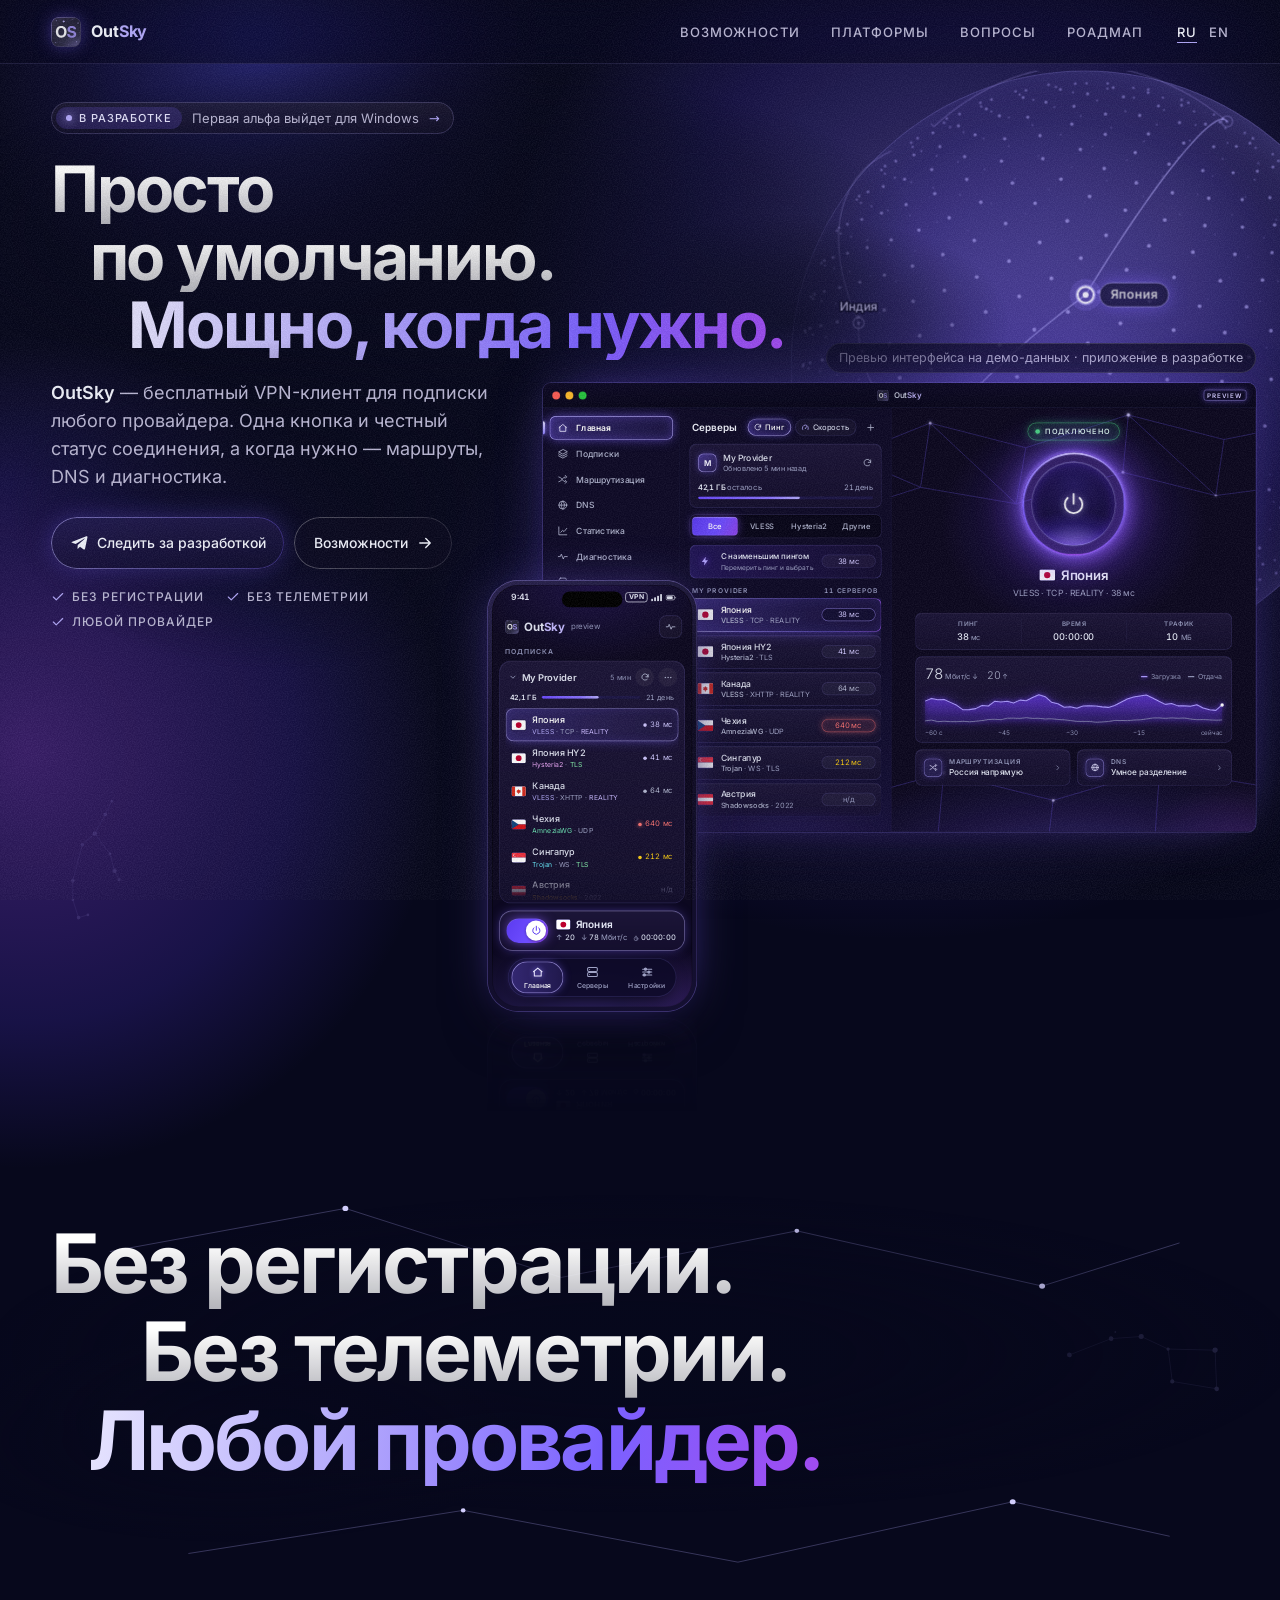
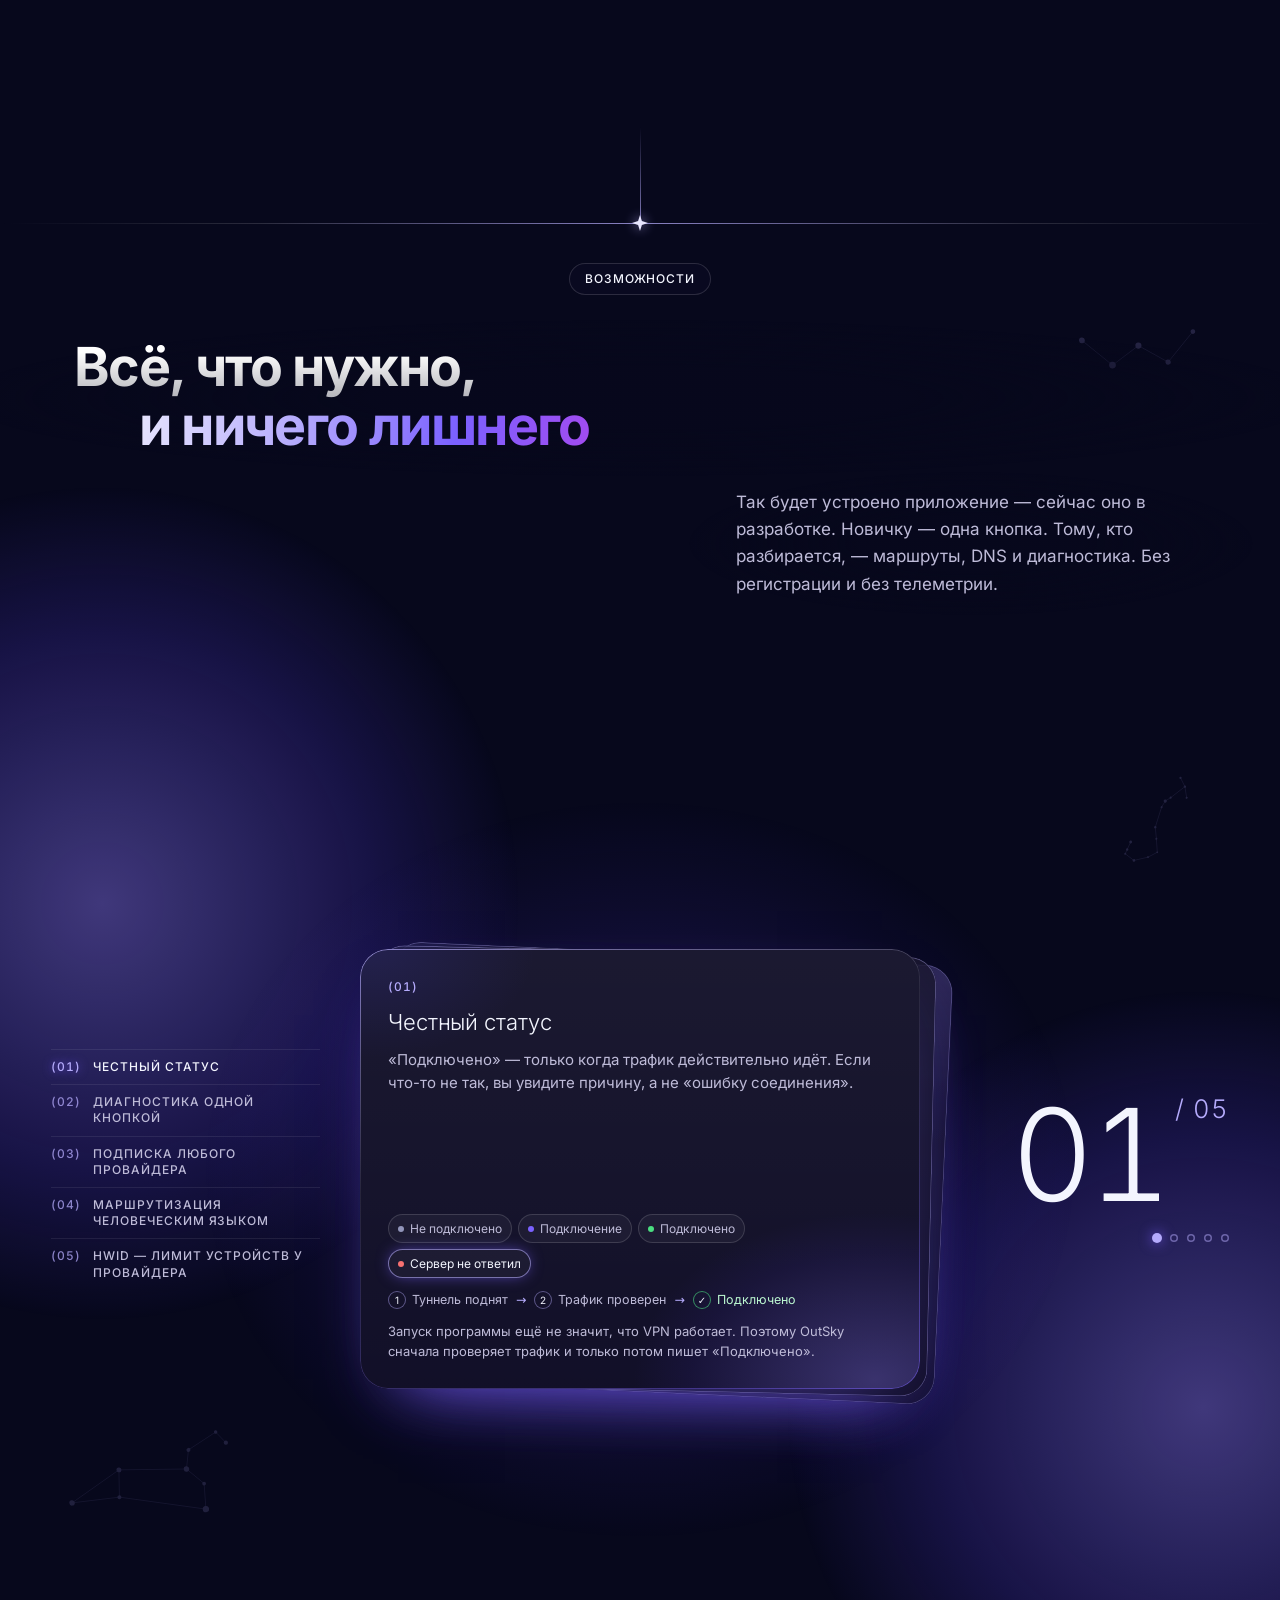
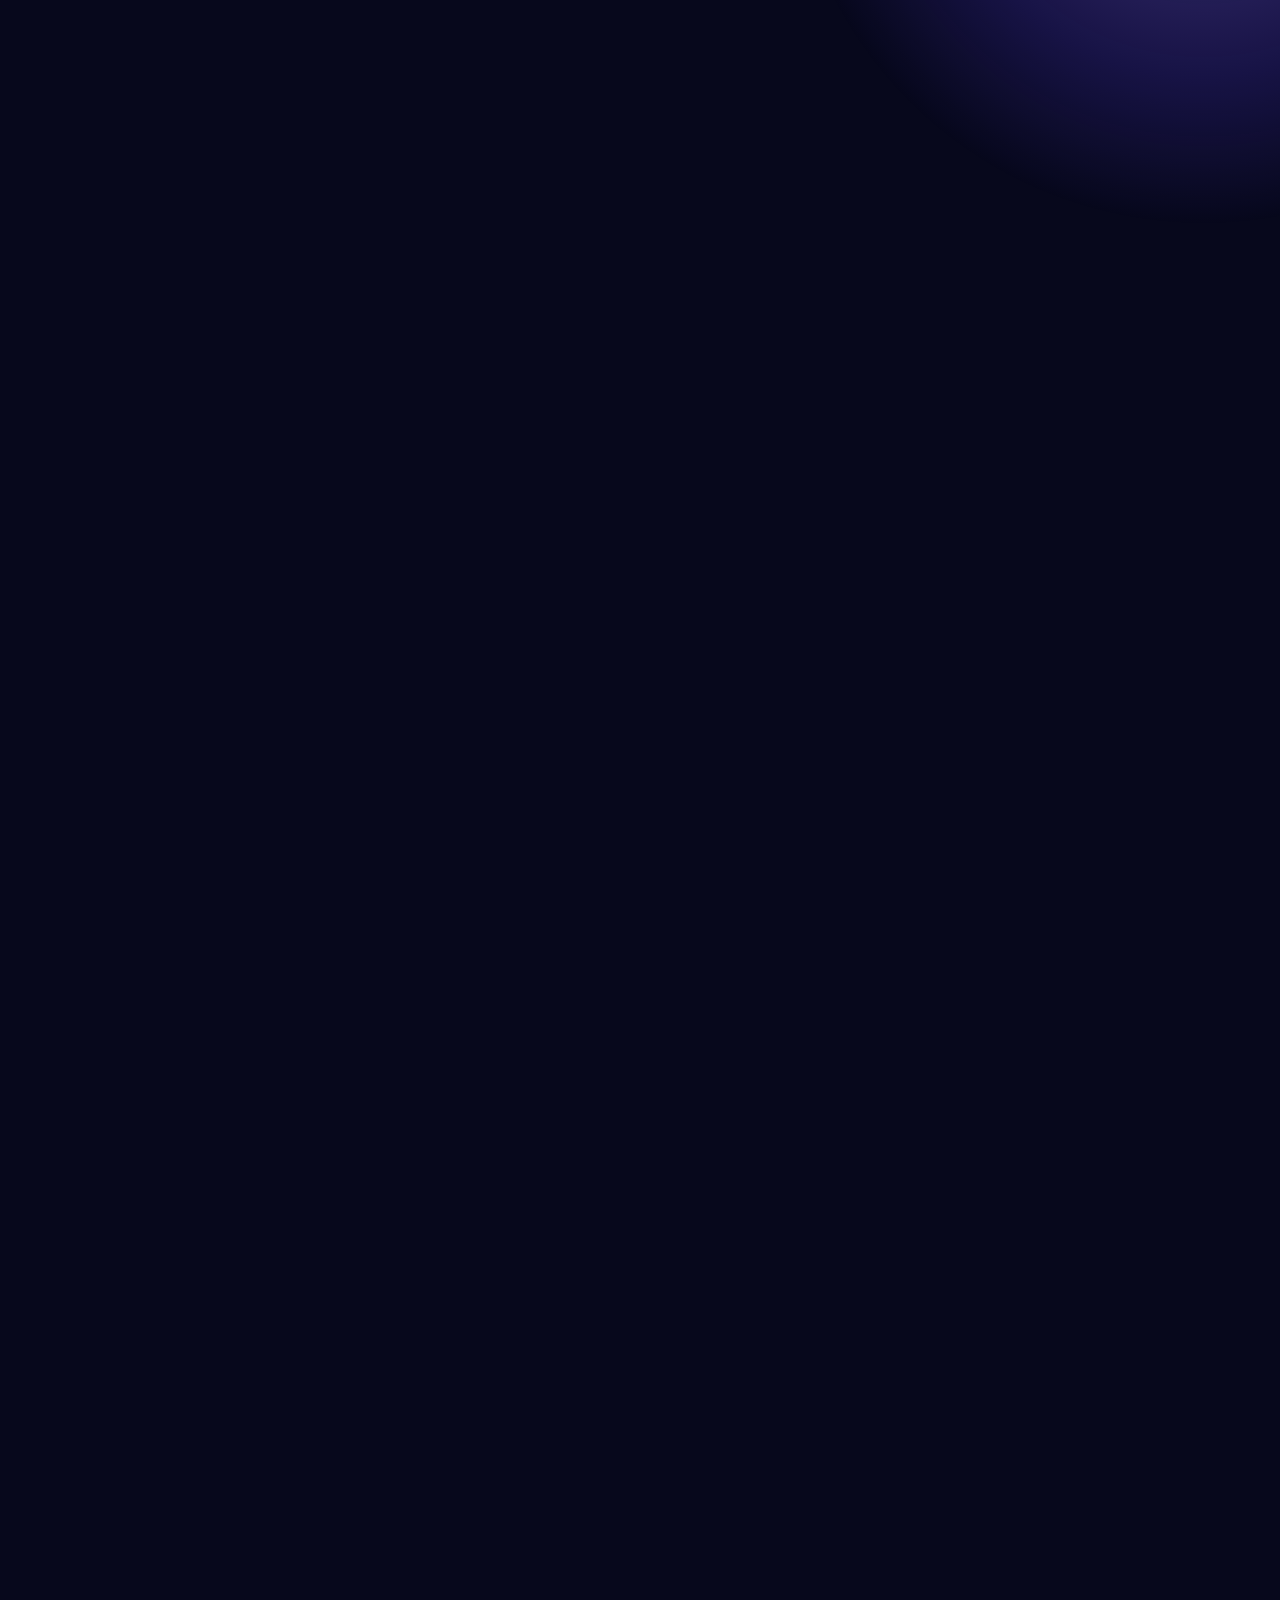
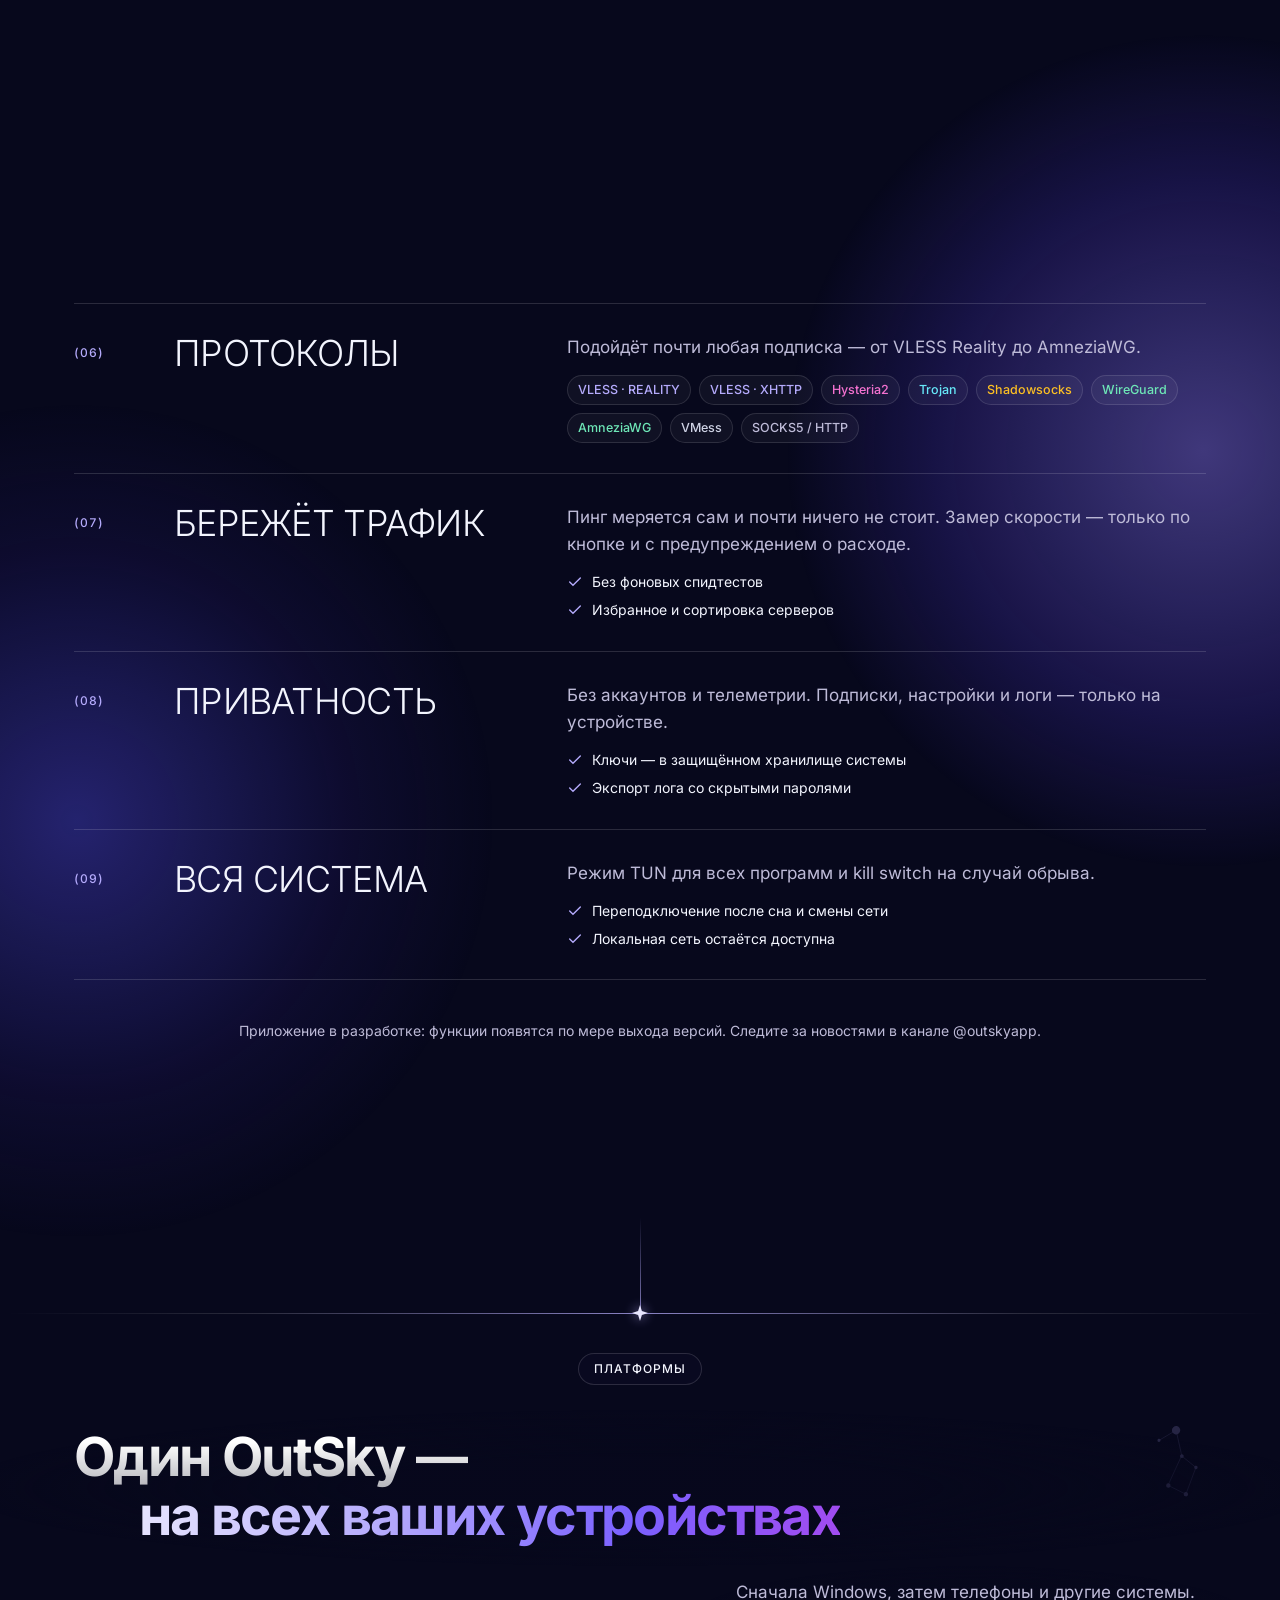
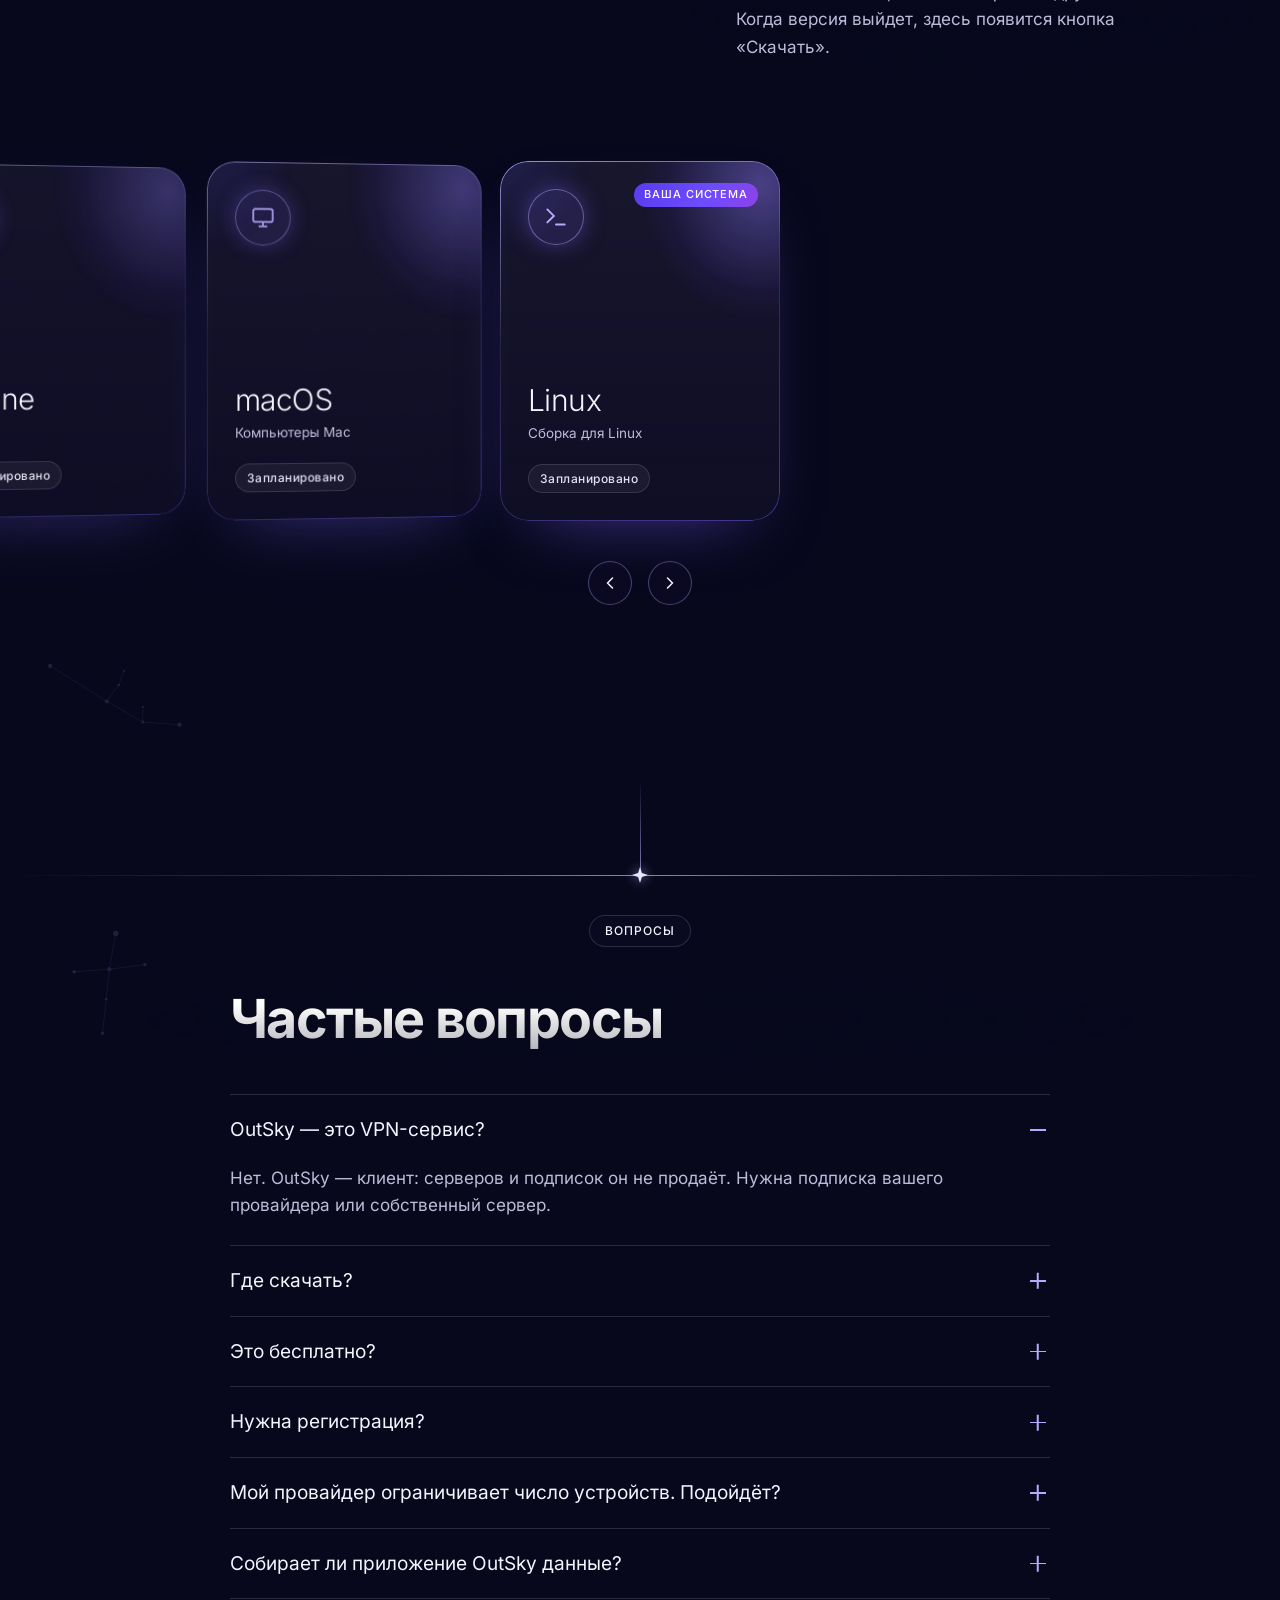
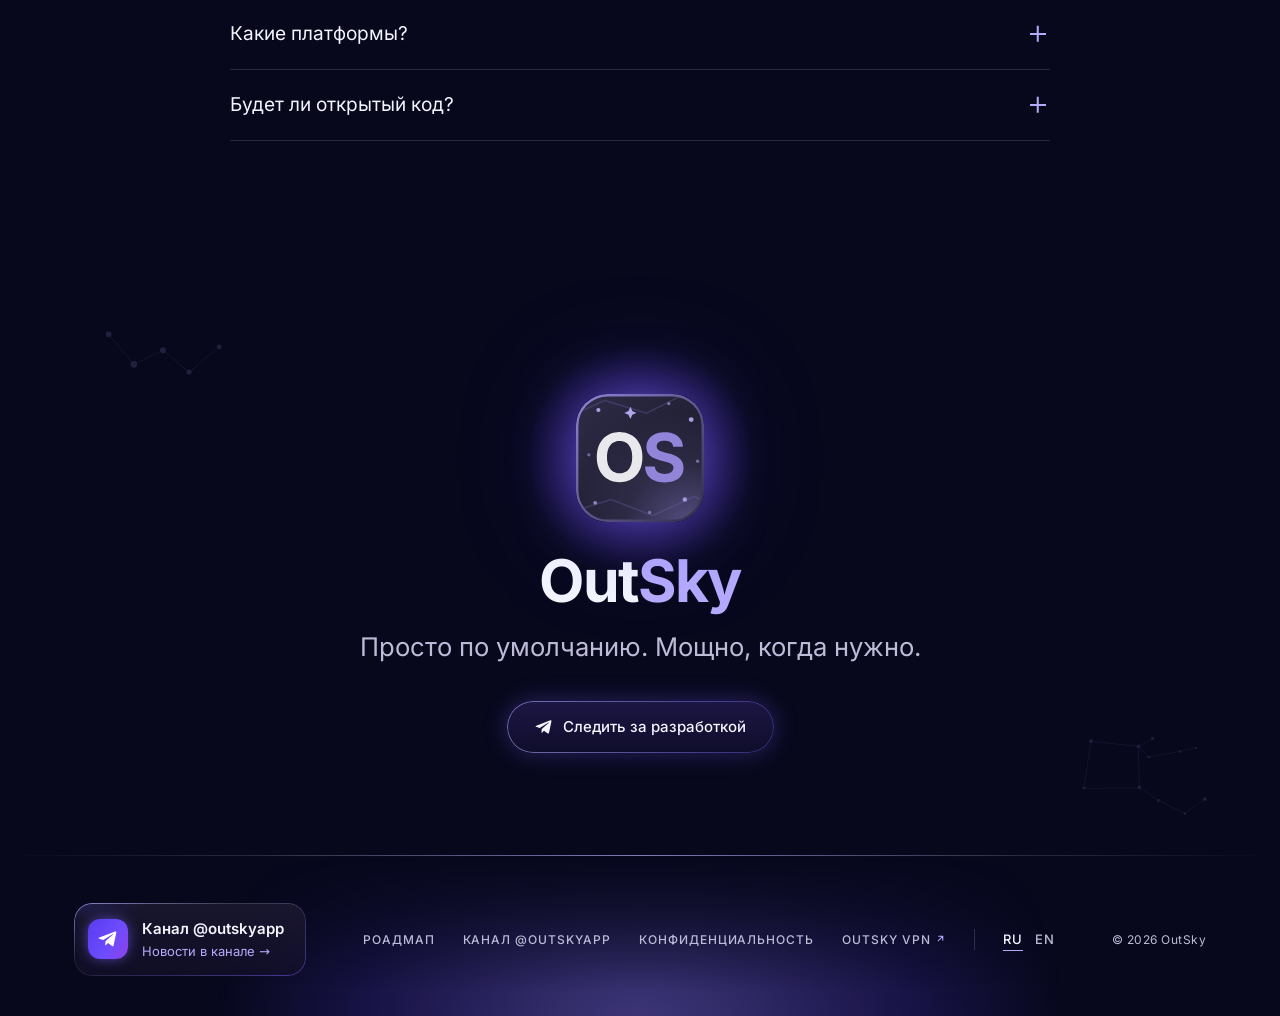
<file: index.html>
<!DOCTYPE html>
<html lang="ru">
<head>
<meta charset="UTF-8">
<meta name="viewport" content="width=device-width, initial-scale=1">
<title>OutSky — бесплатный VPN-клиент для подписки любого провайдера</title>
<meta name="description" content="OutSky — бесплатный VPN-клиент для подписки любого провайдера, сейчас в разработке. В планах: честный статус соединения, диагностика одной кнопкой, понятная маршрутизация и поддержка HWID. Без регистрации и телеметрии.">
<meta http-equiv="Content-Security-Policy" content="default-src 'self'; img-src 'self' data:; style-src 'self' 'unsafe-inline'; script-src 'self'; font-src 'self'; connect-src 'self'; base-uri 'self'; form-action 'none'">
<meta name="referrer" content="strict-origin-when-cross-origin">
<meta name="theme-color" content="#07081c">
<link rel="canonical" href="https://outsky.app/">
<link rel="alternate" hreflang="ru" href="https://outsky.app/">
<link rel="alternate" hreflang="en" href="https://outsky.app/en/">
<link rel="alternate" hreflang="x-default" href="https://outsky.app/en/">
<link rel="icon" href="/assets/img/favicon.svg" type="image/svg+xml">
<link rel="icon" href="/icon.png" type="image/png">
<link rel="apple-touch-icon" href="/icon.png">
<meta property="og:type" content="website">
<meta property="og:site_name" content="OutSky">
<meta property="og:title" content="OutSky — просто по умолчанию, мощно, когда нужно">
<meta property="og:description" content="В разработке: бесплатный VPN-клиент для подписки любого провайдера. Честный статус, диагностика, маршрутизация, HWID.">
<meta property="og:url" content="https://outsky.app/">
<meta property="og:image" content="https://outsky.app/assets/img/og/app-ru.jpg">
<meta property="og:image:type" content="image/jpeg">
<meta property="og:image:width" content="1200">
<meta property="og:image:height" content="630">
<meta property="og:image:alt" content="OutSky — Просто по умолчанию. Мощно, когда нужно.">
<meta property="og:locale" content="ru_RU">
<meta property="og:locale:alternate" content="en_US">
<meta name="twitter:card" content="summary_large_image">
<link rel="preload" href="/assets/fonts/inter-cyrillic.woff2" as="font" type="font/woff2" crossorigin>
<link rel="preload" href="/assets/fonts/inter-latin.woff2" as="font" type="font/woff2" crossorigin>
<link rel="stylesheet" href="/assets/css/fonts.css">
<link rel="stylesheet" href="/assets/css/nebula.css">
<link rel="stylesheet" href="/assets/css/app-ui.css">
<link rel="stylesheet" href="/assets/css/home.css">
<script src="/assets/js/early.js"></script>
<script src="/assets/js/core.js" defer></script>
<script src="/assets/js/sky.js" defer></script>
<script src="/assets/js/app-ui.js" defer></script>
</head>
<body>
<a class="skip" href="#main">К содержимому</a>
<!-- свечение у курсора: один фиксированный слой под содержимым (sky.js; только мышь, без RM и ?shot) -->
<div class="cglow" aria-hidden="true"></div>
<!-- плёночное зерно: фиксированный неподвижный слой поверх всего, только декор -->
<div class="grain" aria-hidden="true"><i></i></div>

<!-- ===== шапка: закреплена всегда, под ней матовая полоса в цвет фона ===== -->
<header class="hd" id="hd">
  <span class="hd-frost" aria-hidden="true"></span>
  <a class="logo" href="/" aria-label="OutSky — на главную"><img class="mark" src="/assets/img/favicon.svg" alt="" width="30" height="30"><span class="word">Out<b>Sky</b></span></a>
  <nav class="hd-nav" aria-label="Главное меню">
    <a href="#features">Возможности</a><a href="#platforms">Платформы</a><a href="#faq">Вопросы</a><a href="/roadmap/">Роадмап</a>
  </nav>
  <div class="lang" role="group" aria-label="Язык"><a class="on" href="/" hreflang="ru" aria-current="true">RU</a><a href="/en/" hreflang="en" lang="en">EN</a></div>
  <!-- мобильное меню — Popover API (работает без JS); где Popover API нет — ссылка на ссылки в подвале -->
  <button class="menu-btn" type="button" popovertarget="menu"><span>Меню</span><i aria-hidden="true"></i></button>
  <a class="menu-btn menu-fb" href="#links"><span>Меню</span><i aria-hidden="true"></i></a>
</header>
<nav class="menu" id="menu" popover aria-label="Меню">
  <div class="neb" aria-hidden="true"><i class="tr"></i><i class="bl ind"></i></div>
  <ol class="menu-list">
    <li><a href="#features"><span class="ix" aria-hidden="true">(01)</span>Возможности</a></li>
    <li><a href="#platforms"><span class="ix" aria-hidden="true">(02)</span>Платформы</a></li>
    <li><a href="#faq"><span class="ix" aria-hidden="true">(03)</span>Вопросы</a></li>
    <li><a href="/roadmap/"><span class="ix" aria-hidden="true">(04)</span>Роадмап</a></li>
  </ol>
  <div class="lang" role="group" aria-label="Язык"><a class="on" href="/" hreflang="ru" aria-current="true">RU</a><a href="/en/" hreflang="en" lang="en">EN</a></div>
</nav>

<main id="main">

<!-- ===== 1. первый экран: текст слева (7/12), справа глобус-созвездие, перед ним окно Windows и телефон ===== -->
<section class="hero" data-live data-fx="/assets/js/fx-home.js" aria-labelledby="hero-h">
  <div class="neb" data-glow="tr bl" aria-hidden="true"><i class="tr"></i><i class="bl mag"></i><i class="tl ind"></i></div>
  <!-- созвездия: по 1–2 на экран, только в пустых полях; где какое — home.css (FAQ и финал — nebula.css) -->
  <svg class="cst c-per" viewBox="-4 -4 56 108" aria-hidden="true"><use href="/assets/img/home/constellations.svg#per"/></svg>
  <div class="hero-in">
    <div class="hero-top hole">
      <a class="tag" href="#platforms"><span class="dot">В разработке</span><span>Первая альфа выйдет для Windows</span><span class="ar" aria-hidden="true">→</span></a>
      <h1 class="h1" id="hero-h"><span class="ln" style="--i:0">Просто</span> <span class="ln l2" style="--i:1">по умолчанию.</span> <span class="ln l3" style="--i:2">Мощно, когда нужно.</span></h1>
    </div>
    <div class="hero-bot hole">
      <p class="lead"><b>OutSky</b> — бесплатный VPN-клиент для подписки любого провайдера. Одна кнопка и честный статус соединения, а когда нужно — маршруты, DNS и диагностика.</p>
      <div class="ctas">
        <a class="pill pill-main" href="https://t.me/outskyapp"><span class="comet" aria-hidden="true"><i></i></span><svg viewBox="0 0 24 24" fill="currentColor" aria-hidden="true"><path d="M21.9 4.6 18.7 19.7c-.2 1-.9 1.3-1.8.8l-4.9-3.6-2.4 2.3c-.3.3-.5.5-1 .5l.4-5 9-8.2c.4-.4-.1-.6-.6-.2L6.3 13.3l-4.8-1.5c-1-.3-1-1 .2-1.5l18.8-7.2c.9-.3 1.6.2 1.4 1.5z"/></svg><span>Следить за разработкой</span></a>
        <a class="pill pill-line" href="#features"><span class="comet" aria-hidden="true"><i></i></span><span>Возможности</span><svg class="arr" viewBox="0 0 24 24" fill="none" stroke="currentColor" stroke-width="1.8" stroke-linecap="round" stroke-linejoin="round" aria-hidden="true"><path d="M5 12h14M13 6l6 6-6 6"/></svg></a>
      </div>
      <ul class="checks">
        <li><svg viewBox="0 0 24 24" fill="none" stroke="currentColor" stroke-width="2" stroke-linecap="round" stroke-linejoin="round" aria-hidden="true"><path d="M20 6 9 17l-5-5"/></svg>Без регистрации</li>
        <li><svg viewBox="0 0 24 24" fill="none" stroke="currentColor" stroke-width="2" stroke-linecap="round" stroke-linejoin="round" aria-hidden="true"><path d="M20 6 9 17l-5-5"/></svg>Без телеметрии</li>
        <li><svg viewBox="0 0 24 24" fill="none" stroke="currentColor" stroke-width="2" stroke-linecap="round" stroke-linejoin="round" aria-hidden="true"><path d="M20 6 9 17l-5-5"/></svg>Любой провайдер</li>
      </ul>
    </div>
    <!-- сцена: глобус (Canvas 2D; без JS — globe.svg), окно Windows (главное), телефон (зеркало окна) -->
    <div class="stage">
      <div class="globe" aria-hidden="true"><canvas width="640" height="640"></canvas></div>
      <div class="w-box">
<!-- ===== окно приложения ===== -->
<div class="os-ui osw st-on" role="group" aria-label="Превью: OutSky для Windows, главный экран">
  <div class="osw-tb">
    <div class="osw-dots" aria-hidden="true"><i></i><i></i><i></i></div>
    <div class="osw-wm"><img src="/assets/img/favicon.svg" alt=""><span>Out<b>Sky</b></span></div>
    <span class="osw-badge">preview</span>
  </div>
  <div class="osw-body">

    <div class="osw-rail" role="group" aria-label="Разделы приложения">
      <div class="osw-navs">
        <span class="osw-nav on" data-k="home" title="Главная"><svg viewBox="0 0 24 24" fill="none" stroke="currentColor" stroke-width="1.7" stroke-linecap="round" stroke-linejoin="round"><path d="M4.5 11.5 12 5l7.5 6.5M6 10v9h12v-9"/></svg><span class="t">Главная</span></span>
        <span class="osw-nav" data-k="subs" title="Подписки"><svg viewBox="0 0 24 24" fill="none" stroke="currentColor" stroke-width="1.7" stroke-linecap="round" stroke-linejoin="round"><path d="M12 4 3.5 8.5 12 13l8.5-4.5z"/><path d="M3.5 12.5 12 17l8.5-4.5"/><path d="M3.5 16.5 12 21l8.5-4.5"/></svg><span class="t">Подписки</span></span>
        <span class="osw-nav" data-k="route" title="Маршрутизация"><svg viewBox="0 0 24 24" fill="none" stroke="currentColor" stroke-width="1.7" stroke-linecap="round" stroke-linejoin="round"><path d="M4 17c6.5 0 6.5-10 13-10M4 7c6.5 0 6.5 10 13 10M17 4l3 3-3 3M17 14l3 3-3 3"/></svg><span class="t">Маршрутизация</span></span>
        <span class="osw-nav" data-k="dns" title="DNS"><svg viewBox="0 0 24 24" fill="none" stroke="currentColor" stroke-width="1.7" stroke-linecap="round" stroke-linejoin="round"><circle cx="12" cy="12" r="8"/><path d="M4 12h16M12 4c-4.5 4.5-4.5 11.5 0 16M12 4c4.5 4.5 4.5 11.5 0 16"/></svg><span class="t">DNS</span></span>
        <span class="osw-nav" data-k="stat" title="Статистика"><svg viewBox="0 0 24 24" fill="none" stroke="currentColor" stroke-width="1.7" stroke-linecap="round" stroke-linejoin="round"><path d="M4 4v16h16"/><path d="M8 15l3.5-4 3 2.5L20 7"/></svg><span class="t">Статистика</span></span>
        <span class="osw-nav" data-k="diag" title="Диагностика"><i class="dot"></i><svg viewBox="0 0 24 24" fill="none" stroke="currentColor" stroke-width="1.7" stroke-linecap="round" stroke-linejoin="round"><path d="M3 12h4l2-5 4 10 2-5h6"/></svg><span class="t">Диагностика</span></span>
        <span class="osw-nav" data-k="log" title="Журнал"><svg viewBox="0 0 24 24" fill="none" stroke="currentColor" stroke-width="1.7" stroke-linecap="round" stroke-linejoin="round"><rect x="5" y="3.5" width="14" height="17" rx="2.5"/><path d="M9 8.5h6M9 12h6M9 15.5h3.5"/></svg><span class="t">Журнал</span></span>
      </div>
      <span class="sp"></span>
      <span class="osw-nav" data-k="set" title="Настройки"><svg viewBox="0 0 24 24" fill="none" stroke="currentColor" stroke-width="1.7" stroke-linecap="round"><path d="M4 7h16M4 12h16M4 17h16"/><circle cx="9" cy="7" r="1.9" fill="currentColor"/><circle cx="15" cy="12" r="1.9" fill="currentColor"/><circle cx="7" cy="17" r="1.9" fill="currentColor"/></svg><span class="t">Настройки</span></span>
      <div class="osw-mode" id="oswMode" role="radiogroup" aria-label="Режим подключения">
        <span class="on" data-m="0" role="radio" tabindex="-1" aria-checked="true" title="Прокси: системный прокси — через VPN идут программы, которые его поддерживают"><svg viewBox="0 0 24 24" fill="none" stroke="currentColor" stroke-width="2" stroke-linecap="round" stroke-linejoin="round"><path d="M3.5 12h12M11.5 7.5 16 12l-4.5 4.5"/><path d="M20 5v14"/></svg><span class="t">Прокси</span></span>
        <span data-m="1" role="radio" tabindex="-1" aria-checked="false" title="Туннель (TUN): весь трафик устройства"><svg viewBox="0 0 24 24" fill="none" stroke="currentColor" stroke-width="2" stroke-linecap="round" stroke-linejoin="round"><path d="M3.5 20v-8a8.5 8.5 0 0 1 17 0v8"/><path d="M8 20v-7a4 4 0 0 1 8 0v7"/><path d="M2.5 20h19"/></svg><span class="t">Туннель</span></span>
      </div>
      <span class="osw-nav osw-fold" role="button" tabindex="-1" data-act="fold" aria-expanded="true" title="Свернуть меню"><svg viewBox="0 0 24 24" fill="none" stroke="currentColor" stroke-width="1.7" stroke-linecap="round" stroke-linejoin="round"><rect x="3.5" y="4.5" width="17" height="15" rx="3"/><path d="M9.5 4.5v15M15.5 10l-2 2 2 2"/></svg><span class="t">Свернуть</span></span>
    </div>

    <div class="osw-side" role="group" aria-label="Серверы">
      <div class="osw-h"><span class="osw-ht">Серверы</span>
        <span class="osw-tool on" role="button" tabindex="-1" data-act="reping" aria-pressed="true" title="Показать и перемерить пинг всех серверов"><svg viewBox="0 0 24 24" fill="none" stroke="currentColor" stroke-width="2.2" stroke-linecap="round" stroke-linejoin="round"><path d="M20 11a8 8 0 1 0-2.3 5.3"/><path d="M20 4v6h-6"/></svg><span>Пинг</span></span>
        <span class="osw-tool" role="button" tabindex="-1" data-act="speed" aria-haspopup="dialog" title="Тест скорости всех серверов — скорость появится рядом с каждым сервером"><svg viewBox="0 0 24 24" fill="none" stroke="currentColor" stroke-width="2.2" stroke-linecap="round" stroke-linejoin="round"><path d="M4.5 17.5a8.5 8.5 0 1 1 15 0"/><path d="M12 14.5 16 9"/><circle cx="12" cy="14.5" r="1.3" fill="currentColor" stroke="none"/></svg><span id="oswSpeedLbl">Скорость</span></span>
        <span class="osw-ib" role="button" tabindex="-1" aria-label="Добавить подписку" title="Добавить подписку"><svg viewBox="0 0 24 24" fill="none" stroke="currentColor" stroke-width="2" stroke-linecap="round"><path d="M12 5v14M5 12h14"/></svg></span>
      </div>
      <!-- тест скорости тратит трафик подписки — сначала спрашиваем -->
      <div class="osw-ask" id="oswAsk" role="dialog" aria-label="Тест скорости" hidden>
        <p>Тест скорости всех серверов потратит около <b>150 МБ</b> трафика подписки.</p>
        <div><span class="osw-btn" role="button" tabindex="-1" data-act="speed-cancel">Отмена</span><span class="osw-btn pri" role="button" tabindex="-1" data-act="speed-run">Запустить</span></div>
      </div>
      <div class="osw-sub">
        <div class="osw-sub-h"><span class="osw-av">M</span><div class="osw-g"><b>My Provider</b><small>Обновлено 5 мин назад</small></div>
          <span class="osw-ib" aria-hidden="true"><svg viewBox="0 0 24 24" fill="none" stroke="currentColor" stroke-width="2" stroke-linecap="round" stroke-linejoin="round"><path d="M20 11a8 8 0 1 0-2.3 5.3"/><path d="M20 4v6h-6"/></svg></span></div>
        <div class="osw-quota"><span><b>42,1 ГБ</b> осталось</span><span>21 день</span></div>
        <div class="osw-bar"><i></i></div>
      </div>
      <div class="osw-seg" id="oswFlt"><span class="on" data-f="all">Все</span><span data-f="v">VLESS</span><span data-f="h">Hysteria2</span><span data-f="o">Другие</span></div>
      <div class="osw-list">
        <div class="osw-row osw-fast" role="button" tabindex="-1" data-fast><span class="bolt"><svg viewBox="0 0 24 24"><path d="M13 2 4 14h6l-1 8 9-12h-6l1-8z" fill="currentColor"/></svg></span><div class="osw-g"><b>С наименьшим пингом</b><small>Перемерить пинг и выбрать</small></div><span class="osw-ping q1" id="oswFastPing">38 мс</span></div>
        <div class="osw-gl"><span>My Provider</span><span>11 серверов</span></div>
        <div id="oswRows">
          <div class="osw-row sel"><span class="osw-fl"><svg viewBox="0 0 30 20"><rect width="30" height="20" fill="#fff"/><circle cx="15" cy="10" r="6" fill="#bc002d"/></svg></span><div class="osw-g"><b>Япония</b><small><i>VLESS</i> · TCP · REALITY</small></div><span class="osw-ping q1">38 мс</span></div>
          <div class="osw-row"><span class="osw-fl"><svg viewBox="0 0 30 20"><rect width="30" height="20" fill="#fff"/><circle cx="15" cy="10" r="6" fill="#bc002d"/></svg></span><div class="osw-g"><b>Япония HY2</b><small><i>Hysteria2</i> · TLS</small></div><span class="osw-ping q1">41 мс</span></div>
          <div class="osw-row"><span class="osw-fl"><svg viewBox="0 0 30 20"><rect width="30" height="20" fill="#fff"/><rect width="7.5" height="20" fill="#d52b1e"/><rect x="22.5" width="7.5" height="20" fill="#d52b1e"/><path d="M15 5l1.4 3 2.6-1-1 3.6 2-.6-2 3h-2.2v2.5h-1.6V13H12l-2-3 2 .6-1-3.6 2.6 1z" fill="#d52b1e"/></svg></span><div class="osw-g"><b>Канада</b><small><i>VLESS</i> · XHTTP · REALITY</small></div><span class="osw-ping q2">64 мс</span></div>
          <div class="osw-row"><span class="osw-fl"><svg viewBox="0 0 30 20"><rect width="30" height="10" fill="#fff"/><rect y="10" width="30" height="10" fill="#d7141a"/><path d="M0 0 15 10 0 20Z" fill="#11457e"/></svg></span><div class="osw-g"><b>Чехия</b><small><i>AmneziaWG</i> · UDP</small></div><span class="osw-ping q4">640 мс</span></div>
          <div class="osw-row"><span class="osw-fl"><svg viewBox="0 0 30 20"><rect width="30" height="10" fill="#ef3340"/><rect y="10" width="30" height="10" fill="#fff"/><circle cx="7" cy="5" r="3" fill="#fff"/><circle cx="8.2" cy="5" r="3" fill="#ef3340"/></svg></span><div class="osw-g"><b>Сингапур</b><small><i>Trojan</i> · WS · TLS</small></div><span class="osw-ping q3">212 мс</span></div>
          <div class="osw-row"><span class="osw-fl"><svg viewBox="0 0 30 20"><rect width="30" height="20" fill="#ed2939"/><rect y="6.7" width="30" height="6.6" fill="#fff"/></svg></span><div class="osw-g"><b>Австрия</b><small><i>Shadowsocks</i> · 2022</small></div><span class="osw-ping na">н/д</span></div>
          <div class="osw-row"><span class="osw-fl"><svg viewBox="0 0 30 20"><rect width="10" height="20" fill="#009246"/><rect x="10" width="10" height="20" fill="#fff"/><rect x="20" width="10" height="20" fill="#ce2b37"/></svg></span><div class="osw-g"><b>Италия</b><small><i>VLESS</i> · TCP · REALITY</small></div><span class="osw-ping q1">57 мс</span></div>
          <div class="osw-row"><span class="osw-fl"><svg viewBox="0 0 30 20"><rect width="30" height="20" fill="#aa151b"/><rect y="5" width="30" height="10" fill="#f1bf00"/></svg></span><div class="osw-g"><b>Испания</b><small><i>Hysteria2</i> · TLS</small></div><span class="osw-ping q2">83 мс</span></div>
          <div class="osw-row"><span class="osw-fl"><svg viewBox="0 0 30 20"><rect width="30" height="20" fill="#009c3b"/><path d="M15 3 27 10 15 17 3 10z" fill="#ffdf00"/><circle cx="15" cy="10" r="4.2" fill="#002776"/></svg></span><div class="osw-g"><b>Бразилия</b><small><i>VLESS</i> · gRPC · REALITY</small></div><span class="osw-ping q3">188 мс</span></div>
          <div class="osw-row"><span class="osw-fl"><svg viewBox="0 0 30 20"><rect width="30" height="20" fill="#fff"/><rect width="30" height="6.67" fill="#ff9933"/><rect y="13.33" width="30" height="6.67" fill="#138808"/><circle cx="15" cy="10" r="2.6" fill="none" stroke="#000080" stroke-width=".8"/></svg></span><div class="osw-g"><b>Индия</b><small><i>Trojan</i> · WS · TLS</small></div><span class="osw-ping q2">134 мс</span></div>
          <div class="osw-row"><span class="osw-fl"><svg viewBox="0 0 30 20"><rect width="30" height="20" fill="#74acdf"/><rect y="6.67" width="30" height="6.67" fill="#fff"/><circle cx="15" cy="10" r="2" fill="#f6b40e"/></svg></span><div class="osw-g"><b>Аргентина</b><small><i>Shadowsocks</i> · 2022</small></div><span class="osw-ping q3">233 мс</span></div>
        </div>
      </div>
    </div>

    <div class="osw-home" role="group" aria-label="Подключение">
      <svg class="osw-net" viewBox="0 0 640 620" preserveAspectRatio="xMidYMid slice" aria-hidden="true">
        <g class="l">
          <path vector-effect="non-scaling-stroke" d="M-10 70 L110 22 L250 58 L400 10 L540 46 L650 24"/>
          <path vector-effect="non-scaling-stroke" d="M-10 150 L96 116 L236 140 L392 94 L528 128 L650 112"/>
          <path vector-effect="non-scaling-stroke" d="M110 22 L96 116M250 58 L236 140M400 10 L392 94M540 46 L528 128"/>
          <path vector-effect="non-scaling-stroke" d="M-10 70 L96 116M110 22 L236 140M400 10 L528 128"/>
          <path vector-effect="non-scaling-stroke" d="M-10 572 L130 534 L290 574 L446 528 L590 552 L650 544"/>
          <path vector-effect="non-scaling-stroke" d="M130 534 L120 640M290 574 L282 640M446 528 L438 640M590 552 L584 640"/>
        </g>
        <g class="s">
          <circle cx="110" cy="22" r="2" opacity=".7"/><circle cx="392" cy="94" r="2" opacity=".7"/><circle cx="290" cy="574" r="2" opacity=".7"/>
          <circle cx="400" cy="10" r="2.5" opacity=".85"/><circle cx="130" cy="534" r="2.5" opacity=".8"/><circle cx="528" cy="128" r="1.6" opacity=".6"/>
        </g>
      </svg>

      <span class="osw-kick" role="status"><i class="led"></i><span id="oswKick">Подключено</span></span>
      <div class="osw-dial" id="oswPw" role="button" tabindex="-1" aria-label="Отключить">
        <i class="bloom"></i><i class="track"></i>
        <svg class="spin" viewBox="0 0 124 124" aria-hidden="true"><circle cx="62" cy="62" r="61" fill="none" stroke="currentColor" stroke-width="2" stroke-linecap="round" stroke-dasharray="80 304"/></svg>
        <i class="ring"></i>
        <span class="osw-pb"><svg viewBox="0 0 24 24" fill="none" stroke="currentColor" stroke-width="1.6" stroke-linecap="round"><path d="M12 3v9"/><path d="M6.6 6.6a8 8 0 1 0 10.8 0"/></svg></span>
      </div>
      <div class="osw-title" id="oswTitle"><span class="osw-fl"><svg viewBox="0 0 30 20"><rect width="30" height="20" fill="#fff"/><circle cx="15" cy="10" r="6" fill="#bc002d"/></svg></span>Япония</div>
      <div class="osw-subt" id="oswSub">VLESS · TCP · REALITY · 38 мс</div>
      <!-- полоса и действия при ошибке занимают одно место: при смене состояния ничего не сдвигается -->
      <div class="osw-strip">
        <div><div class="osw-k">Пинг</div><div class="osw-v" id="oswPing">38 <small>мс</small></div></div>
        <div><div class="osw-k">Время</div><div class="osw-v" id="oswTm">00:42:17</div></div>
        <div><div class="osw-k">Трафик</div><div class="osw-v" id="oswTr">1,2 <small>ГБ</small></div></div>
        <span class="osw-acts"><span class="osw-btn pri" role="button" tabindex="-1" data-act="retry">Повторить</span><span class="osw-btn" role="button" tabindex="-1" data-act="another">Другой сервер</span></span>
      </div>

      <div class="osw-chart">
        <div class="osw-ch-h"><span class="osw-big"><span id="oswDn">84</span><small>Мбит/с ↓</small></span><span class="osw-big up"><span id="oswUp">23</span><small>↑</small></span><span class="sp"></span>
          <span class="lg"><span><i></i>Загрузка</span><span><i class="u"></i>Отдача</span></span></div>
        <svg viewBox="0 0 452 58" preserveAspectRatio="none" aria-hidden="true">
          <defs><linearGradient id="oswArea" x1="0" y1="0" x2="0" y2="1"><stop offset="0" class="c0"/><stop offset="1" class="c1"/></linearGradient></defs>
          <path class="gr" vector-effect="non-scaling-stroke" d="M0 14.5H452M0 34H452"/>
          <path class="ar" d="M0 22.4L9.6 16.3L19.2 20L28.9 16.7L38.5 19.6L48.1 23.3L57.7 27.5L67.3 34.4L76.9 35L86.6 32.3L96.2 26.2L105.8 23.3L115.4 24.6L125 19.3L134.6 20.7L144.3 22.6L153.9 18L163.5 17.7L173.1 13.4L182.7 14L192.3 13.2L202 18.7L211.6 23.5L221.2 29.3L230.8 32.8L240.4 31.1L250 28.4L259.7 29.8L269.3 28.9L278.9 28.3L288.5 25.7L298.1 26.1L307.7 25.2L317.4 19.5L327 16.2L336.6 11.8L346.2 10.4L355.8 14.2L365.4 21L375.1 22.4L384.7 24.6L394.3 22.5L403.9 25L413.5 27.4L423.1 27.1L432.8 26.6L442.4 25.2L452 23.2L452 58L0 58Z"/>
          <path class="up" vector-effect="non-scaling-stroke" d="M0 49.9L9.6 48.7L19.2 51.1L28.9 50.5L38.5 51.1L48.1 51.1L57.7 50.6L67.3 51.3L76.9 50.5L86.6 49.5L96.2 47.9L105.8 47.5L115.4 48.2L125 45.9L134.6 45.8L144.3 46.2L153.9 45.1L163.5 46.2L173.1 46L182.7 47.1L192.3 46.7L202 47.8L211.6 48.3L221.2 49.5L230.8 50.7L240.4 50.8L250 50.8L259.7 52L269.3 51.6L278.9 50.9L288.5 49.3L298.1 49.3L307.7 49.6L317.4 48.7L327 48.4L336.6 47L346.2 45.6L355.8 45.4L365.4 46.1L375.1 45.4L384.7 46L394.3 45.6L403.9 47.1L413.5 48.2L423.1 47.9L432.8 48.4L442.4 48.9L452 48.5"/>
          <path class="dn" vector-effect="non-scaling-stroke" d="M0 22.4L9.6 16.3L19.2 20L28.9 16.7L38.5 19.6L48.1 23.3L57.7 27.5L67.3 34.4L76.9 35L86.6 32.3L96.2 26.2L105.8 23.3L115.4 24.6L125 19.3L134.6 20.7L144.3 22.6L153.9 18L163.5 17.7L173.1 13.4L182.7 14L192.3 13.2L202 18.7L211.6 23.5L221.2 29.3L230.8 32.8L240.4 31.1L250 28.4L259.7 29.8L269.3 28.9L278.9 28.3L288.5 25.7L298.1 26.1L307.7 25.2L317.4 19.5L327 16.2L336.6 11.8L346.2 10.4L355.8 14.2L365.4 21L375.1 22.4L384.7 24.6L394.3 22.5L403.9 25L413.5 27.4L423.1 27.1L432.8 26.6L442.4 25.2L452 23.2"/>
          <circle class="now" cx="452" cy="23.2" r="2.6"/>
        </svg>
        <div class="osw-ax"><span>−60 с</span><span>−45</span><span>−30</span><span>−15</span><span>сейчас</span></div>
      </div>

      <div class="osw-cards">
        <div class="osw-card" role="button" tabindex="-1" data-k="route"><span class="ci"><svg viewBox="0 0 24 24" fill="none" stroke="currentColor" stroke-width="1.8" stroke-linecap="round" stroke-linejoin="round"><path d="M4 17c6.5 0 6.5-10 13-10M4 7c6.5 0 6.5 10 13 10M17 4l3 3-3 3M17 14l3 3-3 3"/></svg></span>
          <div class="osw-g"><small>Маршрутизация</small><b id="oswRoute">Россия напрямую</b></div><span class="chev"><svg viewBox="0 0 24 24" fill="none" stroke="currentColor" stroke-width="2.2" stroke-linecap="round" stroke-linejoin="round"><path d="M9 6l6 6-6 6"/></svg></span></div>
        <div class="osw-card" role="button" tabindex="-1" data-k="dns"><span class="ci"><svg viewBox="0 0 24 24" fill="none" stroke="currentColor" stroke-width="1.8" stroke-linecap="round" stroke-linejoin="round"><circle cx="12" cy="12" r="8"/><path d="M4 12h16M12 4c-4.5 4.5-4.5 11.5 0 16M12 4c4.5 4.5 4.5 11.5 0 16"/></svg></span>
          <div class="osw-g"><small>DNS</small><b>Умное разделение</b></div><span class="chev"><svg viewBox="0 0 24 24" fill="none" stroke="currentColor" stroke-width="2.2" stroke-linecap="round" stroke-linejoin="round"><path d="M9 6l6 6-6 6"/></svg></span></div>
      </div>
    </div>
  </div>
</div>
<!-- ===== /окно ===== -->
      </div>
      <div class="p-box">
<!-- ===== телефон (стили — app-ui.css, логика — app-ui.js).
     Зеркало окна Windows: тот же сервер, пинги, состояние; нажатия передаются окну. Без JS — статичный «Подключено». ===== -->
<div class="os-ui osp st-on" role="group" aria-label="Превью: OutSky на телефоне">
  <div class="osp-scr">
    <div class="osp-sb"><span>9:41</span><i class="osp-isl"></i>
      <span class="osp-sbi" aria-hidden="true"><span class="osp-vpn">VPN</span><svg viewBox="0 0 18 12" fill="currentColor"><rect x="0" y="8" width="3" height="4" rx="1"/><rect x="5" y="5.5" width="3" height="6.5" rx="1"/><rect x="10" y="3" width="3" height="9" rx="1"/><rect x="15" y="0" width="3" height="12" rx="1"/></svg><svg viewBox="0 0 24 12" fill="none" stroke="currentColor" stroke-width="1.4"><rect x="1" y="1" width="19" height="10" rx="3"/><rect x="3" y="3" width="13" height="6" rx="1.5" fill="currentColor" stroke="none"/><path d="M22.5 4.5v3"/></svg></span></div>
    <div class="osp-h"><span class="osp-wm"><img src="/assets/img/favicon.svg" alt=""><span>Out<b>Sky</b></span></span><span class="osp-ver">preview</span>
      <span class="osw-ib" aria-hidden="true"><svg viewBox="0 0 24 24" fill="none" stroke="currentColor" stroke-width="1.8" stroke-linecap="round" stroke-linejoin="round"><path d="M3 12h4l2-5 4 10 2-5h6"/></svg></span></div>

    <div class="osp-lbl">Подписка</div>
    <div class="osp-prov">
      <div class="osp-ph"><span class="chev"><svg viewBox="0 0 24 24" fill="none" stroke="currentColor" stroke-width="2.4" stroke-linecap="round" stroke-linejoin="round"><path d="m6 9 6 6 6-6"/></svg></span><b>My Provider</b><small>5 мин</small>
        <span class="osp-rb" role="button" tabindex="-1" data-osp-act="reping" aria-label="Перемерить пинг всех серверов"><svg viewBox="0 0 24 24" fill="none" stroke="currentColor" stroke-width="2.2" stroke-linecap="round" stroke-linejoin="round"><path d="M20 11a8 8 0 1 0-2.3 5.3"/><path d="M20 4v6h-6"/></svg></span>
        <span class="osp-rb" aria-hidden="true"><svg viewBox="0 0 24 24" fill="currentColor"><circle cx="5" cy="12" r="1.8"/><circle cx="12" cy="12" r="1.8"/><circle cx="19" cy="12" r="1.8"/></svg></span></div>
      <div class="osp-q"><span><b>42,1 ГБ</b></span><span class="osw-bar"><i></i></span><span>21 день</span></div>
      <div class="osp-rows">
        <div class="osp-row sel" data-i="0" role="button" tabindex="-1"><span class="osw-fl"><svg viewBox="0 0 30 20"><rect width="30" height="20" fill="#fff"/><circle cx="15" cy="10" r="6" fill="#bc002d"/></svg></span><span class="g"><b>Япония</b><small><span class="pv">VLESS</span> · TCP · <span class="pr">REALITY</span></small></span><span class="osp-pg q1">38 мс</span></div>
        <div class="osp-row" data-i="1" role="button" tabindex="-1"><span class="osw-fl"><svg viewBox="0 0 30 20"><rect width="30" height="20" fill="#fff"/><circle cx="15" cy="10" r="6" fill="#bc002d"/></svg></span><span class="g"><b>Япония HY2</b><small><span class="ph">Hysteria2</span> · <span class="pt">TLS</span></small></span><span class="osp-pg q1">41 мс</span></div>
        <div class="osp-row" data-i="2" role="button" tabindex="-1"><span class="osw-fl"><svg viewBox="0 0 30 20"><rect width="30" height="20" fill="#fff"/><rect width="7.5" height="20" fill="#d52b1e"/><rect x="22.5" width="7.5" height="20" fill="#d52b1e"/><path d="M15 5l1.4 3 2.6-1-1 3.6 2-.6-2 3h-2.2v2.5h-1.6V13H12l-2-3 2 .6-1-3.6 2.6 1z" fill="#d52b1e"/></svg></span><span class="g"><b>Канада</b><small><span class="pv">VLESS</span> · XHTTP · <span class="pr">REALITY</span></small></span><span class="osp-pg q2">64 мс</span></div>
        <div class="osp-row" data-i="3" role="button" tabindex="-1"><span class="osw-fl"><svg viewBox="0 0 30 20"><rect width="30" height="10" fill="#fff"/><rect y="10" width="30" height="10" fill="#d7141a"/><path d="M0 0 15 10 0 20Z" fill="#11457e"/></svg></span><span class="g"><b>Чехия</b><small><span class="pw">AmneziaWG</span> · UDP</small></span><span class="osp-pg q4">640 мс</span></div>
        <div class="osp-row" data-i="4" role="button" tabindex="-1"><span class="osw-fl"><svg viewBox="0 0 30 20"><rect width="30" height="10" fill="#ef3340"/><rect y="10" width="30" height="10" fill="#fff"/><circle cx="7" cy="5" r="3" fill="#fff"/><circle cx="8.2" cy="5" r="3" fill="#ef3340"/></svg></span><span class="g"><b>Сингапур</b><small><span class="po">Trojan</span> · WS · <span class="pt">TLS</span></small></span><span class="osp-pg q3">212 мс</span></div>
        <div class="osp-row" data-i="5" role="button" tabindex="-1"><span class="osw-fl"><svg viewBox="0 0 30 20"><rect width="30" height="20" fill="#ed2939"/><rect y="6.7" width="30" height="6.6" fill="#fff"/></svg></span><span class="g"><b>Австрия</b><small><span class="ps">Shadowsocks</span> · 2022</small></span><span class="osp-pg na">н/д</span></div>
        <div class="osp-row" data-i="6" role="button" tabindex="-1"><span class="osw-fl"><svg viewBox="0 0 30 20"><rect width="10" height="20" fill="#009246"/><rect x="10" width="10" height="20" fill="#fff"/><rect x="20" width="10" height="20" fill="#ce2b37"/></svg></span><span class="g"><b>Италия</b><small><span class="pv">VLESS</span> · TCP · <span class="pr">REALITY</span></small></span><span class="osp-pg q1">57 мс</span></div>
        <div class="osp-row" data-i="7" role="button" tabindex="-1"><span class="osw-fl"><svg viewBox="0 0 30 20"><rect width="30" height="20" fill="#aa151b"/><rect y="5" width="30" height="10" fill="#f1bf00"/></svg></span><span class="g"><b>Испания</b><small><span class="ph">Hysteria2</span> · <span class="pt">TLS</span></small></span><span class="osp-pg q2">83 мс</span></div>
        <div class="osp-row" data-i="8" role="button" tabindex="-1"><span class="osw-fl"><svg viewBox="0 0 30 20"><rect width="30" height="20" fill="#009c3b"/><path d="M15 3 27 10 15 17 3 10z" fill="#ffdf00"/><circle cx="15" cy="10" r="4.2" fill="#002776"/></svg></span><span class="g"><b>Бразилия</b><small><span class="pv">VLESS</span> · gRPC · <span class="pr">REALITY</span></small></span><span class="osp-pg q3">188 мс</span></div>
        <div class="osp-row" data-i="9" role="button" tabindex="-1"><span class="osw-fl"><svg viewBox="0 0 30 20"><rect width="30" height="20" fill="#fff"/><rect width="30" height="6.67" fill="#ff9933"/><rect y="13.33" width="30" height="6.67" fill="#138808"/><circle cx="15" cy="10" r="2.6" fill="none" stroke="#000080" stroke-width=".8"/></svg></span><span class="g"><b>Индия</b><small><span class="po">Trojan</span> · WS · <span class="pt">TLS</span></small></span><span class="osp-pg q2">134 мс</span></div>
        <div class="osp-row" data-i="10" role="button" tabindex="-1"><span class="osw-fl"><svg viewBox="0 0 30 20"><rect width="30" height="20" fill="#74acdf"/><rect y="6.67" width="30" height="6.67" fill="#fff"/><circle cx="15" cy="10" r="2" fill="#f6b40e"/></svg></span><span class="g"><b>Аргентина</b><small><span class="ps">Shadowsocks</span> · 2022</small></span><span class="osp-pg q3">233 мс</span></div>
      </div>
    </div>

    <!-- плашка подключения: переключатель + сервер, скорость, время -->
    <div class="osp-cb">
      <span class="osp-tg" data-osp-pw role="button" tabindex="-1" aria-label="Отключить"><i><svg viewBox="0 0 24 24" fill="none" stroke="currentColor" stroke-width="2.2" stroke-linecap="round"><path d="M12 3v9"/><path d="M6.6 6.6a8 8 0 1 0 10.8 0"/></svg></i></span>
      <span class="osp-ci"><span class="osp-ct"><span class="osw-fl"><svg viewBox="0 0 30 20"><rect width="30" height="20" fill="#fff"/><circle cx="15" cy="10" r="6" fill="#bc002d"/></svg></span>Япония</span>
        <span class="osp-cs"><span>↑ <b class="osp-up">23</b></span><span>↓ <b class="osp-dn">84</b> Мбит/с</span><span><svg viewBox="0 0 24 24" fill="none" stroke="currentColor" stroke-width="2.2" stroke-linecap="round"><circle cx="12" cy="13" r="8"/><path d="M12 9v4l2.5 2M10 2.5h4"/></svg><b class="osp-tm">00:42:17</b></span></span></span>
    </div>

    <div class="osp-tabs" role="group" aria-label="Разделы приложения">
      <span class="osp-tab on"><svg viewBox="0 0 24 24" fill="none" stroke="currentColor" stroke-width="1.8" stroke-linecap="round" stroke-linejoin="round"><path d="M4.5 11.5 12 5l7.5 6.5M6 10v9h12v-9"/></svg>Главная</span>
      <span class="osp-tab"><svg viewBox="0 0 24 24" fill="none" stroke="currentColor" stroke-width="1.8" stroke-linecap="round" stroke-linejoin="round"><rect x="3.5" y="4" width="17" height="7" rx="2"/><rect x="3.5" y="13" width="17" height="7" rx="2"/><path d="M7 7.5h.01M7 16.5h.01"/></svg>Серверы</span>
      <span class="osp-tab"><svg viewBox="0 0 24 24" fill="none" stroke="currentColor" stroke-width="1.8" stroke-linecap="round"><path d="M4 7h16M4 12h16M4 17h16"/><circle cx="9" cy="7" r="1.9" fill="currentColor"/><circle cx="15" cy="12" r="1.9" fill="currentColor"/><circle cx="7" cy="17" r="1.9" fill="currentColor"/></svg>Настройки</span>
    </div>
  </div>
</div>
<!-- ===== /телефон ===== -->
      </div>
      <p class="cap">Превью интерфейса на демо-данных · приложение в разработке</p>
    </div>
  </div>
</section>

<!-- ===== 2. «Манифест»: три тезиса крупно ===== -->
<section class="manifest" id="manifest" data-live>
  <div class="neb" data-glow="bl br" aria-hidden="true"><i class="bl"></i><i class="br ind"></i></div>
  <svg class="mf-sky draw rv" viewBox="0 0 1200 520" preserveAspectRatio="none" aria-hidden="true">
    <path pathLength="1" d="M60 120 L300 70 L520 150 L760 96 L1010 160 L1150 110"/>
    <path pathLength="1" d="M140 470 L420 420 L700 480 L980 410 L1140 450"/>
    <g><circle cx="300" cy="70" r="3"/><circle cx="760" cy="96" r="2.4"/><circle cx="1010" cy="160" r="3"/><circle cx="420" cy="420" r="2.4"/><circle cx="980" cy="410" r="3"/></g>
  </svg>
  <svg class="cst c-ursa" viewBox="-6 6 156 66" aria-hidden="true"><use href="/assets/img/home/constellations.svg#ursa"/></svg>
  <p class="disp wr rv hole">
    <span class="ln" style="--i:0">Без регистрации.</span>
    <span class="ln l2" style="--i:1">Без телеметрии.</span>
    <span class="ln l3 acc" style="--i:2">Любой провайдер.</span>
  </p>
</section>
<!-- ===== /Манифест ===== -->

<!-- ===== 3. Возможности: ритуал, колода (01)–(05), список (06)–(09) ===== -->
<section class="sec feat" id="features" data-live data-fx="/assets/js/fx-home.js" aria-labelledby="f-h">
  <div class="neb" data-glow="tr bl" aria-hidden="true"><i class="tr"></i><i class="bl ind"></i></div>
  <div class="ritual rv" aria-hidden="true"><i class="r-v"></i><i class="r-h"></i><svg class="r-star" viewBox="0 0 16 16"><path d="M8 0l1.9 6.1L16 8l-6.1 1.9L8 16l-1.9-6.1L0 8l6.1-1.9z"/></svg></div>
  <div class="wrap sh">
    <span class="kick rv">Возможности</span>
    <svg class="cst c-cass" viewBox="-6 2 92 40" aria-hidden="true"><use href="/assets/img/home/constellations.svg#cass"/></svg>
    <h2 class="h2 wr rv hole" id="f-h"><span class="ln" style="--i:0">Всё, что нужно,</span> <span class="ln l2 acc" style="--i:1">и ничего лишнего</span></h2>
    <p class="sh-p rv hole">Так будет устроено приложение — сейчас оно в разработке. Новичку — одна кнопка. Тому, кто разбирается, — маршруты, DNS и диагностика. Без регистрации и без телеметрии.</p>
  </div>

  <div class="deck-wrap">
    <a class="skip skip-in" href="#feat-more" aria-label="Пропустить карточки">Пропустить</a>
    <svg class="cst c-gem" viewBox="-4 -4 108 102" aria-hidden="true"><use href="/assets/img/home/constellations.svg#gem"/></svg>
    <!-- закреплённая колода: только при html.pin (≥1100×680, JS, без RM и ?shot); иначе — сетка 3+2 или CSS-стопка.
         Сверху лежит (01), следующие чуть выглядывают из-за неё веером (home.css); по прокрутке (01)…(04) по очереди уходят вверх, (05) остаётся последней -->
    <div class="deck-track" data-track>
      <div class="pin-frame">
        <ol class="deck-idx" aria-hidden="true">
          <li data-n="1"><span>(01)</span>Честный статус</li>
          <li data-n="2"><span>(02)</span>Диагностика одной кнопкой</li>
          <li data-n="3"><span>(03)</span>Подписка любого провайдера</li>
          <li data-n="4"><span>(04)</span>Маршрутизация человеческим языком</li>
          <li data-n="5"><span>(05)</span>HWID — лимит устройств у провайдера</li>
        </ol>
        <!-- счётчик текущей карточки и точки (fx-home.js меняет номер) -->
        <div class="deck-num" aria-hidden="true"><p><b>01</b><span>/ 05</span></p><span class="deck-dots"><i class="on"></i><i></i><i></i><i></i><i></i></span></div>
        <div class="deck">
          <article class="card pane" style="--i:0" data-seg=".06" tabindex="0" aria-labelledby="c1-h">
            <span class="ix">(01)</span>
            <h3 id="c1-h">Честный статус</h3>
            <p>«Подключено» — только когда трафик действительно идёт. Если что-то не так, вы увидите причину, а не «ошибку соединения».</p>
            <div class="viz">
              <div class="states" id="states"><span class="s1">Не подключено</span><span class="s2">Подключение</span><span class="s3">Подключено</span><span class="s4">Сервер не ответил</span></div>
              <div class="flow"><div><i>1</i>Туннель поднят</div><span aria-hidden="true">→</span><div><i>2</i>Трафик проверен</div><span aria-hidden="true">→</span><div class="ok"><i>✓</i>Подключено</div></div>
              <p class="fnote">Запуск программы ещё не значит, что VPN работает. Поэтому OutSky сначала проверяет трафик и только потом пишет «Подключено».</p>
            </div>
          </article>
          <article class="card pane" style="--i:1" data-seg=".30" tabindex="0" aria-labelledby="c2-h">
            <span class="ix">(02)</span>
            <h3 id="c2-h">Диагностика одной кнопкой</h3>
            <p>Проверит DNS, сервер, порты и подписку — и подскажет, что делать.</p>
            <div class="viz"><div class="diag">
              <div><i class="y">✓</i><span>DNS отвечает</span><small>12 мс</small></div>
              <div><i class="y">✓</i><span>Сервер доступен · TCP 443</span><small>38 мс</small></div>
              <div><i class="w">!</i><span>UDP блокируется в этой сети</span><small>—</small></div>
              <div class="hint">Hysteria2 здесь не заработает — выберите сервер VLESS. Сервер в порядке, ограничивает сеть.</div>
            </div></div>
          </article>
          <article class="card pane" style="--i:2" data-seg=".50" tabindex="0" aria-labelledby="c3-h">
            <span class="ix">(03)</span>
            <h3 id="c3-h">Подписка любого провайдера</h3>
            <p>Вставьте ссылку от своего провайдера — остаток трафика и срок подтянутся сами, если провайдер их передаёт.</p>
            <div class="viz"><ul class="mini">
              <li><svg viewBox="0 0 24 24" fill="none" stroke="currentColor" stroke-width="2" stroke-linecap="round" aria-hidden="true"><path d="M20 6 9 17l-5-5"/></svg>Добавление по ссылке</li>
              <li><svg viewBox="0 0 24 24" fill="none" stroke="currentColor" stroke-width="2" stroke-linecap="round" aria-hidden="true"><path d="M20 6 9 17l-5-5"/></svg>Несколько подписок сразу</li>
              <li><svg viewBox="0 0 24 24" fill="none" stroke="currentColor" stroke-width="2" stroke-linecap="round" aria-hidden="true"><path d="M20 6 9 17l-5-5"/></svg>Серверы не пропадут, если провайдер недоступен</li>
            </ul></div>
          </article>
          <article class="card pane" style="--i:3" data-seg=".70" tabindex="0" aria-labelledby="c4-h">
            <span class="ix">(04)</span>
            <h3 id="c4-h">Маршрутизация человеческим языком</h3>
            <p>Выбирайте по последствиям, а не по терминам. Нужно тоньше — редактор правил.</p>
            <div class="viz"><div class="rts" id="rts" role="radiogroup" aria-label="Маршрутизация">
              <div class="rt on"><div><b>Россия напрямую</b><small>Российские сайты — напрямую, остальное — через VPN</small></div><span class="rd"></span></div>
              <div class="rt"><div><b>Всё через VPN</b><small>Весь трафик идёт через сервер</small></div><span class="rd"></span></div>
              <div class="rt"><div><b>Свои правила</b><small>Домены, IP, приложения — в редакторе</small></div><span class="rd"></span></div>
            </div></div>
          </article>
          <article class="card pane" style="--i:4" data-seg=".93" tabindex="0" aria-labelledby="c5-h">
            <span class="ix">(05)</span>
            <h3 id="c5-h">HWID — лимит устройств у провайдера</h3>
            <p>Если провайдер ограничивает число устройств, OutSky сможет передавать ID устройства, который такие провайдеры требуют. Включается отдельно для каждой подписки.</p>
            <div class="viz"><div class="hwid">
              <div class="hw-top"><div><b>My Provider</b><small>Лимит: 3 устройства · используется 2</small></div><span class="dots" aria-hidden="true"><i class="on"></i><i class="on"></i><i></i></span></div>
              <div class="hw-row"><span id="hwLbl">Отправлять ID устройства</span><span class="tg on" id="hwTg" aria-labelledby="hwLbl"></span></div>
              <div class="hw-id" id="hwId"><code>7c1e9a40-2f6b-4d1e-9b83-…</code><button type="button" id="hwReset">Сбросить</button></div>
              <p class="fnote">Случайный идентификатор, а не отпечаток железа. Вместе с ним провайдер увидит ОС, её версию и имя устройства (его можно изменить). Выключено по умолчанию, ID можно сбросить в любой момент.</p>
            </div></div>
          </article>
        </div>
      </div>
      <!-- свет закреплённой сцены: свой sticky-слой рядом с кадром, а не внутри — кадр режет края (overflow:hidden),
           а здесь пятна свободно уходят вверх и вниз за трек, без ровных полос на входе и выходе -->
      <div class="neb deck-sky" aria-hidden="true"><i class="tl"></i><i class="br"></i>
        <svg class="cst c-sco" viewBox="-4 -4 114 118"><use href="/assets/img/home/constellations.svg#sco"/></svg>
        <svg class="cst c-leo" viewBox="-4 -4 118 61"><use href="/assets/img/home/constellations.svg#leo"/></svg></div>
    </div>
  </div>

  <!-- (06)–(09): нумерованный список под колодой -->
  <div class="wrap more" id="feat-more">
    <div class="neb" aria-hidden="true"><i class="bl ind"></i><i class="tr"></i></div>
    <svg class="cst c-orion" viewBox="-4 -6 70 102" aria-hidden="true"><use href="/assets/img/home/constellations.svg#orion"/></svg>
    <svg class="cst c-umi" viewBox="-4 -4 39 108" aria-hidden="true"><use href="/assets/img/home/constellations.svg#umi"/></svg>
    <article class="row rv dim">
      <span class="ix">(06)</span>
      <h3>Протоколы</h3>
      <div class="row-b"><p>Подойдёт почти любая подписка — от VLESS Reality до AmneziaWG.</p>
        <div class="protos"><span style="color:#b5abfc">VLESS · REALITY</span><span style="color:#b5abfc">VLESS · XHTTP</span><span style="color:#f472d0">Hysteria2</span><span style="color:#67e8f9">Trojan</span><span style="color:#fbbf24">Shadowsocks</span><span style="color:#6ee7b7">WireGuard</span><span style="color:#6ee7b7">AmneziaWG</span><span style="color:#cfd3e5">VMess</span><span style="color:#bebbd8">SOCKS5 / HTTP</span></div></div>
    </article>
    <article class="row rv dim" style="--i:1">
      <span class="ix">(07)</span>
      <h3>Бережёт трафик</h3>
      <div class="row-b"><p>Пинг меряется сам и почти ничего не стоит. Замер скорости — только по кнопке и с предупреждением о расходе.</p>
        <ul class="mini"><li><svg viewBox="0 0 24 24" fill="none" stroke="currentColor" stroke-width="2" stroke-linecap="round" aria-hidden="true"><path d="M20 6 9 17l-5-5"/></svg>Без фоновых спидтестов</li><li><svg viewBox="0 0 24 24" fill="none" stroke="currentColor" stroke-width="2" stroke-linecap="round" aria-hidden="true"><path d="M20 6 9 17l-5-5"/></svg>Избранное и сортировка серверов</li></ul></div>
    </article>
    <article class="row rv dim" style="--i:2">
      <span class="ix">(08)</span>
      <h3>Приватность</h3>
      <div class="row-b"><p>Без аккаунтов и телеметрии. Подписки, настройки и логи — только на устройстве.</p>
        <ul class="mini"><li><svg viewBox="0 0 24 24" fill="none" stroke="currentColor" stroke-width="2" stroke-linecap="round" aria-hidden="true"><path d="M20 6 9 17l-5-5"/></svg>Ключи — в защищённом хранилище системы</li><li><svg viewBox="0 0 24 24" fill="none" stroke="currentColor" stroke-width="2" stroke-linecap="round" aria-hidden="true"><path d="M20 6 9 17l-5-5"/></svg>Экспорт лога со скрытыми паролями</li></ul></div>
    </article>
    <article class="row rv dim" style="--i:3">
      <span class="ix">(09)</span>
      <h3>Вся система</h3>
      <div class="row-b"><p>Режим TUN для всех программ и kill switch на случай обрыва.</p>
        <ul class="mini"><li><svg viewBox="0 0 24 24" fill="none" stroke="currentColor" stroke-width="2" stroke-linecap="round" aria-hidden="true"><path d="M20 6 9 17l-5-5"/></svg>Переподключение после сна и смены сети</li><li><svg viewBox="0 0 24 24" fill="none" stroke="currentColor" stroke-width="2" stroke-linecap="round" aria-hidden="true"><path d="M20 6 9 17l-5-5"/></svg>Локальная сеть остаётся доступна</li></ul></div>
    </article>
    <p class="note">Приложение в разработке: функции появятся по мере выхода версий. Следите за новостями в канале @outskyapp.</p>
  </div>
</section>

<!-- ===== 4. Платформы: изогнутая галерея ===== -->
<section class="sec plats" id="platforms" data-live aria-labelledby="p-h">
  <div class="neb" data-glow="tl br" aria-hidden="true"><i class="tl ind"></i><i class="br"></i></div>
  <svg class="cst c-and" viewBox="-4 -4 118 76" aria-hidden="true"><use href="/assets/img/home/constellations.svg#and"/></svg>
  <div class="ritual rv" aria-hidden="true"><i class="r-v"></i><i class="r-h"></i><svg class="r-star" viewBox="0 0 16 16"><path d="M8 0l1.9 6.1L16 8l-6.1 1.9L8 16l-1.9-6.1L0 8l6.1-1.9z"/></svg></div>
  <div class="wrap sh">
    <span class="kick rv">Платформы</span>
    <svg class="cst c-lyra" viewBox="-6 -6 40 52" aria-hidden="true"><use href="/assets/img/home/constellations.svg#lyra"/></svg>
    <h2 class="h2 wr rv hole" id="p-h"><span class="ln" style="--i:0">Один OutSky —</span> <span class="ln l2 acc" style="--i:1">на всех ваших устройствах</span></h2>
    <p class="sh-p rv hole">Сначала Windows, затем телефоны и другие системы. Когда версия выйдет, здесь появится кнопка «Скачать».</p>
  </div>
  <div class="gal">
    <!-- кнопки ‹ › — только для мыши; клавиатура проходит карточки фокусом, тач — свайпом.
         Клик по карточке — ряд едет к ней; клик по центральной со ссылкой — переход (fx-home.js) -->
    <button class="gal-b prev" type="button" tabindex="-1" aria-hidden="true"><svg viewBox="0 0 24 24" fill="none" stroke="currentColor" stroke-width="1.8" stroke-linecap="round" stroke-linejoin="round"><path d="M15 6l-6 6 6 6"/></svg></button>
    <ul class="gal-row" aria-label="Платформы">
      <li data-os="windows"><div class="plc pane" tabindex="0" role="group" aria-labelledby="pl-windows" aria-describedby="pl-windows-n pl-windows-s"><span class="pi"><svg viewBox="0 0 24 24" fill="currentColor" aria-hidden="true"><path d="M3 5.5 10 4.5v7H3zM11 4.4 21 3v8.5H11zM3 12.5h7v7l-7-1zM11 12.5h10V21l-10-1.4z"/></svg></span><b id="pl-windows">Windows</b><small id="pl-windows-n">Выйдет первой</small><span class="st dev" id="pl-windows-s">В разработке</span></div></li>
      <li data-os="android"><div class="plc pane" tabindex="0" role="group" aria-labelledby="pl-android" aria-describedby="pl-android-n pl-android-s"><span class="pi"><svg viewBox="0 0 24 24" fill="currentColor" aria-hidden="true"><path d="M7 9h10v8a1 1 0 0 1-1 1h-1v3h-2v-3h-2v3H9v-3H8a1 1 0 0 1-1-1zM4 9h2v6H4zm14 0h2v6h-2zM8 8a4 4 0 0 1 8 0z"/></svg></span><b id="pl-android">Android</b><small id="pl-android-n">Телефоны</small><span class="st plan" id="pl-android-s">Запланировано</span></div></li>
      <li data-os="ios"><div class="plc pane" tabindex="0" role="group" aria-labelledby="pl-ios" aria-describedby="pl-ios-n pl-ios-s"><span class="pi"><svg viewBox="0 0 24 24" fill="currentColor" aria-hidden="true"><path d="M16.4 12.6c0-2.4 2-3.6 2.1-3.7-1.2-1.7-3-1.9-3.6-1.9-1.5-.2-3 .9-3.8.9-.8 0-2-.9-3.3-.9-1.7 0-3.2 1-4.1 2.5-1.8 3-.5 7.5 1.2 10 .8 1.2 1.8 2.6 3.1 2.5 1.2 0 1.7-.8 3.2-.8s1.9.8 3.2.8c1.3 0 2.2-1.2 3-2.4.9-1.4 1.3-2.7 1.3-2.8 0 0-2.4-.9-2.4-3.6zM14 5.4c.7-.8 1.1-1.9 1-3-1 0-2.1.7-2.8 1.5-.6.7-1.2 1.8-1 2.9 1.1.1 2.1-.6 2.8-1.4z"/></svg></span><b id="pl-ios">iPhone</b><small id="pl-ios-n">iOS</small><span class="st plan" id="pl-ios-s">Запланировано</span></div></li>
      <li data-os="mac"><div class="plc pane" tabindex="0" role="group" aria-labelledby="pl-mac" aria-describedby="pl-mac-n pl-mac-s"><span class="pi"><svg viewBox="0 0 24 24" fill="none" stroke="currentColor" stroke-width="1.8" aria-hidden="true"><rect x="3" y="4" width="18" height="12" rx="2"/><path d="M8 20h8M12 16v4"/></svg></span><b id="pl-mac">macOS</b><small id="pl-mac-n">Компьютеры Mac</small><span class="st plan" id="pl-mac-s">Запланировано</span></div></li>
      <li data-os="linux"><div class="plc pane" tabindex="0" role="group" aria-labelledby="pl-linux" aria-describedby="pl-linux-n pl-linux-s"><span class="pi"><svg viewBox="0 0 24 24" fill="none" stroke="currentColor" stroke-width="1.8" stroke-linecap="round" aria-hidden="true"><path d="M4 17l6-6-6-6M12 19h8"/></svg></span><b id="pl-linux">Linux</b><small id="pl-linux-n">Сборка для Linux</small><span class="st plan" id="pl-linux-s">Запланировано</span></div></li>
    </ul>
    <button class="gal-b next" type="button" tabindex="-1" aria-hidden="true"><svg viewBox="0 0 24 24" fill="none" stroke="currentColor" stroke-width="1.8" stroke-linecap="round" stroke-linejoin="round"><path d="M9 6l6 6-6 6"/></svg></button>
  </div>
</section>

<!-- ===== 5. FAQ ===== -->
<section class="sec faq" id="faq" data-live aria-labelledby="q-h">
  <div class="neb" data-glow="bl tr" aria-hidden="true"><i class="bl"></i><i class="tr ind"></i></div>
  <div class="ritual rv" aria-hidden="true"><i class="r-v"></i><i class="r-h"></i><svg class="r-star" viewBox="0 0 16 16"><path d="M8 0l1.9 6.1L16 8l-6.1 1.9L8 16l-1.9-6.1L0 8l6.1-1.9z"/></svg></div>
  <svg class="cst c-cygnus" viewBox="-4 -6 86 104" aria-hidden="true"><use href="/assets/img/home/constellations.svg#cygnus"/></svg>
  <svg class="cst c-dra" viewBox="-4 -4 128 118" aria-hidden="true"><use href="/assets/img/home/constellations.svg#dra"/></svg>
  <div class="wrap faq-in">
    <span class="kick rv">Вопросы</span>
    <h2 class="h2 wr rv hole" id="q-h"><span class="ln" style="--i:0">Частые вопросы</span></h2>
    <div class="faq-list">
      <details open><summary>OutSky — это VPN-сервис?</summary><p>Нет. OutSky — клиент: серверов и подписок он не продаёт. Нужна подписка вашего провайдера или собственный сервер.</p></details>
      <details><summary>Где скачать?</summary><p>Пока нигде — приложение в разработке. Первой выйдет публичная альфа для Windows. Следите за новостями в канале @outskyapp.</p></details>
      <details><summary>Это бесплатно?</summary><p>Да, OutSky бесплатный. Подписку на серверы вы получаете у своего провайдера.</p></details>
      <details><summary>Нужна регистрация?</summary><p>Нет. Добавили подписку — и подключились.</p></details>
      <details><summary>Мой провайдер ограничивает число устройств. Подойдёт?</summary><p>Должен подойти: OutSky сможет передавать ID устройства (HWID), который требуют такие провайдеры. Это случайный идентификатор, а не отпечаток железа; вместе с ним провайдер увидит ОС, её версию и имя устройства. ID включается отдельно для каждой подписки, и его можно сбросить в любой момент.</p></details>
      <details><summary>Собирает ли приложение OutSky данные?</summary><p>Само приложение — нет. В нём не будет телеметрии, аналитики и аккаунтов: оно не будет собирать сведения о вас и о том, как вы им пользуетесь. Подписки, настройки и логи останутся на вашем устройстве, а ключи, пароли и ID устройства будут храниться в защищённом хранилище системы в зашифрованном виде. Логи сами никуда не будут отправляться: выгрузить их сможете только вы, и ключи с паролями при этом будут скрыты. За подпиской и для подключения приложение будет обращаться к серверам вашего провайдера. Как и с любым VPN-клиентом, они видят ваш IP-адрес и адреса сайтов, которые вы открываете через VPN, и могут записывать эти данные вместе с названием и версией приложения. ID устройства — вместе с ОС, её версией и именем устройства — провайдер получит, только если вы включите его для этой подписки. Если подписка от OutSky VPN (outsky.cc), этот провайдер — мы: что мы записываем и какие данные обрабатывают наш бот и расширение, написано в <a href="https://outsky.cc/privacy.html#ru">политике конфиденциальности</a>.</p></details>
      <details><summary>Какие платформы?</summary><p>Сначала Windows, затем Android и iPhone, позже macOS и Linux.</p></details>
      <details><summary>Будет ли открытый код?</summary><p>Планируем открыть исходный код к первому публичному релизу.</p></details>
    </div>
  </div>
</section>

<!-- ===== 6. Финал: наш знак крупно со свечением, слово OutSky, слоган, главная пилюля ===== -->
<section class="fin" data-live>
  <div class="neb" data-glow="bl br" aria-hidden="true"><i class="bl ind"></i><i class="bc mag"></i><i class="br"></i></div>
  <svg class="cst c-cass2" viewBox="-6 2 92 40" aria-hidden="true"><use href="/assets/img/home/constellations.svg#cass"/></svg>
  <svg class="cst c-peg" viewBox="-4 -4 128 87" aria-hidden="true"><use href="/assets/img/home/constellations.svg#peg"/></svg>
  <div class="wrap fin-in">
    <span class="fin-mark rv" aria-hidden="true"><img src="/assets/img/favicon.svg" alt="" width="132" height="132"></span>
    <p class="fin-word rv" style="--i:1">Out<b>Sky</b></p>
    <p class="slogan rv">Просто по умолчанию. Мощно, когда нужно.</p>
    <a class="pill pill-main rv" href="https://t.me/outskyapp"><span class="comet" aria-hidden="true"><i></i></span><svg viewBox="0 0 24 24" fill="currentColor" aria-hidden="true"><path d="M21.9 4.6 18.7 19.7c-.2 1-.9 1.3-1.8.8l-4.9-3.6-2.4 2.3c-.3.3-.5.5-1 .5l.4-5 9-8.2c.4-.4-.1-.6-.6-.2L6.3 13.3l-4.8-1.5c-1-.3-1-1 .2-1.5l18.8-7.2c.9-.3 1.6.2 1.4 1.5z"/></svg><span>Следить за разработкой</span></a>
  </div>
</section>
</main>

<footer class="ft" id="links">
  <div class="neb" aria-hidden="true"><i class="bc"></i></div>
  <div class="wrap ft-in">
    <!-- стеклянная карточка-ссылка на канал -->
    <a class="tg-card pane" href="https://t.me/outskyapp"><span class="ic" aria-hidden="true"><svg viewBox="0 0 24 24" fill="currentColor"><path d="M21.9 4.6 18.7 19.7c-.2 1-.9 1.3-1.8.8l-4.9-3.6-2.4 2.3c-.3.3-.5.5-1 .5l.4-5 9-8.2c.4-.4-.1-.6-.6-.2L6.3 13.3l-4.8-1.5c-1-.3-1-1 .2-1.5l18.8-7.2c.9-.3 1.6.2 1.4 1.5z"/></svg></span><span><b>Канал @outskyapp</b><small>Новости в канале →</small></span></a>
    <div class="ft-row">
      <nav class="ft-nav" aria-label="Ссылки"><a href="/roadmap/">Роадмап</a><a href="https://t.me/outskyapp">Канал @outskyapp</a><a href="/privacy.html#ru">Конфиденциальность</a><a href="https://outsky.cc/">OutSky VPN<svg viewBox="0 0 24 24" fill="none" stroke="currentColor" stroke-width="2.2" stroke-linecap="round" stroke-linejoin="round" aria-hidden="true"><path d="M7 17 17 7M8 7h9v9"/></svg></a></nav>
      <div class="lang ft-lang" role="group" aria-label="Язык"><a class="on" href="/" hreflang="ru" aria-current="true">RU</a><a href="/en/" hreflang="en" lang="en">EN</a></div>
    </div>
    <div class="ft-c">© 2026 OutSky</div>
  </div>
</footer>
</body>
</html>
</file>
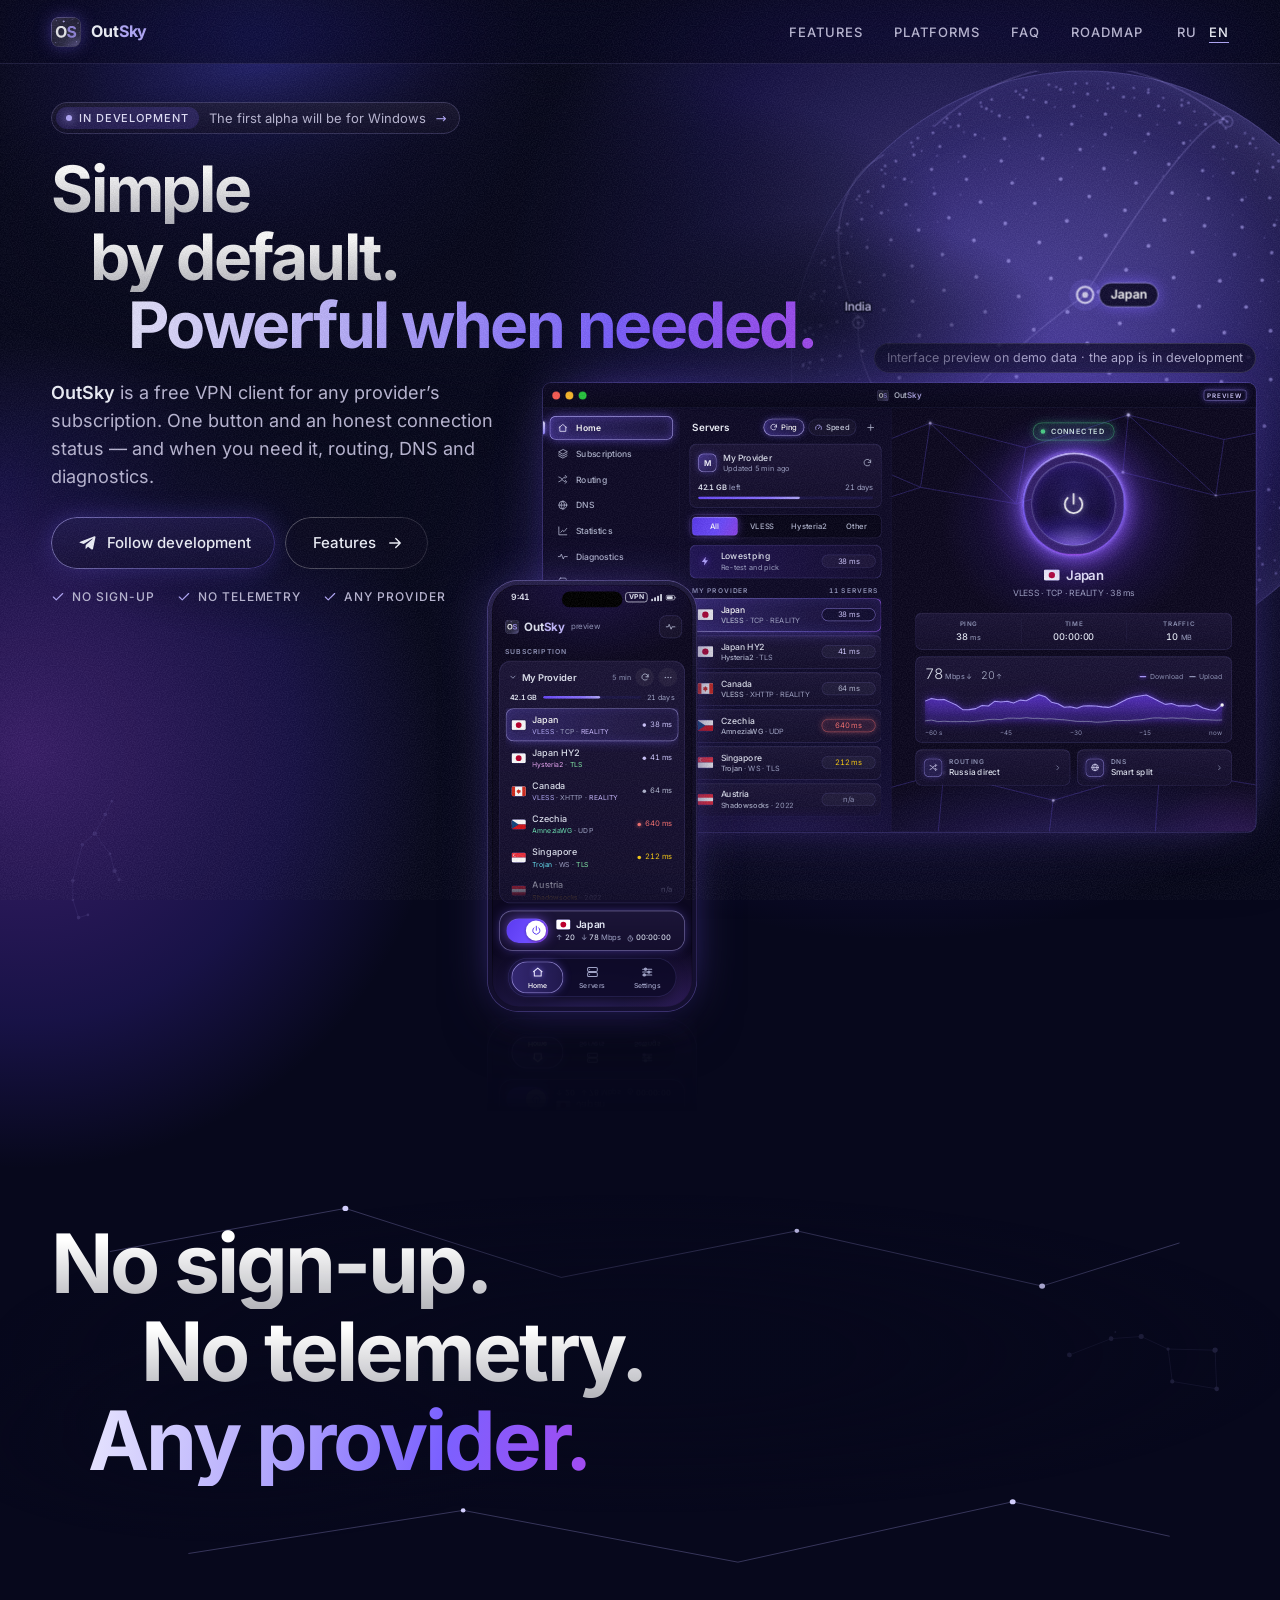
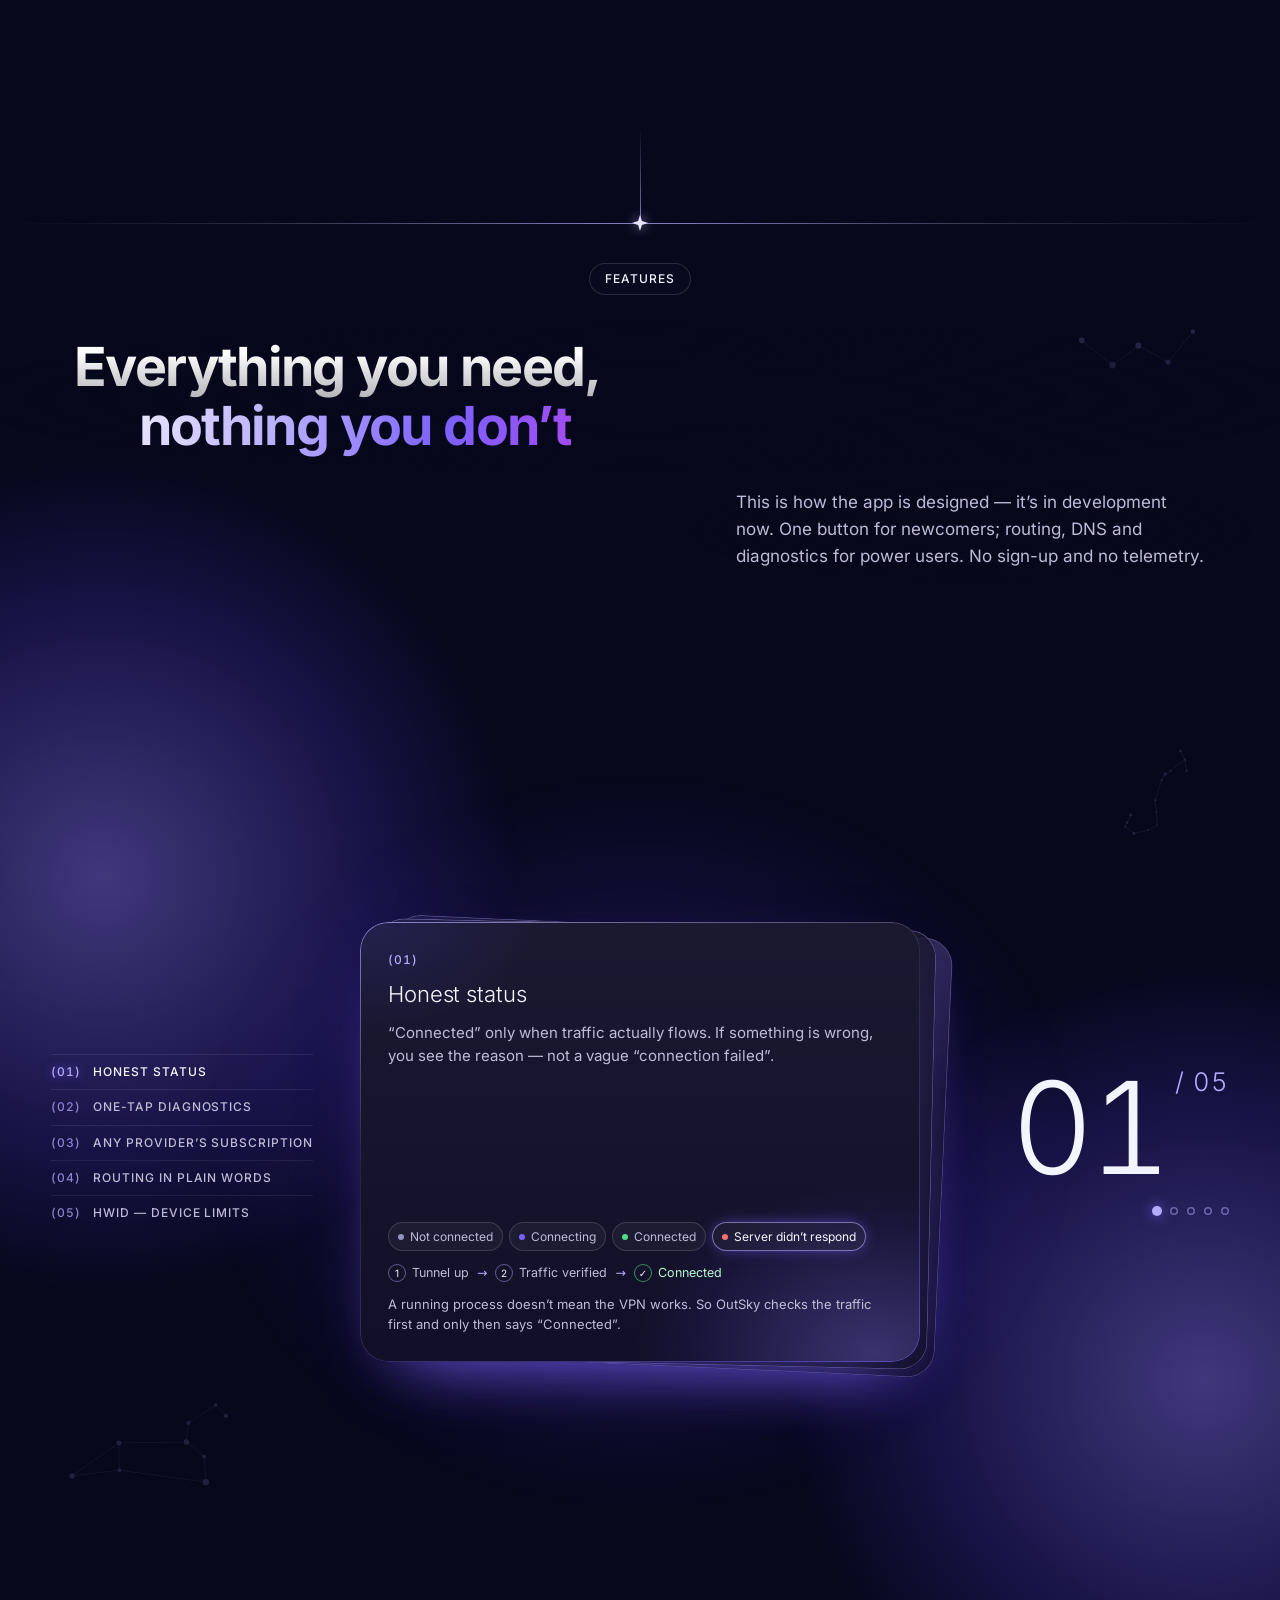
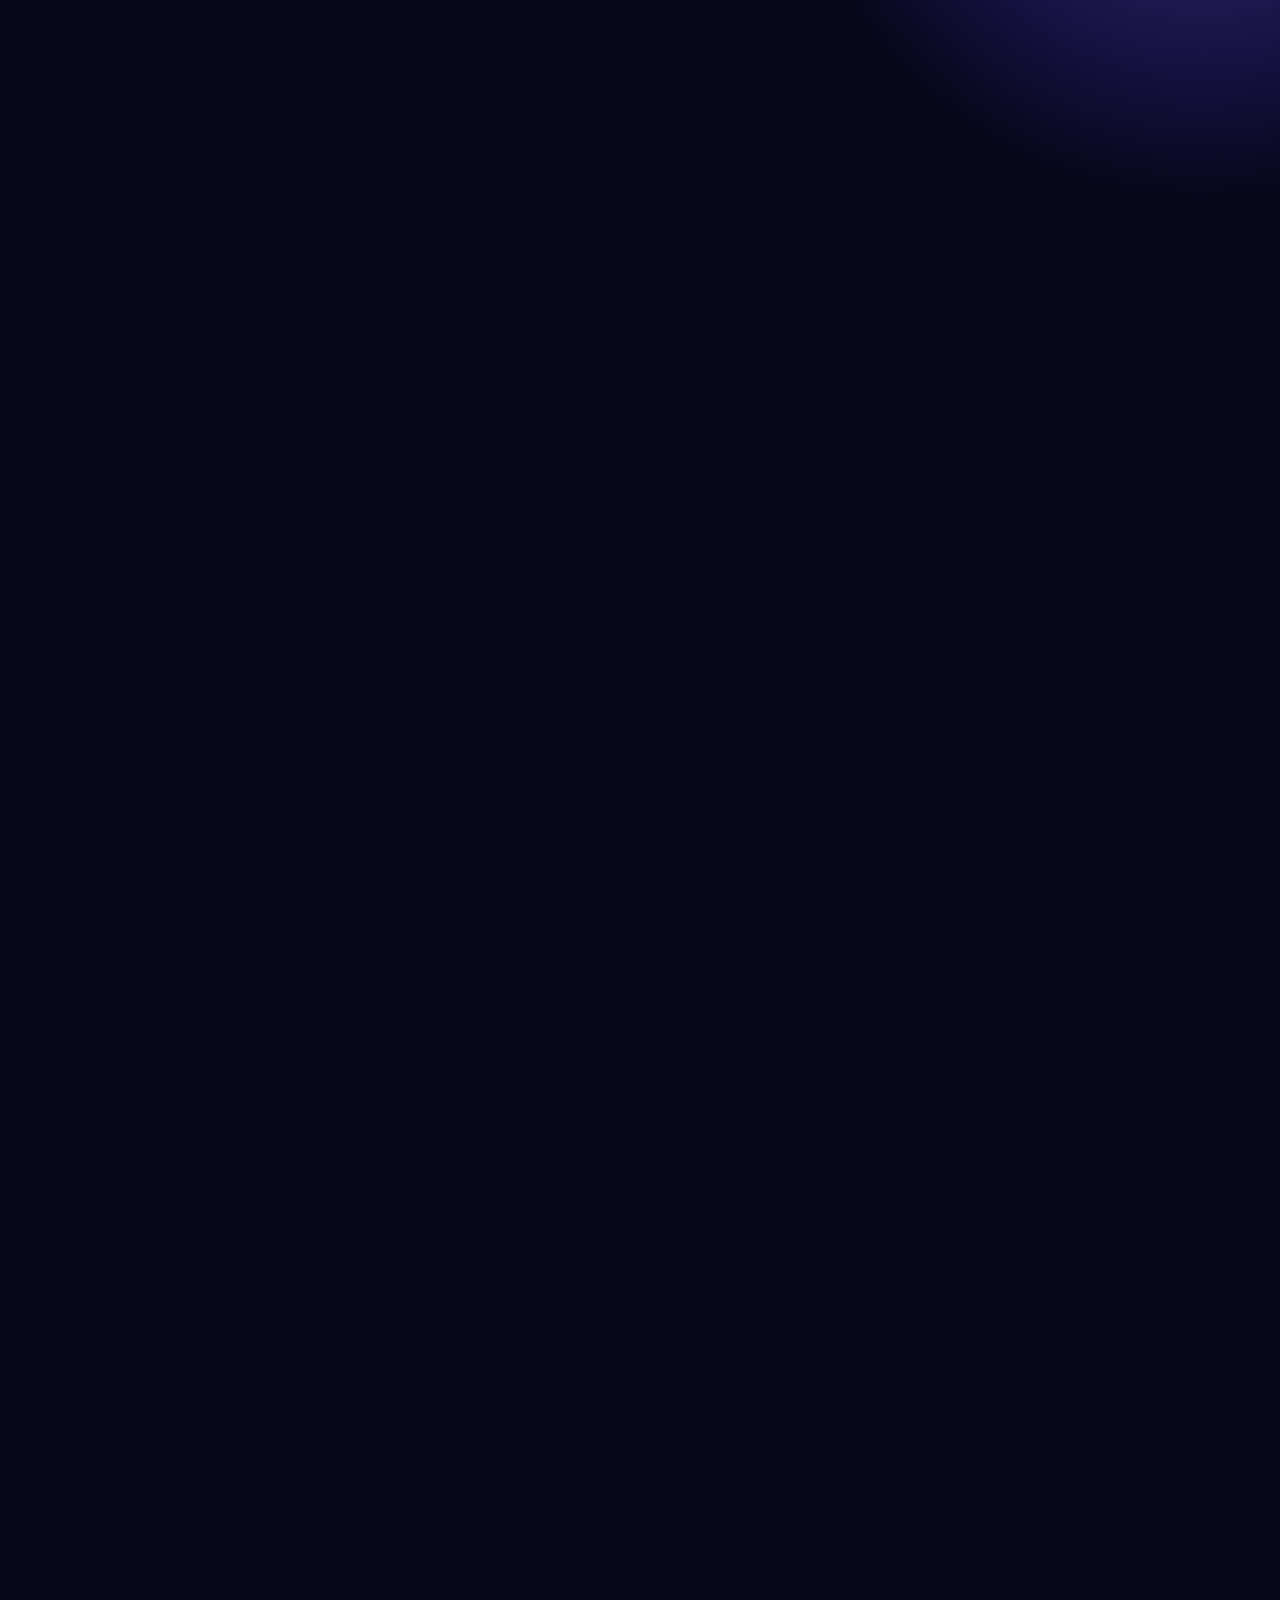
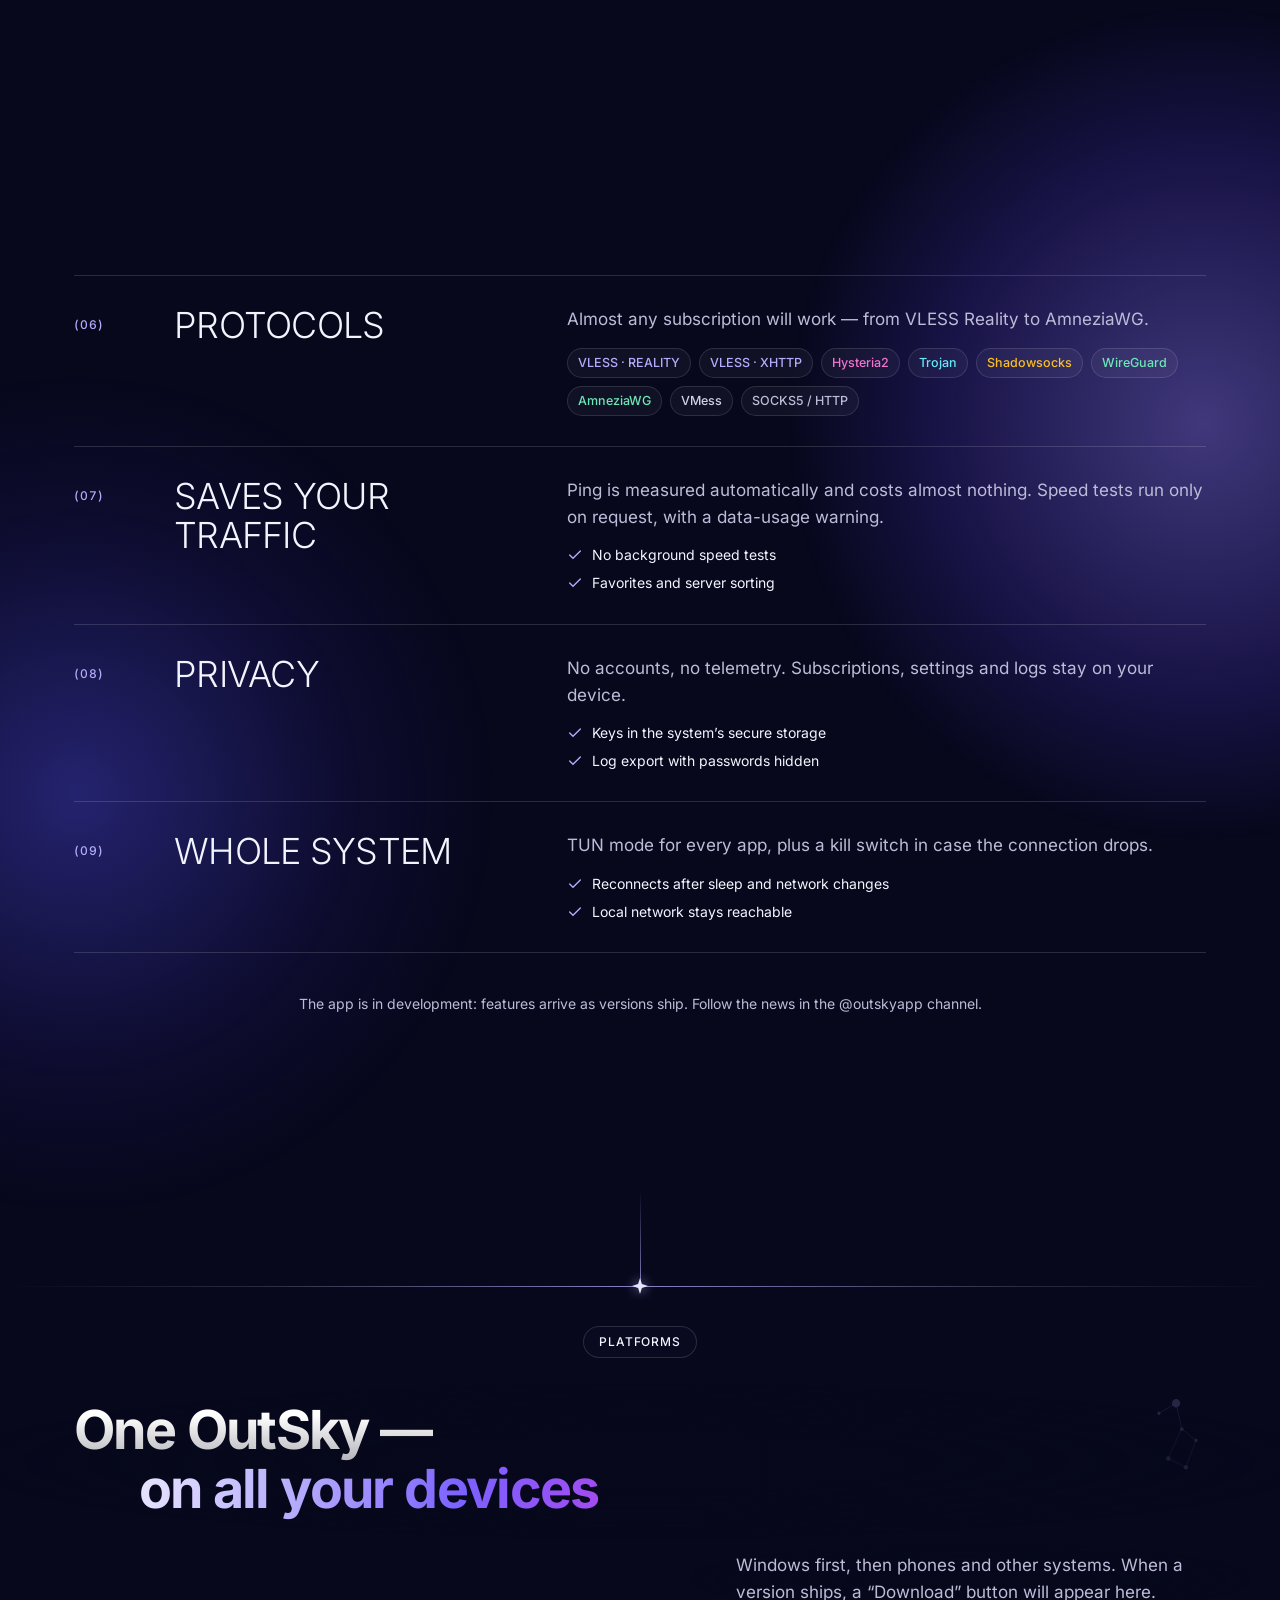
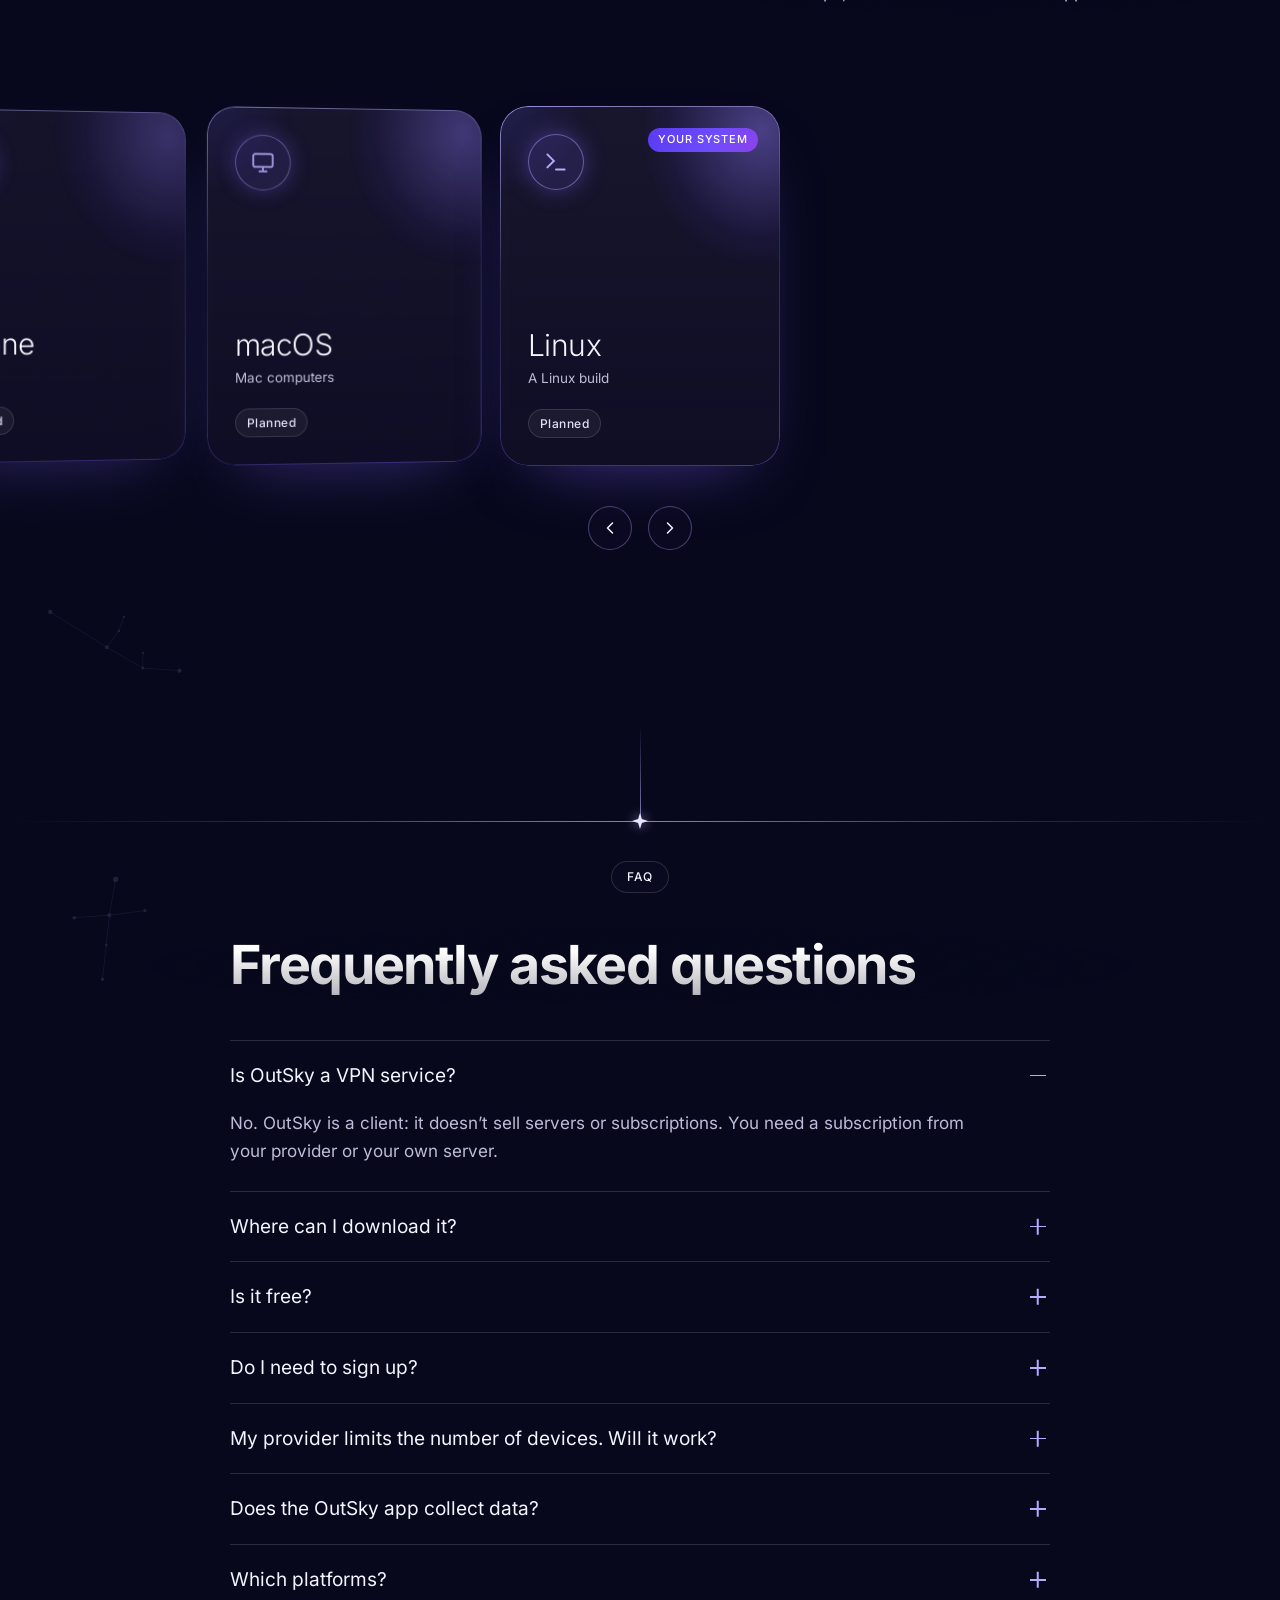
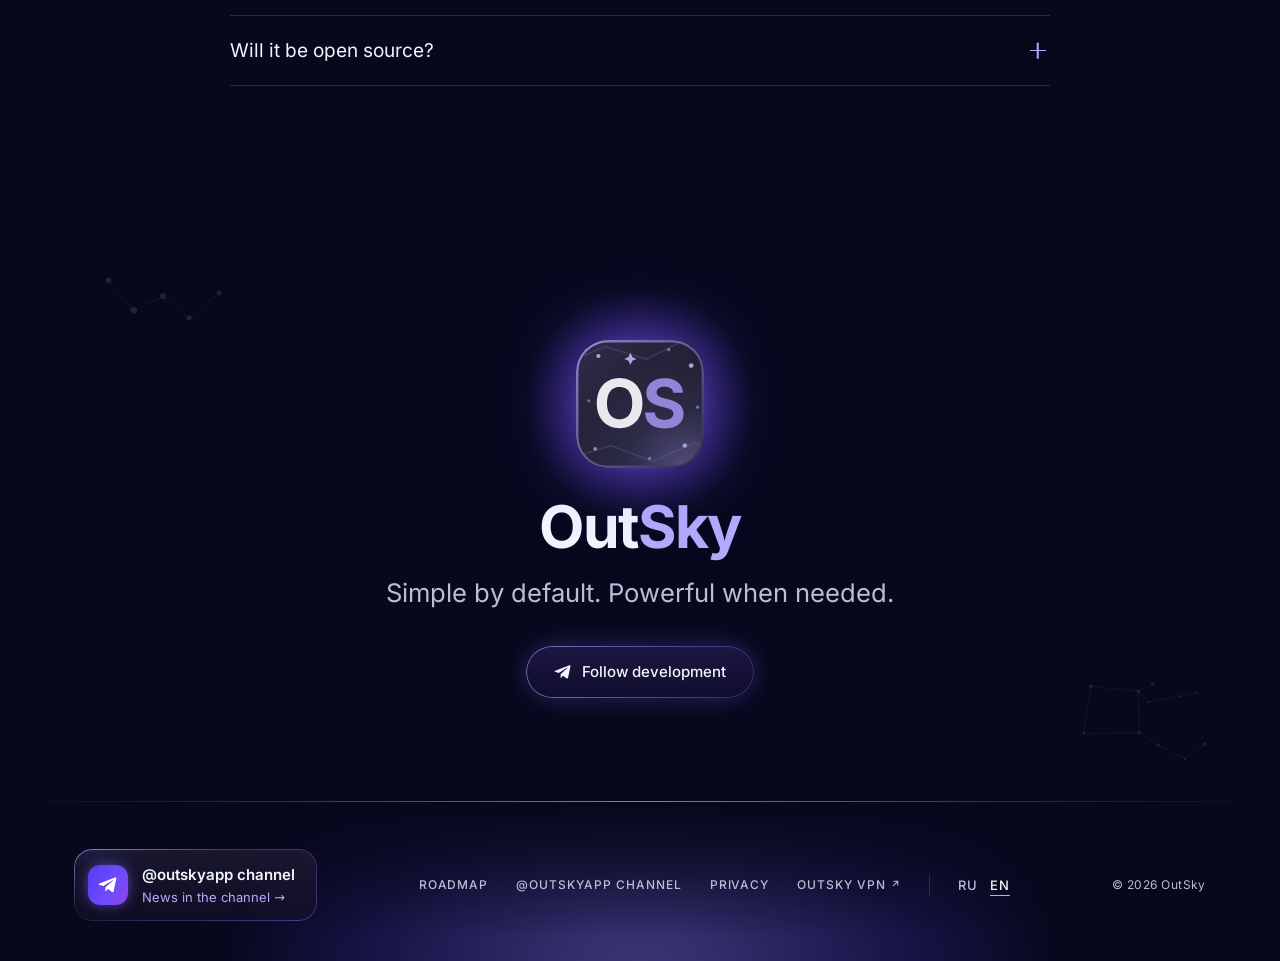
<file: en/index.html>
<!DOCTYPE html>
<html lang="en">
<head>
<meta charset="UTF-8">
<meta name="viewport" content="width=device-width, initial-scale=1">
<title>OutSky — a free VPN client for any provider’s subscription</title>
<meta name="description" content="OutSky is a free VPN client for any provider’s subscription, now in development. Designed around an honest connection status, one-tap diagnostics, plain-language routing and HWID support. No sign-up, no telemetry.">
<meta http-equiv="Content-Security-Policy" content="default-src 'self'; img-src 'self' data:; style-src 'self' 'unsafe-inline'; script-src 'self'; font-src 'self'; connect-src 'self'; base-uri 'self'; form-action 'none'">
<meta name="referrer" content="strict-origin-when-cross-origin">
<meta name="theme-color" content="#07081c">
<link rel="canonical" href="https://outsky.app/en/">
<link rel="alternate" hreflang="ru" href="https://outsky.app/">
<link rel="alternate" hreflang="en" href="https://outsky.app/en/">
<link rel="alternate" hreflang="x-default" href="https://outsky.app/en/">
<link rel="icon" href="/assets/img/favicon.svg" type="image/svg+xml">
<link rel="icon" href="/icon.png" type="image/png">
<link rel="apple-touch-icon" href="/icon.png">
<meta property="og:type" content="website">
<meta property="og:site_name" content="OutSky">
<meta property="og:title" content="OutSky — simple by default, powerful when needed">
<meta property="og:description" content="In development: a free VPN client for any provider’s subscription. Honest status, diagnostics, routing, HWID.">
<meta property="og:url" content="https://outsky.app/en/">
<meta property="og:image" content="https://outsky.app/assets/img/og/app-en.jpg">
<meta property="og:image:type" content="image/jpeg">
<meta property="og:image:width" content="1200">
<meta property="og:image:height" content="630">
<meta property="og:image:alt" content="OutSky — Simple by default. Powerful when needed.">
<meta property="og:locale" content="en_US">
<meta property="og:locale:alternate" content="ru_RU">
<meta name="twitter:card" content="summary_large_image">
<link rel="preload" href="/assets/fonts/inter-latin.woff2" as="font" type="font/woff2" crossorigin>
<link rel="stylesheet" href="/assets/css/fonts.css">
<link rel="stylesheet" href="/assets/css/nebula.css">
<link rel="stylesheet" href="/assets/css/app-ui.css">
<link rel="stylesheet" href="/assets/css/home.css">
<script src="/assets/js/early.js"></script>
<script src="/assets/js/core.js" defer></script>
<script src="/assets/js/sky.js" defer></script>
<script src="/assets/js/app-ui.js" defer></script>
</head>
<body>
<a class="skip" href="#main">Skip to content</a>
<!-- свечение у курсора: один фиксированный слой под содержимым (sky.js; только мышь, без RM и ?shot) -->
<div class="cglow" aria-hidden="true"></div>
<!-- плёночное зерно: фиксированный неподвижный слой поверх всего, только декор -->
<div class="grain" aria-hidden="true"><i></i></div>

<!-- ===== шапка: закреплена всегда, под ней матовая полоса в цвет фона ===== -->
<header class="hd" id="hd">
  <span class="hd-frost" aria-hidden="true"></span>
  <a class="logo" href="/en/" aria-label="OutSky — home"><img class="mark" src="/assets/img/favicon.svg" alt="" width="30" height="30"><span class="word">Out<b>Sky</b></span></a>
  <nav class="hd-nav" aria-label="Main menu">
    <a href="#features">Features</a><a href="#platforms">Platforms</a><a href="#faq">FAQ</a><a href="/en/roadmap/">Roadmap</a>
  </nav>
  <div class="lang" role="group" aria-label="Language"><a href="/" hreflang="ru" lang="ru">RU</a><a class="on" href="/en/" hreflang="en" aria-current="true">EN</a></div>
  <!-- мобильное меню — Popover API (работает без JS); где Popover API нет — ссылка на ссылки в подвале -->
  <button class="menu-btn" type="button" popovertarget="menu"><span>Menu</span><i aria-hidden="true"></i></button>
  <a class="menu-btn menu-fb" href="#links"><span>Menu</span><i aria-hidden="true"></i></a>
</header>
<nav class="menu" id="menu" popover aria-label="Menu">
  <div class="neb" aria-hidden="true"><i class="tr"></i><i class="bl ind"></i></div>
  <ol class="menu-list">
    <li><a href="#features"><span class="ix" aria-hidden="true">(01)</span>Features</a></li>
    <li><a href="#platforms"><span class="ix" aria-hidden="true">(02)</span>Platforms</a></li>
    <li><a href="#faq"><span class="ix" aria-hidden="true">(03)</span>FAQ</a></li>
    <li><a href="/en/roadmap/"><span class="ix" aria-hidden="true">(04)</span>Roadmap</a></li>
  </ol>
  <div class="lang" role="group" aria-label="Language"><a href="/" hreflang="ru" lang="ru">RU</a><a class="on" href="/en/" hreflang="en" aria-current="true">EN</a></div>
</nav>

<main id="main">

<!-- ===== 1. первый экран: текст слева (7/12), справа глобус-созвездие, перед ним окно Windows и телефон ===== -->
<section class="hero" data-live data-fx="/assets/js/fx-home.js" aria-labelledby="hero-h">
  <div class="neb" data-glow="tr bl" aria-hidden="true"><i class="tr"></i><i class="bl mag"></i><i class="tl ind"></i></div>
  <!-- созвездия: 15 на страницу, по 1–2 на экран, только в пустых полях; где какое — home.css -->
  <svg class="cst c-per" viewBox="-4 -4 56 108" aria-hidden="true"><use href="/assets/img/home/constellations.svg#per"/></svg>
  <div class="hero-in">
    <div class="hero-top hole">
      <a class="tag" href="#platforms"><span class="dot">In development</span><span>The first alpha will be for Windows</span><span class="ar" aria-hidden="true">→</span></a>
      <h1 class="h1" id="hero-h"><span class="ln" style="--i:0">Simple</span> <span class="ln l2" style="--i:1">by default.</span> <span class="ln l3" style="--i:2">Powerful when needed.</span></h1>
    </div>
    <div class="hero-bot hole">
      <p class="lead"><b>OutSky</b> is a free VPN client for any provider’s subscription. One button and an honest connection status — and when you need it, routing, DNS and diagnostics.</p>
      <div class="ctas">
        <a class="pill pill-main" href="https://t.me/outskyapp"><span class="comet" aria-hidden="true"><i></i></span><svg viewBox="0 0 24 24" fill="currentColor" aria-hidden="true"><path d="M21.9 4.6 18.7 19.7c-.2 1-.9 1.3-1.8.8l-4.9-3.6-2.4 2.3c-.3.3-.5.5-1 .5l.4-5 9-8.2c.4-.4-.1-.6-.6-.2L6.3 13.3l-4.8-1.5c-1-.3-1-1 .2-1.5l18.8-7.2c.9-.3 1.6.2 1.4 1.5z"/></svg><span>Follow development</span></a>
        <a class="pill pill-line" href="#features"><span class="comet" aria-hidden="true"><i></i></span><span>Features</span><svg class="arr" viewBox="0 0 24 24" fill="none" stroke="currentColor" stroke-width="1.8" stroke-linecap="round" stroke-linejoin="round" aria-hidden="true"><path d="M5 12h14M13 6l6 6-6 6"/></svg></a>
      </div>
      <ul class="checks">
        <li><svg viewBox="0 0 24 24" fill="none" stroke="currentColor" stroke-width="2" stroke-linecap="round" stroke-linejoin="round" aria-hidden="true"><path d="M20 6 9 17l-5-5"/></svg>No sign-up</li>
        <li><svg viewBox="0 0 24 24" fill="none" stroke="currentColor" stroke-width="2" stroke-linecap="round" stroke-linejoin="round" aria-hidden="true"><path d="M20 6 9 17l-5-5"/></svg>No telemetry</li>
        <li><svg viewBox="0 0 24 24" fill="none" stroke="currentColor" stroke-width="2" stroke-linecap="round" stroke-linejoin="round" aria-hidden="true"><path d="M20 6 9 17l-5-5"/></svg>Any provider</li>
      </ul>
    </div>
    <!-- сцена: глобус (Canvas 2D; без JS — globe.svg), окно Windows (главное), телефон (зеркало окна) -->
    <div class="stage">
      <div class="globe" aria-hidden="true"><canvas width="640" height="640"></canvas></div>
      <div class="w-box">
<!-- ===== окно приложения ===== -->
<div class="os-ui osw st-on" role="group" aria-label="Preview: OutSky for Windows, home screen">
  <div class="osw-tb">
    <div class="osw-dots" aria-hidden="true"><i></i><i></i><i></i></div>
    <div class="osw-wm"><img src="/assets/img/favicon.svg" alt=""><span>Out<b>Sky</b></span></div>
    <span class="osw-badge">preview</span>
  </div>
  <div class="osw-body">

    <div class="osw-rail" role="group" aria-label="App sections">
      <div class="osw-navs">
        <span class="osw-nav on" data-k="home" title="Home"><svg viewBox="0 0 24 24" fill="none" stroke="currentColor" stroke-width="1.7" stroke-linecap="round" stroke-linejoin="round"><path d="M4.5 11.5 12 5l7.5 6.5M6 10v9h12v-9"/></svg><span class="t">Home</span></span>
        <span class="osw-nav" data-k="subs" title="Subscriptions"><svg viewBox="0 0 24 24" fill="none" stroke="currentColor" stroke-width="1.7" stroke-linecap="round" stroke-linejoin="round"><path d="M12 4 3.5 8.5 12 13l8.5-4.5z"/><path d="M3.5 12.5 12 17l8.5-4.5"/><path d="M3.5 16.5 12 21l8.5-4.5"/></svg><span class="t">Subscriptions</span></span>
        <span class="osw-nav" data-k="route" title="Routing"><svg viewBox="0 0 24 24" fill="none" stroke="currentColor" stroke-width="1.7" stroke-linecap="round" stroke-linejoin="round"><path d="M4 17c6.5 0 6.5-10 13-10M4 7c6.5 0 6.5 10 13 10M17 4l3 3-3 3M17 14l3 3-3 3"/></svg><span class="t">Routing</span></span>
        <span class="osw-nav" data-k="dns" title="DNS"><svg viewBox="0 0 24 24" fill="none" stroke="currentColor" stroke-width="1.7" stroke-linecap="round" stroke-linejoin="round"><circle cx="12" cy="12" r="8"/><path d="M4 12h16M12 4c-4.5 4.5-4.5 11.5 0 16M12 4c4.5 4.5 4.5 11.5 0 16"/></svg><span class="t">DNS</span></span>
        <span class="osw-nav" data-k="stat" title="Statistics"><svg viewBox="0 0 24 24" fill="none" stroke="currentColor" stroke-width="1.7" stroke-linecap="round" stroke-linejoin="round"><path d="M4 4v16h16"/><path d="M8 15l3.5-4 3 2.5L20 7"/></svg><span class="t">Statistics</span></span>
        <span class="osw-nav" data-k="diag" title="Diagnostics"><i class="dot"></i><svg viewBox="0 0 24 24" fill="none" stroke="currentColor" stroke-width="1.7" stroke-linecap="round" stroke-linejoin="round"><path d="M3 12h4l2-5 4 10 2-5h6"/></svg><span class="t">Diagnostics</span></span>
        <span class="osw-nav" data-k="log" title="Log"><svg viewBox="0 0 24 24" fill="none" stroke="currentColor" stroke-width="1.7" stroke-linecap="round" stroke-linejoin="round"><rect x="5" y="3.5" width="14" height="17" rx="2.5"/><path d="M9 8.5h6M9 12h6M9 15.5h3.5"/></svg><span class="t">Log</span></span>
      </div>
      <span class="sp"></span>
      <span class="osw-nav" data-k="set" title="Settings"><svg viewBox="0 0 24 24" fill="none" stroke="currentColor" stroke-width="1.7" stroke-linecap="round"><path d="M4 7h16M4 12h16M4 17h16"/><circle cx="9" cy="7" r="1.9" fill="currentColor"/><circle cx="15" cy="12" r="1.9" fill="currentColor"/><circle cx="7" cy="17" r="1.9" fill="currentColor"/></svg><span class="t">Settings</span></span>
      <div class="osw-mode" id="oswMode" role="radiogroup" aria-label="Connection mode">
        <span class="on" data-m="0" role="radio" tabindex="-1" aria-checked="true" title="Proxy: system proxy — apps that support it go through the VPN"><svg viewBox="0 0 24 24" fill="none" stroke="currentColor" stroke-width="2" stroke-linecap="round" stroke-linejoin="round"><path d="M3.5 12h12M11.5 7.5 16 12l-4.5 4.5"/><path d="M20 5v14"/></svg><span class="t">Proxy</span></span>
        <span data-m="1" role="radio" tabindex="-1" aria-checked="false" title="Tunnel (TUN): all device traffic"><svg viewBox="0 0 24 24" fill="none" stroke="currentColor" stroke-width="2" stroke-linecap="round" stroke-linejoin="round"><path d="M3.5 20v-8a8.5 8.5 0 0 1 17 0v8"/><path d="M8 20v-7a4 4 0 0 1 8 0v7"/><path d="M2.5 20h19"/></svg><span class="t">Tunnel</span></span>
      </div>
      <span class="osw-nav osw-fold" role="button" tabindex="-1" data-act="fold" aria-expanded="true" title="Collapse menu"><svg viewBox="0 0 24 24" fill="none" stroke="currentColor" stroke-width="1.7" stroke-linecap="round" stroke-linejoin="round"><rect x="3.5" y="4.5" width="17" height="15" rx="3"/><path d="M9.5 4.5v15M15.5 10l-2 2 2 2"/></svg><span class="t">Collapse</span></span>
    </div>

    <div class="osw-side" role="group" aria-label="Servers">
      <div class="osw-h"><span class="osw-ht">Servers</span>
        <span class="osw-tool on" role="button" tabindex="-1" data-act="reping" aria-pressed="true" title="Show ping and re-test all servers"><svg viewBox="0 0 24 24" fill="none" stroke="currentColor" stroke-width="2.2" stroke-linecap="round" stroke-linejoin="round"><path d="M20 11a8 8 0 1 0-2.3 5.3"/><path d="M20 4v6h-6"/></svg><span>Ping</span></span>
        <span class="osw-tool" role="button" tabindex="-1" data-act="speed" aria-haspopup="dialog" title="Speed-test all servers — speeds appear next to each server"><svg viewBox="0 0 24 24" fill="none" stroke="currentColor" stroke-width="2.2" stroke-linecap="round" stroke-linejoin="round"><path d="M4.5 17.5a8.5 8.5 0 1 1 15 0"/><path d="M12 14.5 16 9"/><circle cx="12" cy="14.5" r="1.3" fill="currentColor" stroke="none"/></svg><span id="oswSpeedLbl">Speed</span></span>
        <span class="osw-ib" role="button" tabindex="-1" aria-label="Add subscription" title="Add subscription"><svg viewBox="0 0 24 24" fill="none" stroke="currentColor" stroke-width="2" stroke-linecap="round"><path d="M12 5v14M5 12h14"/></svg></span>
      </div>
      <!-- тест скорости тратит трафик подписки — сначала спрашиваем -->
      <div class="osw-ask" id="oswAsk" role="dialog" aria-label="Speed test" hidden>
        <p>A speed test of all servers will use about <b>150&nbsp;MB</b> of subscription traffic.</p>
        <div><span class="osw-btn" role="button" tabindex="-1" data-act="speed-cancel">Cancel</span><span class="osw-btn pri" role="button" tabindex="-1" data-act="speed-run">Run</span></div>
      </div>
      <div class="osw-sub">
        <div class="osw-sub-h"><span class="osw-av">M</span><div class="osw-g"><b>My Provider</b><small>Updated 5 min ago</small></div>
          <span class="osw-ib" aria-hidden="true"><svg viewBox="0 0 24 24" fill="none" stroke="currentColor" stroke-width="2" stroke-linecap="round" stroke-linejoin="round"><path d="M20 11a8 8 0 1 0-2.3 5.3"/><path d="M20 4v6h-6"/></svg></span></div>
        <div class="osw-quota"><span><b>42.1 GB</b> left</span><span>21 days</span></div>
        <div class="osw-bar"><i></i></div>
      </div>
      <div class="osw-seg" id="oswFlt"><span class="on" data-f="all">All</span><span data-f="v">VLESS</span><span data-f="h">Hysteria2</span><span data-f="o">Other</span></div>
      <div class="osw-list">
        <div class="osw-row osw-fast" role="button" tabindex="-1" data-fast><span class="bolt"><svg viewBox="0 0 24 24"><path d="M13 2 4 14h6l-1 8 9-12h-6l1-8z" fill="currentColor"/></svg></span><div class="osw-g"><b>Lowest ping</b><small>Re-test and pick</small></div><span class="osw-ping q1" id="oswFastPing">38 ms</span></div>
        <div class="osw-gl"><span>My Provider</span><span>11 servers</span></div>
        <div id="oswRows">
          <div class="osw-row sel"><span class="osw-fl"><svg viewBox="0 0 30 20"><rect width="30" height="20" fill="#fff"/><circle cx="15" cy="10" r="6" fill="#bc002d"/></svg></span><div class="osw-g"><b>Japan</b><small><i>VLESS</i> · TCP · REALITY</small></div><span class="osw-ping q1">38 ms</span></div>
          <div class="osw-row"><span class="osw-fl"><svg viewBox="0 0 30 20"><rect width="30" height="20" fill="#fff"/><circle cx="15" cy="10" r="6" fill="#bc002d"/></svg></span><div class="osw-g"><b>Japan HY2</b><small><i>Hysteria2</i> · TLS</small></div><span class="osw-ping q1">41 ms</span></div>
          <div class="osw-row"><span class="osw-fl"><svg viewBox="0 0 30 20"><rect width="30" height="20" fill="#fff"/><rect width="7.5" height="20" fill="#d52b1e"/><rect x="22.5" width="7.5" height="20" fill="#d52b1e"/><path d="M15 5l1.4 3 2.6-1-1 3.6 2-.6-2 3h-2.2v2.5h-1.6V13H12l-2-3 2 .6-1-3.6 2.6 1z" fill="#d52b1e"/></svg></span><div class="osw-g"><b>Canada</b><small><i>VLESS</i> · XHTTP · REALITY</small></div><span class="osw-ping q2">64 ms</span></div>
          <div class="osw-row"><span class="osw-fl"><svg viewBox="0 0 30 20"><rect width="30" height="10" fill="#fff"/><rect y="10" width="30" height="10" fill="#d7141a"/><path d="M0 0 15 10 0 20Z" fill="#11457e"/></svg></span><div class="osw-g"><b>Czechia</b><small><i>AmneziaWG</i> · UDP</small></div><span class="osw-ping q4">640 ms</span></div>
          <div class="osw-row"><span class="osw-fl"><svg viewBox="0 0 30 20"><rect width="30" height="10" fill="#ef3340"/><rect y="10" width="30" height="10" fill="#fff"/><circle cx="7" cy="5" r="3" fill="#fff"/><circle cx="8.2" cy="5" r="3" fill="#ef3340"/></svg></span><div class="osw-g"><b>Singapore</b><small><i>Trojan</i> · WS · TLS</small></div><span class="osw-ping q3">212 ms</span></div>
          <div class="osw-row"><span class="osw-fl"><svg viewBox="0 0 30 20"><rect width="30" height="20" fill="#ed2939"/><rect y="6.7" width="30" height="6.6" fill="#fff"/></svg></span><div class="osw-g"><b>Austria</b><small><i>Shadowsocks</i> · 2022</small></div><span class="osw-ping na">n/a</span></div>
          <div class="osw-row"><span class="osw-fl"><svg viewBox="0 0 30 20"><rect width="10" height="20" fill="#009246"/><rect x="10" width="10" height="20" fill="#fff"/><rect x="20" width="10" height="20" fill="#ce2b37"/></svg></span><div class="osw-g"><b>Italy</b><small><i>VLESS</i> · TCP · REALITY</small></div><span class="osw-ping q1">57 ms</span></div>
          <div class="osw-row"><span class="osw-fl"><svg viewBox="0 0 30 20"><rect width="30" height="20" fill="#aa151b"/><rect y="5" width="30" height="10" fill="#f1bf00"/></svg></span><div class="osw-g"><b>Spain</b><small><i>Hysteria2</i> · TLS</small></div><span class="osw-ping q2">83 ms</span></div>
          <div class="osw-row"><span class="osw-fl"><svg viewBox="0 0 30 20"><rect width="30" height="20" fill="#009c3b"/><path d="M15 3 27 10 15 17 3 10z" fill="#ffdf00"/><circle cx="15" cy="10" r="4.2" fill="#002776"/></svg></span><div class="osw-g"><b>Brazil</b><small><i>VLESS</i> · gRPC · REALITY</small></div><span class="osw-ping q3">188 ms</span></div>
          <div class="osw-row"><span class="osw-fl"><svg viewBox="0 0 30 20"><rect width="30" height="20" fill="#fff"/><rect width="30" height="6.67" fill="#ff9933"/><rect y="13.33" width="30" height="6.67" fill="#138808"/><circle cx="15" cy="10" r="2.6" fill="none" stroke="#000080" stroke-width=".8"/></svg></span><div class="osw-g"><b>India</b><small><i>Trojan</i> · WS · TLS</small></div><span class="osw-ping q2">134 ms</span></div>
          <div class="osw-row"><span class="osw-fl"><svg viewBox="0 0 30 20"><rect width="30" height="20" fill="#74acdf"/><rect y="6.67" width="30" height="6.67" fill="#fff"/><circle cx="15" cy="10" r="2" fill="#f6b40e"/></svg></span><div class="osw-g"><b>Argentina</b><small><i>Shadowsocks</i> · 2022</small></div><span class="osw-ping q3">233 ms</span></div>
        </div>
      </div>
    </div>

    <div class="osw-home" role="group" aria-label="Connection">
      <svg class="osw-net" viewBox="0 0 640 620" preserveAspectRatio="xMidYMid slice" aria-hidden="true">
        <g class="l">
          <path vector-effect="non-scaling-stroke" d="M-10 70 L110 22 L250 58 L400 10 L540 46 L650 24"/>
          <path vector-effect="non-scaling-stroke" d="M-10 150 L96 116 L236 140 L392 94 L528 128 L650 112"/>
          <path vector-effect="non-scaling-stroke" d="M110 22 L96 116M250 58 L236 140M400 10 L392 94M540 46 L528 128"/>
          <path vector-effect="non-scaling-stroke" d="M-10 70 L96 116M110 22 L236 140M400 10 L528 128"/>
          <path vector-effect="non-scaling-stroke" d="M-10 572 L130 534 L290 574 L446 528 L590 552 L650 544"/>
          <path vector-effect="non-scaling-stroke" d="M130 534 L120 640M290 574 L282 640M446 528 L438 640M590 552 L584 640"/>
        </g>
        <g class="s">
          <circle cx="110" cy="22" r="2" opacity=".7"/><circle cx="392" cy="94" r="2" opacity=".7"/><circle cx="290" cy="574" r="2" opacity=".7"/>
          <circle cx="400" cy="10" r="2.5" opacity=".85"/><circle cx="130" cy="534" r="2.5" opacity=".8"/><circle cx="528" cy="128" r="1.6" opacity=".6"/>
        </g>
      </svg>

      <span class="osw-kick" role="status"><i class="led"></i><span id="oswKick">Connected</span></span>
      <div class="osw-dial" id="oswPw" role="button" tabindex="-1" aria-label="Disconnect">
        <i class="bloom"></i><i class="track"></i>
        <svg class="spin" viewBox="0 0 124 124" aria-hidden="true"><circle cx="62" cy="62" r="61" fill="none" stroke="currentColor" stroke-width="2" stroke-linecap="round" stroke-dasharray="80 304"/></svg>
        <i class="ring"></i>
        <span class="osw-pb"><svg viewBox="0 0 24 24" fill="none" stroke="currentColor" stroke-width="1.6" stroke-linecap="round"><path d="M12 3v9"/><path d="M6.6 6.6a8 8 0 1 0 10.8 0"/></svg></span>
      </div>
      <div class="osw-title" id="oswTitle"><span class="osw-fl"><svg viewBox="0 0 30 20"><rect width="30" height="20" fill="#fff"/><circle cx="15" cy="10" r="6" fill="#bc002d"/></svg></span>Japan</div>
      <div class="osw-subt" id="oswSub">VLESS · TCP · REALITY · 38 ms</div>
      <!-- полоса и действия при ошибке занимают одно место: при смене состояния ничего не сдвигается -->
      <div class="osw-strip">
        <div><div class="osw-k">Ping</div><div class="osw-v" id="oswPing">38 <small>ms</small></div></div>
        <div><div class="osw-k">Time</div><div class="osw-v" id="oswTm">00:42:17</div></div>
        <div><div class="osw-k">Traffic</div><div class="osw-v" id="oswTr">1.2 <small>GB</small></div></div>
        <span class="osw-acts"><span class="osw-btn pri" role="button" tabindex="-1" data-act="retry">Retry</span><span class="osw-btn" role="button" tabindex="-1" data-act="another">Another server</span></span>
      </div>

      <div class="osw-chart">
        <div class="osw-ch-h"><span class="osw-big"><span id="oswDn">84</span><small>Mbps ↓</small></span><span class="osw-big up"><span id="oswUp">23</span><small>↑</small></span><span class="sp"></span>
          <span class="lg"><span><i></i>Download</span><span><i class="u"></i>Upload</span></span></div>
        <svg viewBox="0 0 452 58" preserveAspectRatio="none" aria-hidden="true">
          <defs><linearGradient id="oswArea" x1="0" y1="0" x2="0" y2="1"><stop offset="0" class="c0"/><stop offset="1" class="c1"/></linearGradient></defs>
          <path class="gr" vector-effect="non-scaling-stroke" d="M0 14.5H452M0 34H452"/>
          <path class="ar" d="M0 22.4L9.6 16.3L19.2 20L28.9 16.7L38.5 19.6L48.1 23.3L57.7 27.5L67.3 34.4L76.9 35L86.6 32.3L96.2 26.2L105.8 23.3L115.4 24.6L125 19.3L134.6 20.7L144.3 22.6L153.9 18L163.5 17.7L173.1 13.4L182.7 14L192.3 13.2L202 18.7L211.6 23.5L221.2 29.3L230.8 32.8L240.4 31.1L250 28.4L259.7 29.8L269.3 28.9L278.9 28.3L288.5 25.7L298.1 26.1L307.7 25.2L317.4 19.5L327 16.2L336.6 11.8L346.2 10.4L355.8 14.2L365.4 21L375.1 22.4L384.7 24.6L394.3 22.5L403.9 25L413.5 27.4L423.1 27.1L432.8 26.6L442.4 25.2L452 23.2L452 58L0 58Z"/>
          <path class="up" vector-effect="non-scaling-stroke" d="M0 49.9L9.6 48.7L19.2 51.1L28.9 50.5L38.5 51.1L48.1 51.1L57.7 50.6L67.3 51.3L76.9 50.5L86.6 49.5L96.2 47.9L105.8 47.5L115.4 48.2L125 45.9L134.6 45.8L144.3 46.2L153.9 45.1L163.5 46.2L173.1 46L182.7 47.1L192.3 46.7L202 47.8L211.6 48.3L221.2 49.5L230.8 50.7L240.4 50.8L250 50.8L259.7 52L269.3 51.6L278.9 50.9L288.5 49.3L298.1 49.3L307.7 49.6L317.4 48.7L327 48.4L336.6 47L346.2 45.6L355.8 45.4L365.4 46.1L375.1 45.4L384.7 46L394.3 45.6L403.9 47.1L413.5 48.2L423.1 47.9L432.8 48.4L442.4 48.9L452 48.5"/>
          <path class="dn" vector-effect="non-scaling-stroke" d="M0 22.4L9.6 16.3L19.2 20L28.9 16.7L38.5 19.6L48.1 23.3L57.7 27.5L67.3 34.4L76.9 35L86.6 32.3L96.2 26.2L105.8 23.3L115.4 24.6L125 19.3L134.6 20.7L144.3 22.6L153.9 18L163.5 17.7L173.1 13.4L182.7 14L192.3 13.2L202 18.7L211.6 23.5L221.2 29.3L230.8 32.8L240.4 31.1L250 28.4L259.7 29.8L269.3 28.9L278.9 28.3L288.5 25.7L298.1 26.1L307.7 25.2L317.4 19.5L327 16.2L336.6 11.8L346.2 10.4L355.8 14.2L365.4 21L375.1 22.4L384.7 24.6L394.3 22.5L403.9 25L413.5 27.4L423.1 27.1L432.8 26.6L442.4 25.2L452 23.2"/>
          <circle class="now" cx="452" cy="23.2" r="2.6"/>
        </svg>
        <div class="osw-ax"><span>−60 s</span><span>−45</span><span>−30</span><span>−15</span><span>now</span></div>
      </div>

      <div class="osw-cards">
        <div class="osw-card" role="button" tabindex="-1" data-k="route"><span class="ci"><svg viewBox="0 0 24 24" fill="none" stroke="currentColor" stroke-width="1.8" stroke-linecap="round" stroke-linejoin="round"><path d="M4 17c6.5 0 6.5-10 13-10M4 7c6.5 0 6.5 10 13 10M17 4l3 3-3 3M17 14l3 3-3 3"/></svg></span>
          <div class="osw-g"><small>Routing</small><b id="oswRoute">Russia direct</b></div><span class="chev"><svg viewBox="0 0 24 24" fill="none" stroke="currentColor" stroke-width="2.2" stroke-linecap="round" stroke-linejoin="round"><path d="M9 6l6 6-6 6"/></svg></span></div>
        <div class="osw-card" role="button" tabindex="-1" data-k="dns"><span class="ci"><svg viewBox="0 0 24 24" fill="none" stroke="currentColor" stroke-width="1.8" stroke-linecap="round" stroke-linejoin="round"><circle cx="12" cy="12" r="8"/><path d="M4 12h16M12 4c-4.5 4.5-4.5 11.5 0 16M12 4c4.5 4.5 4.5 11.5 0 16"/></svg></span>
          <div class="osw-g"><small>DNS</small><b>Smart split</b></div><span class="chev"><svg viewBox="0 0 24 24" fill="none" stroke="currentColor" stroke-width="2.2" stroke-linecap="round" stroke-linejoin="round"><path d="M9 6l6 6-6 6"/></svg></span></div>
      </div>
    </div>
  </div>
</div>
<!-- ===== /окно ===== -->
      </div>
      <div class="p-box">
<!-- ===== телефон (стили — app-ui.css, логика — app-ui.js).
     Зеркало окна Windows: тот же сервер, пинги, состояние; нажатия передаются окну. Без JS — статичный «Подключено». ===== -->
<div class="os-ui osp st-on" role="group" aria-label="Preview: OutSky on a phone">
  <div class="osp-scr">
    <div class="osp-sb"><span>9:41</span><i class="osp-isl"></i>
      <span class="osp-sbi" aria-hidden="true"><span class="osp-vpn">VPN</span><svg viewBox="0 0 18 12" fill="currentColor"><rect x="0" y="8" width="3" height="4" rx="1"/><rect x="5" y="5.5" width="3" height="6.5" rx="1"/><rect x="10" y="3" width="3" height="9" rx="1"/><rect x="15" y="0" width="3" height="12" rx="1"/></svg><svg viewBox="0 0 24 12" fill="none" stroke="currentColor" stroke-width="1.4"><rect x="1" y="1" width="19" height="10" rx="3"/><rect x="3" y="3" width="13" height="6" rx="1.5" fill="currentColor" stroke="none"/><path d="M22.5 4.5v3"/></svg></span></div>
    <div class="osp-h"><span class="osp-wm"><img src="/assets/img/favicon.svg" alt=""><span>Out<b>Sky</b></span></span><span class="osp-ver">preview</span>
      <span class="osw-ib" aria-hidden="true"><svg viewBox="0 0 24 24" fill="none" stroke="currentColor" stroke-width="1.8" stroke-linecap="round" stroke-linejoin="round"><path d="M3 12h4l2-5 4 10 2-5h6"/></svg></span></div>

    <div class="osp-lbl">Subscription</div>
    <div class="osp-prov">
      <div class="osp-ph"><span class="chev"><svg viewBox="0 0 24 24" fill="none" stroke="currentColor" stroke-width="2.4" stroke-linecap="round" stroke-linejoin="round"><path d="m6 9 6 6 6-6"/></svg></span><b>My Provider</b><small>5 min</small>
        <span class="osp-rb" role="button" tabindex="-1" data-osp-act="reping" aria-label="Re-test ping on all servers"><svg viewBox="0 0 24 24" fill="none" stroke="currentColor" stroke-width="2.2" stroke-linecap="round" stroke-linejoin="round"><path d="M20 11a8 8 0 1 0-2.3 5.3"/><path d="M20 4v6h-6"/></svg></span>
        <span class="osp-rb" aria-hidden="true"><svg viewBox="0 0 24 24" fill="currentColor"><circle cx="5" cy="12" r="1.8"/><circle cx="12" cy="12" r="1.8"/><circle cx="19" cy="12" r="1.8"/></svg></span></div>
      <div class="osp-q"><span><b>42.1 GB</b></span><span class="osw-bar"><i></i></span><span>21 days</span></div>
      <div class="osp-rows">
        <div class="osp-row sel" data-i="0" role="button" tabindex="-1"><span class="osw-fl"><svg viewBox="0 0 30 20"><rect width="30" height="20" fill="#fff"/><circle cx="15" cy="10" r="6" fill="#bc002d"/></svg></span><span class="g"><b>Japan</b><small><span class="pv">VLESS</span> · TCP · <span class="pr">REALITY</span></small></span><span class="osp-pg q1">38 ms</span></div>
        <div class="osp-row" data-i="1" role="button" tabindex="-1"><span class="osw-fl"><svg viewBox="0 0 30 20"><rect width="30" height="20" fill="#fff"/><circle cx="15" cy="10" r="6" fill="#bc002d"/></svg></span><span class="g"><b>Japan HY2</b><small><span class="ph">Hysteria2</span> · <span class="pt">TLS</span></small></span><span class="osp-pg q1">41 ms</span></div>
        <div class="osp-row" data-i="2" role="button" tabindex="-1"><span class="osw-fl"><svg viewBox="0 0 30 20"><rect width="30" height="20" fill="#fff"/><rect width="7.5" height="20" fill="#d52b1e"/><rect x="22.5" width="7.5" height="20" fill="#d52b1e"/><path d="M15 5l1.4 3 2.6-1-1 3.6 2-.6-2 3h-2.2v2.5h-1.6V13H12l-2-3 2 .6-1-3.6 2.6 1z" fill="#d52b1e"/></svg></span><span class="g"><b>Canada</b><small><span class="pv">VLESS</span> · XHTTP · <span class="pr">REALITY</span></small></span><span class="osp-pg q2">64 ms</span></div>
        <div class="osp-row" data-i="3" role="button" tabindex="-1"><span class="osw-fl"><svg viewBox="0 0 30 20"><rect width="30" height="10" fill="#fff"/><rect y="10" width="30" height="10" fill="#d7141a"/><path d="M0 0 15 10 0 20Z" fill="#11457e"/></svg></span><span class="g"><b>Czechia</b><small><span class="pw">AmneziaWG</span> · UDP</small></span><span class="osp-pg q4">640 ms</span></div>
        <div class="osp-row" data-i="4" role="button" tabindex="-1"><span class="osw-fl"><svg viewBox="0 0 30 20"><rect width="30" height="10" fill="#ef3340"/><rect y="10" width="30" height="10" fill="#fff"/><circle cx="7" cy="5" r="3" fill="#fff"/><circle cx="8.2" cy="5" r="3" fill="#ef3340"/></svg></span><span class="g"><b>Singapore</b><small><span class="po">Trojan</span> · WS · <span class="pt">TLS</span></small></span><span class="osp-pg q3">212 ms</span></div>
        <div class="osp-row" data-i="5" role="button" tabindex="-1"><span class="osw-fl"><svg viewBox="0 0 30 20"><rect width="30" height="20" fill="#ed2939"/><rect y="6.7" width="30" height="6.6" fill="#fff"/></svg></span><span class="g"><b>Austria</b><small><span class="ps">Shadowsocks</span> · 2022</small></span><span class="osp-pg na">n/a</span></div>
        <div class="osp-row" data-i="6" role="button" tabindex="-1"><span class="osw-fl"><svg viewBox="0 0 30 20"><rect width="10" height="20" fill="#009246"/><rect x="10" width="10" height="20" fill="#fff"/><rect x="20" width="10" height="20" fill="#ce2b37"/></svg></span><span class="g"><b>Italy</b><small><span class="pv">VLESS</span> · TCP · <span class="pr">REALITY</span></small></span><span class="osp-pg q1">57 ms</span></div>
        <div class="osp-row" data-i="7" role="button" tabindex="-1"><span class="osw-fl"><svg viewBox="0 0 30 20"><rect width="30" height="20" fill="#aa151b"/><rect y="5" width="30" height="10" fill="#f1bf00"/></svg></span><span class="g"><b>Spain</b><small><span class="ph">Hysteria2</span> · <span class="pt">TLS</span></small></span><span class="osp-pg q2">83 ms</span></div>
        <div class="osp-row" data-i="8" role="button" tabindex="-1"><span class="osw-fl"><svg viewBox="0 0 30 20"><rect width="30" height="20" fill="#009c3b"/><path d="M15 3 27 10 15 17 3 10z" fill="#ffdf00"/><circle cx="15" cy="10" r="4.2" fill="#002776"/></svg></span><span class="g"><b>Brazil</b><small><span class="pv">VLESS</span> · gRPC · <span class="pr">REALITY</span></small></span><span class="osp-pg q3">188 ms</span></div>
        <div class="osp-row" data-i="9" role="button" tabindex="-1"><span class="osw-fl"><svg viewBox="0 0 30 20"><rect width="30" height="20" fill="#fff"/><rect width="30" height="6.67" fill="#ff9933"/><rect y="13.33" width="30" height="6.67" fill="#138808"/><circle cx="15" cy="10" r="2.6" fill="none" stroke="#000080" stroke-width=".8"/></svg></span><span class="g"><b>India</b><small><span class="po">Trojan</span> · WS · <span class="pt">TLS</span></small></span><span class="osp-pg q2">134 ms</span></div>
        <div class="osp-row" data-i="10" role="button" tabindex="-1"><span class="osw-fl"><svg viewBox="0 0 30 20"><rect width="30" height="20" fill="#74acdf"/><rect y="6.67" width="30" height="6.67" fill="#fff"/><circle cx="15" cy="10" r="2" fill="#f6b40e"/></svg></span><span class="g"><b>Argentina</b><small><span class="ps">Shadowsocks</span> · 2022</small></span><span class="osp-pg q3">233 ms</span></div>
      </div>
    </div>

    <!-- плашка подключения: переключатель + сервер, скорость, время -->
    <div class="osp-cb">
      <span class="osp-tg" data-osp-pw role="button" tabindex="-1" aria-label="Disconnect"><i><svg viewBox="0 0 24 24" fill="none" stroke="currentColor" stroke-width="2.2" stroke-linecap="round"><path d="M12 3v9"/><path d="M6.6 6.6a8 8 0 1 0 10.8 0"/></svg></i></span>
      <span class="osp-ci"><span class="osp-ct"><span class="osw-fl"><svg viewBox="0 0 30 20"><rect width="30" height="20" fill="#fff"/><circle cx="15" cy="10" r="6" fill="#bc002d"/></svg></span>Japan</span>
        <span class="osp-cs"><span>↑ <b class="osp-up">23</b></span><span>↓ <b class="osp-dn">84</b> Mbps</span><span><svg viewBox="0 0 24 24" fill="none" stroke="currentColor" stroke-width="2.2" stroke-linecap="round"><circle cx="12" cy="13" r="8"/><path d="M12 9v4l2.5 2M10 2.5h4"/></svg><b class="osp-tm">00:42:17</b></span></span></span>
    </div>

    <div class="osp-tabs" role="group" aria-label="App sections">
      <span class="osp-tab on"><svg viewBox="0 0 24 24" fill="none" stroke="currentColor" stroke-width="1.8" stroke-linecap="round" stroke-linejoin="round"><path d="M4.5 11.5 12 5l7.5 6.5M6 10v9h12v-9"/></svg>Home</span>
      <span class="osp-tab"><svg viewBox="0 0 24 24" fill="none" stroke="currentColor" stroke-width="1.8" stroke-linecap="round" stroke-linejoin="round"><rect x="3.5" y="4" width="17" height="7" rx="2"/><rect x="3.5" y="13" width="17" height="7" rx="2"/><path d="M7 7.5h.01M7 16.5h.01"/></svg>Servers</span>
      <span class="osp-tab"><svg viewBox="0 0 24 24" fill="none" stroke="currentColor" stroke-width="1.8" stroke-linecap="round"><path d="M4 7h16M4 12h16M4 17h16"/><circle cx="9" cy="7" r="1.9" fill="currentColor"/><circle cx="15" cy="12" r="1.9" fill="currentColor"/><circle cx="7" cy="17" r="1.9" fill="currentColor"/></svg>Settings</span>
    </div>
  </div>
</div>
<!-- ===== /телефон ===== -->
      </div>
      <p class="cap">Interface preview on demo data · the app is in development</p>
    </div>
  </div>
</section>

<!-- ===== 2. Манифест ===== -->
<section class="manifest" id="manifest" data-live>
  <div class="neb" data-glow="bl br" aria-hidden="true"><i class="bl"></i><i class="br ind"></i></div>
  <svg class="mf-sky draw rv" viewBox="0 0 1200 520" preserveAspectRatio="none" aria-hidden="true">
    <path pathLength="1" d="M60 120 L300 70 L520 150 L760 96 L1010 160 L1150 110"/>
    <path pathLength="1" d="M140 470 L420 420 L700 480 L980 410 L1140 450"/>
    <g><circle cx="300" cy="70" r="3"/><circle cx="760" cy="96" r="2.4"/><circle cx="1010" cy="160" r="3"/><circle cx="420" cy="420" r="2.4"/><circle cx="980" cy="410" r="3"/></g>
  </svg>
  <svg class="cst c-ursa" viewBox="-6 6 156 66" aria-hidden="true"><use href="/assets/img/home/constellations.svg#ursa"/></svg>
  <p class="disp wr rv hole">
    <span class="ln" style="--i:0">No sign-up.</span>
    <span class="ln l2" style="--i:1">No telemetry.</span>
    <span class="ln l3 acc" style="--i:2">Any provider.</span>
  </p>
</section>
<!-- ===== /Манифест ===== -->

<!-- ===== 3. Возможности: ритуал, колода (01)–(05), список (06)–(09) ===== -->
<section class="sec feat" id="features" data-live data-fx="/assets/js/fx-home.js" aria-labelledby="f-h">
  <div class="neb" data-glow="tr bl" aria-hidden="true"><i class="tr"></i><i class="bl ind"></i></div>
  <div class="ritual rv" aria-hidden="true"><i class="r-v"></i><i class="r-h"></i><svg class="r-star" viewBox="0 0 16 16"><path d="M8 0l1.9 6.1L16 8l-6.1 1.9L8 16l-1.9-6.1L0 8l6.1-1.9z"/></svg></div>
  <div class="wrap sh">
    <span class="kick rv">Features</span>
    <svg class="cst c-cass" viewBox="-6 2 92 40" aria-hidden="true"><use href="/assets/img/home/constellations.svg#cass"/></svg>
    <h2 class="h2 wr rv hole" id="f-h"><span class="ln" style="--i:0">Everything you need,</span> <span class="ln l2 acc" style="--i:1">nothing you don’t</span></h2>
    <p class="sh-p rv hole">This is how the app is designed — it’s in development now. One button for newcomers; routing, DNS and diagnostics for power users. No sign-up and no telemetry.</p>
  </div>

  <div class="deck-wrap">
    <a class="skip skip-in" href="#feat-more" aria-label="Skip the cards">Skip</a>
    <svg class="cst c-gem" viewBox="-4 -4 108 102" aria-hidden="true"><use href="/assets/img/home/constellations.svg#gem"/></svg>
    <!-- закреплённая колода: только при html.pin (≥1100×680, JS, без RM и ?shot); иначе — сетка 3+2 или CSS-стопка.
         Сверху лежит (01), следующие чуть выглядывают из-за неё веером (home.css); по прокрутке (01)…(04) по очереди уходят вверх, (05) остаётся последней -->
    <div class="deck-track" data-track>
      <div class="pin-frame">
        <ol class="deck-idx" aria-hidden="true">
          <li data-n="1"><span>(01)</span>Honest status</li>
          <li data-n="2"><span>(02)</span>One-tap diagnostics</li>
          <li data-n="3"><span>(03)</span>Any provider’s subscription</li>
          <li data-n="4"><span>(04)</span>Routing in plain words</li>
          <li data-n="5"><span>(05)</span>HWID — device limits</li>
        </ol>
        <!-- счётчик текущей карточки и точки (fx-home.js меняет номер) -->
        <div class="deck-num" aria-hidden="true"><p><b>01</b><span>/ 05</span></p><span class="deck-dots"><i class="on"></i><i></i><i></i><i></i><i></i></span></div>
        <div class="deck">
          <article class="card pane" style="--i:0" data-seg=".06" tabindex="0" aria-labelledby="c1-h">
            <span class="ix">(01)</span>
            <h3 id="c1-h">Honest status</h3>
            <p>“Connected” only when traffic actually flows. If something is wrong, you see the reason — not a vague “connection failed”.</p>
            <div class="viz">
              <div class="states" id="states"><span class="s1">Not connected</span><span class="s2">Connecting</span><span class="s3">Connected</span><span class="s4">Server didn’t respond</span></div>
              <div class="flow"><div><i>1</i>Tunnel up</div><span aria-hidden="true">→</span><div><i>2</i>Traffic verified</div><span aria-hidden="true">→</span><div class="ok"><i>✓</i>Connected</div></div>
              <p class="fnote">A running process doesn’t mean the VPN works. So OutSky checks the traffic first and only then says “Connected”.</p>
            </div>
          </article>
          <article class="card pane" style="--i:1" data-seg=".30" tabindex="0" aria-labelledby="c2-h">
            <span class="ix">(02)</span>
            <h3 id="c2-h">One-tap diagnostics</h3>
            <p>Checks DNS, the server, ports and your subscription — and tells you what to do.</p>
            <div class="viz"><div class="diag">
              <div><i class="y">✓</i><span>DNS responds</span><small>12 ms</small></div>
              <div><i class="y">✓</i><span>Server reachable · TCP 443</span><small>38 ms</small></div>
              <div><i class="w">!</i><span>UDP is blocked on this network</span><small>—</small></div>
              <div class="hint">Hysteria2 won’t work here — pick a VLESS server. The server is fine — this network blocks UDP.</div>
            </div></div>
          </article>
          <article class="card pane" style="--i:2" data-seg=".50" tabindex="0" aria-labelledby="c3-h">
            <span class="ix">(03)</span>
            <h3 id="c3-h">Any provider’s subscription</h3>
            <p>Paste your provider’s link — remaining traffic and expiry are picked up automatically if your provider sends them.</p>
            <div class="viz"><ul class="mini">
              <li><svg viewBox="0 0 24 24" fill="none" stroke="currentColor" stroke-width="2" stroke-linecap="round" aria-hidden="true"><path d="M20 6 9 17l-5-5"/></svg>Add by link</li>
              <li><svg viewBox="0 0 24 24" fill="none" stroke="currentColor" stroke-width="2" stroke-linecap="round" aria-hidden="true"><path d="M20 6 9 17l-5-5"/></svg>Several subscriptions at once</li>
              <li><svg viewBox="0 0 24 24" fill="none" stroke="currentColor" stroke-width="2" stroke-linecap="round" aria-hidden="true"><path d="M20 6 9 17l-5-5"/></svg>Servers stay if the provider is unreachable</li>
            </ul></div>
          </article>
          <article class="card pane" style="--i:3" data-seg=".70" tabindex="0" aria-labelledby="c4-h">
            <span class="ix">(04)</span>
            <h3 id="c4-h">Routing in plain words</h3>
            <p>Choose by outcome, not by jargon. Need finer control? There’s a rule editor.</p>
            <div class="viz"><div class="rts" id="rts" role="radiogroup" aria-label="Routing">
              <div class="rt on"><div><b>Russia direct</b><small>Russian sites go direct, the rest via VPN</small></div><span class="rd"></span></div>
              <div class="rt"><div><b>Everything via VPN</b><small>All traffic goes through the server</small></div><span class="rd"></span></div>
              <div class="rt"><div><b>Custom rules</b><small>Domains, IPs, apps — in the editor</small></div><span class="rd"></span></div>
            </div></div>
          </article>
          <article class="card pane" style="--i:4" data-seg=".93" tabindex="0" aria-labelledby="c5-h">
            <span class="ix">(05)</span>
            <h3 id="c5-h">HWID — device limits</h3>
            <p>If your provider limits the number of devices, OutSky will be able to send the device ID such providers require. It’s enabled per subscription.</p>
            <div class="viz"><div class="hwid">
              <div class="hw-top"><div><b>My Provider</b><small>Limit: 3 devices · 2 in use</small></div><span class="dots" aria-hidden="true"><i class="on"></i><i class="on"></i><i></i></span></div>
              <div class="hw-row"><span id="hwLbl">Send device ID</span><span class="tg on" id="hwTg" aria-labelledby="hwLbl"></span></div>
              <div class="hw-id" id="hwId"><code>7c1e9a40-2f6b-4d1e-9b83-…</code><button type="button" id="hwReset">Reset</button></div>
              <p class="fnote">A random identifier, not a hardware fingerprint. Your provider will also see the OS, its version and the device name (you can change the name). Off by default; the ID can be reset at any time.</p>
            </div></div>
          </article>
        </div>
      </div>
      <!-- свет закреплённой сцены (home.css): свой sticky-слой рядом с кадром, а не внутри — кадр режет края (overflow:hidden),
           а здесь пятна свободно уходят вверх и вниз за трек, без ровных полос на входе и выходе -->
      <div class="neb deck-sky" aria-hidden="true"><i class="tl"></i><i class="br"></i>
        <svg class="cst c-sco" viewBox="-4 -4 114 118"><use href="/assets/img/home/constellations.svg#sco"/></svg>
        <svg class="cst c-leo" viewBox="-4 -4 118 61"><use href="/assets/img/home/constellations.svg#leo"/></svg></div>
    </div>
  </div>

  <!-- (06)–(09): нумерованный список под колодой -->
  <div class="wrap more" id="feat-more">
    <div class="neb" aria-hidden="true"><i class="bl ind"></i><i class="tr"></i></div>
    <svg class="cst c-orion" viewBox="-4 -6 70 102" aria-hidden="true"><use href="/assets/img/home/constellations.svg#orion"/></svg>
    <svg class="cst c-umi" viewBox="-4 -4 39 108" aria-hidden="true"><use href="/assets/img/home/constellations.svg#umi"/></svg>
    <article class="row rv dim">
      <span class="ix">(06)</span>
      <h3>Protocols</h3>
      <div class="row-b"><p>Almost any subscription will work — from VLESS Reality to AmneziaWG.</p>
        <div class="protos"><span style="color:#b5abfc">VLESS · REALITY</span><span style="color:#b5abfc">VLESS · XHTTP</span><span style="color:#f472d0">Hysteria2</span><span style="color:#67e8f9">Trojan</span><span style="color:#fbbf24">Shadowsocks</span><span style="color:#6ee7b7">WireGuard</span><span style="color:#6ee7b7">AmneziaWG</span><span style="color:#cfd3e5">VMess</span><span style="color:#bebbd8">SOCKS5 / HTTP</span></div></div>
    </article>
    <article class="row rv dim" style="--i:1">
      <span class="ix">(07)</span>
      <h3>Saves your traffic</h3>
      <div class="row-b"><p>Ping is measured automatically and costs almost nothing. Speed tests run only on request, with a data-usage warning.</p>
        <ul class="mini"><li><svg viewBox="0 0 24 24" fill="none" stroke="currentColor" stroke-width="2" stroke-linecap="round" aria-hidden="true"><path d="M20 6 9 17l-5-5"/></svg>No background speed tests</li><li><svg viewBox="0 0 24 24" fill="none" stroke="currentColor" stroke-width="2" stroke-linecap="round" aria-hidden="true"><path d="M20 6 9 17l-5-5"/></svg>Favorites and server sorting</li></ul></div>
    </article>
    <article class="row rv dim" style="--i:2">
      <span class="ix">(08)</span>
      <h3>Privacy</h3>
      <div class="row-b"><p>No accounts, no telemetry. Subscriptions, settings and logs stay on your device.</p>
        <ul class="mini"><li><svg viewBox="0 0 24 24" fill="none" stroke="currentColor" stroke-width="2" stroke-linecap="round" aria-hidden="true"><path d="M20 6 9 17l-5-5"/></svg>Keys in the system’s secure storage</li><li><svg viewBox="0 0 24 24" fill="none" stroke="currentColor" stroke-width="2" stroke-linecap="round" aria-hidden="true"><path d="M20 6 9 17l-5-5"/></svg>Log export with passwords hidden</li></ul></div>
    </article>
    <article class="row rv dim" style="--i:3">
      <span class="ix">(09)</span>
      <h3>Whole system</h3>
      <div class="row-b"><p>TUN mode for every app, plus a kill switch in case the connection drops.</p>
        <ul class="mini"><li><svg viewBox="0 0 24 24" fill="none" stroke="currentColor" stroke-width="2" stroke-linecap="round" aria-hidden="true"><path d="M20 6 9 17l-5-5"/></svg>Reconnects after sleep and network changes</li><li><svg viewBox="0 0 24 24" fill="none" stroke="currentColor" stroke-width="2" stroke-linecap="round" aria-hidden="true"><path d="M20 6 9 17l-5-5"/></svg>Local network stays reachable</li></ul></div>
    </article>
    <p class="note">The app is in development: features arrive as versions ship. Follow the news in the @outskyapp channel.</p>
  </div>
</section>

<!-- ===== 4. Платформы: изогнутая галерея ===== -->
<section class="sec plats" id="platforms" data-live aria-labelledby="p-h">
  <div class="neb" data-glow="tl br" aria-hidden="true"><i class="tl ind"></i><i class="br"></i></div>
  <svg class="cst c-and" viewBox="-4 -4 118 76" aria-hidden="true"><use href="/assets/img/home/constellations.svg#and"/></svg>
  <div class="ritual rv" aria-hidden="true"><i class="r-v"></i><i class="r-h"></i><svg class="r-star" viewBox="0 0 16 16"><path d="M8 0l1.9 6.1L16 8l-6.1 1.9L8 16l-1.9-6.1L0 8l6.1-1.9z"/></svg></div>
  <div class="wrap sh">
    <span class="kick rv">Platforms</span>
    <svg class="cst c-lyra" viewBox="-6 -6 40 52" aria-hidden="true"><use href="/assets/img/home/constellations.svg#lyra"/></svg>
    <h2 class="h2 wr rv hole" id="p-h"><span class="ln" style="--i:0">One OutSky —</span> <span class="ln l2 acc" style="--i:1">on all your devices</span></h2>
    <p class="sh-p rv hole">Windows first, then phones and other systems. When a version ships, a “Download” button will appear here.</p>
  </div>
  <div class="gal">
    <!-- кнопки ‹ › — только для мыши; клавиатура проходит карточки фокусом, тач — свайпом.
         Клик по карточке — ряд едет к ней; клик по центральной со ссылкой — переход (fx-home.js) -->
    <button class="gal-b prev" type="button" tabindex="-1" aria-hidden="true"><svg viewBox="0 0 24 24" fill="none" stroke="currentColor" stroke-width="1.8" stroke-linecap="round" stroke-linejoin="round"><path d="M15 6l-6 6 6 6"/></svg></button>
    <ul class="gal-row" aria-label="Platforms">
      <li data-os="windows"><div class="plc pane" tabindex="0" role="group" aria-labelledby="pl-windows" aria-describedby="pl-windows-n pl-windows-s"><span class="pi"><svg viewBox="0 0 24 24" fill="currentColor" aria-hidden="true"><path d="M3 5.5 10 4.5v7H3zM11 4.4 21 3v8.5H11zM3 12.5h7v7l-7-1zM11 12.5h10V21l-10-1.4z"/></svg></span><b id="pl-windows">Windows</b><small id="pl-windows-n">Coming first</small><span class="st dev" id="pl-windows-s">In development</span></div></li>
      <li data-os="android"><div class="plc pane" tabindex="0" role="group" aria-labelledby="pl-android" aria-describedby="pl-android-n pl-android-s"><span class="pi"><svg viewBox="0 0 24 24" fill="currentColor" aria-hidden="true"><path d="M7 9h10v8a1 1 0 0 1-1 1h-1v3h-2v-3h-2v3H9v-3H8a1 1 0 0 1-1-1zM4 9h2v6H4zm14 0h2v6h-2zM8 8a4 4 0 0 1 8 0z"/></svg></span><b id="pl-android">Android</b><small id="pl-android-n">Phones</small><span class="st plan" id="pl-android-s">Planned</span></div></li>
      <li data-os="ios"><div class="plc pane" tabindex="0" role="group" aria-labelledby="pl-ios" aria-describedby="pl-ios-n pl-ios-s"><span class="pi"><svg viewBox="0 0 24 24" fill="currentColor" aria-hidden="true"><path d="M16.4 12.6c0-2.4 2-3.6 2.1-3.7-1.2-1.7-3-1.9-3.6-1.9-1.5-.2-3 .9-3.8.9-.8 0-2-.9-3.3-.9-1.7 0-3.2 1-4.1 2.5-1.8 3-.5 7.5 1.2 10 .8 1.2 1.8 2.6 3.1 2.5 1.2 0 1.7-.8 3.2-.8s1.9.8 3.2.8c1.3 0 2.2-1.2 3-2.4.9-1.4 1.3-2.7 1.3-2.8 0 0-2.4-.9-2.4-3.6zM14 5.4c.7-.8 1.1-1.9 1-3-1 0-2.1.7-2.8 1.5-.6.7-1.2 1.8-1 2.9 1.1.1 2.1-.6 2.8-1.4z"/></svg></span><b id="pl-ios">iPhone</b><small id="pl-ios-n">iOS</small><span class="st plan" id="pl-ios-s">Planned</span></div></li>
      <li data-os="mac"><div class="plc pane" tabindex="0" role="group" aria-labelledby="pl-mac" aria-describedby="pl-mac-n pl-mac-s"><span class="pi"><svg viewBox="0 0 24 24" fill="none" stroke="currentColor" stroke-width="1.8" aria-hidden="true"><rect x="3" y="4" width="18" height="12" rx="2"/><path d="M8 20h8M12 16v4"/></svg></span><b id="pl-mac">macOS</b><small id="pl-mac-n">Mac computers</small><span class="st plan" id="pl-mac-s">Planned</span></div></li>
      <li data-os="linux"><div class="plc pane" tabindex="0" role="group" aria-labelledby="pl-linux" aria-describedby="pl-linux-n pl-linux-s"><span class="pi"><svg viewBox="0 0 24 24" fill="none" stroke="currentColor" stroke-width="1.8" stroke-linecap="round" aria-hidden="true"><path d="M4 17l6-6-6-6M12 19h8"/></svg></span><b id="pl-linux">Linux</b><small id="pl-linux-n">A Linux build</small><span class="st plan" id="pl-linux-s">Planned</span></div></li>
    </ul>
    <button class="gal-b next" type="button" tabindex="-1" aria-hidden="true"><svg viewBox="0 0 24 24" fill="none" stroke="currentColor" stroke-width="1.8" stroke-linecap="round" stroke-linejoin="round"><path d="M9 6l6 6-6 6"/></svg></button>
  </div>
</section>

<!-- ===== 5. FAQ ===== -->
<section class="sec faq" id="faq" data-live aria-labelledby="q-h">
  <div class="neb" data-glow="bl tr" aria-hidden="true"><i class="bl"></i><i class="tr ind"></i></div>
  <div class="ritual rv" aria-hidden="true"><i class="r-v"></i><i class="r-h"></i><svg class="r-star" viewBox="0 0 16 16"><path d="M8 0l1.9 6.1L16 8l-6.1 1.9L8 16l-1.9-6.1L0 8l6.1-1.9z"/></svg></div>
  <svg class="cst c-cygnus" viewBox="-4 -6 86 104" aria-hidden="true"><use href="/assets/img/home/constellations.svg#cygnus"/></svg>
  <svg class="cst c-dra" viewBox="-4 -4 128 118" aria-hidden="true"><use href="/assets/img/home/constellations.svg#dra"/></svg>
  <div class="wrap faq-in">
    <span class="kick rv">FAQ</span>
    <h2 class="h2 wr rv hole" id="q-h"><span class="ln" style="--i:0">Frequently asked questions</span></h2>
    <div class="faq-list">
      <details open><summary>Is OutSky a VPN service?</summary><p>No. OutSky is a client: it doesn’t sell servers or subscriptions. You need a subscription from your provider or your own server.</p></details>
      <details><summary>Where can I download it?</summary><p>Not yet — the app is in development. A public alpha for Windows comes first. Follow the news in the @outskyapp channel.</p></details>
      <details><summary>Is it free?</summary><p>Yes, OutSky is free. You get the server subscription from your provider.</p></details>
      <details><summary>Do I need to sign up?</summary><p>No. Add a subscription and connect.</p></details>
      <details><summary>My provider limits the number of devices. Will it work?</summary><p>It should: OutSky will be able to send the device ID (HWID) such providers require. It’s a random identifier, not a hardware fingerprint; along with it your provider will see the OS, its version and the device name. The ID is enabled per subscription and can be reset at any time.</p></details>
      <details><summary>Does the OutSky app collect data?</summary><p>Not the app itself. It will have no telemetry, analytics or accounts: it won’t collect data about you or how you use it. Subscriptions, settings and logs will stay on your device, and keys, passwords and the device ID will be kept encrypted in the system’s secure storage. Logs will never be sent anywhere on their own: only you will be able to export them, and keys and passwords will be masked in the export. To load your subscription and connect, the app will contact your provider’s servers. As with any VPN client, they see your IP address and the sites you open through the VPN, and may record them along with the app name and version. Your provider will get the device ID, along with the OS, its version and the device name, only if you turn it on for that subscription. If your subscription is from OutSky VPN (outsky.cc), that provider is us: the <a href="https://outsky.cc/privacy.html#en">privacy policy</a> describes what we record and what data our bot and the extension process.</p></details>
      <details><summary>Which platforms?</summary><p>Windows first, then Android and iPhone, later macOS and Linux.</p></details>
      <details><summary>Will it be open source?</summary><p>We plan to open-source the code by the first public release.</p></details>
    </div>
  </div>
</section>

<!-- ===== 6. Финал: наш знак крупно со свечением, слово OutSky, слоган, главная пилюля ===== -->
<section class="fin" data-live>
  <div class="neb" data-glow="bl br" aria-hidden="true"><i class="bl ind"></i><i class="bc mag"></i><i class="br"></i></div>
  <svg class="cst c-cass2" viewBox="-6 2 92 40" aria-hidden="true"><use href="/assets/img/home/constellations.svg#cass"/></svg>
  <svg class="cst c-peg" viewBox="-4 -4 128 87" aria-hidden="true"><use href="/assets/img/home/constellations.svg#peg"/></svg>
  <div class="wrap fin-in">
    <span class="fin-mark rv" aria-hidden="true"><img src="/assets/img/favicon.svg" alt="" width="132" height="132"></span>
    <p class="fin-word rv" style="--i:1">Out<b>Sky</b></p>
    <p class="slogan rv">Simple by default. Powerful&nbsp;when&nbsp;needed.</p>
    <a class="pill pill-main rv" href="https://t.me/outskyapp"><span class="comet" aria-hidden="true"><i></i></span><svg viewBox="0 0 24 24" fill="currentColor" aria-hidden="true"><path d="M21.9 4.6 18.7 19.7c-.2 1-.9 1.3-1.8.8l-4.9-3.6-2.4 2.3c-.3.3-.5.5-1 .5l.4-5 9-8.2c.4-.4-.1-.6-.6-.2L6.3 13.3l-4.8-1.5c-1-.3-1-1 .2-1.5l18.8-7.2c.9-.3 1.6.2 1.4 1.5z"/></svg><span>Follow development</span></a>
  </div>
</section>
</main>

<footer class="ft" id="links">
  <div class="neb" aria-hidden="true"><i class="bc"></i></div>
  <div class="wrap ft-in">
    <!-- стеклянная карточка-ссылка на канал -->
    <a class="tg-card pane" href="https://t.me/outskyapp"><span class="ic" aria-hidden="true"><svg viewBox="0 0 24 24" fill="currentColor"><path d="M21.9 4.6 18.7 19.7c-.2 1-.9 1.3-1.8.8l-4.9-3.6-2.4 2.3c-.3.3-.5.5-1 .5l.4-5 9-8.2c.4-.4-.1-.6-.6-.2L6.3 13.3l-4.8-1.5c-1-.3-1-1 .2-1.5l18.8-7.2c.9-.3 1.6.2 1.4 1.5z"/></svg></span><span><b>@outskyapp channel</b><small>News in the channel →</small></span></a>
    <div class="ft-row">
      <nav class="ft-nav" aria-label="Links"><a href="/en/roadmap/">Roadmap</a><a href="https://t.me/outskyapp">@outskyapp channel</a><a href="/privacy.html#en">Privacy</a><a href="https://outsky.cc/en/">OutSky VPN<svg viewBox="0 0 24 24" fill="none" stroke="currentColor" stroke-width="2.2" stroke-linecap="round" stroke-linejoin="round" aria-hidden="true"><path d="M7 17 17 7M8 7h9v9"/></svg></a></nav>
      <div class="lang ft-lang" role="group" aria-label="Language"><a href="/" hreflang="ru" lang="ru">RU</a><a class="on" href="/en/" hreflang="en" aria-current="true">EN</a></div>
    </div>
    <div class="ft-c">© 2026 OutSky</div>
  </div>
</footer>
</body>
</html>
</file>
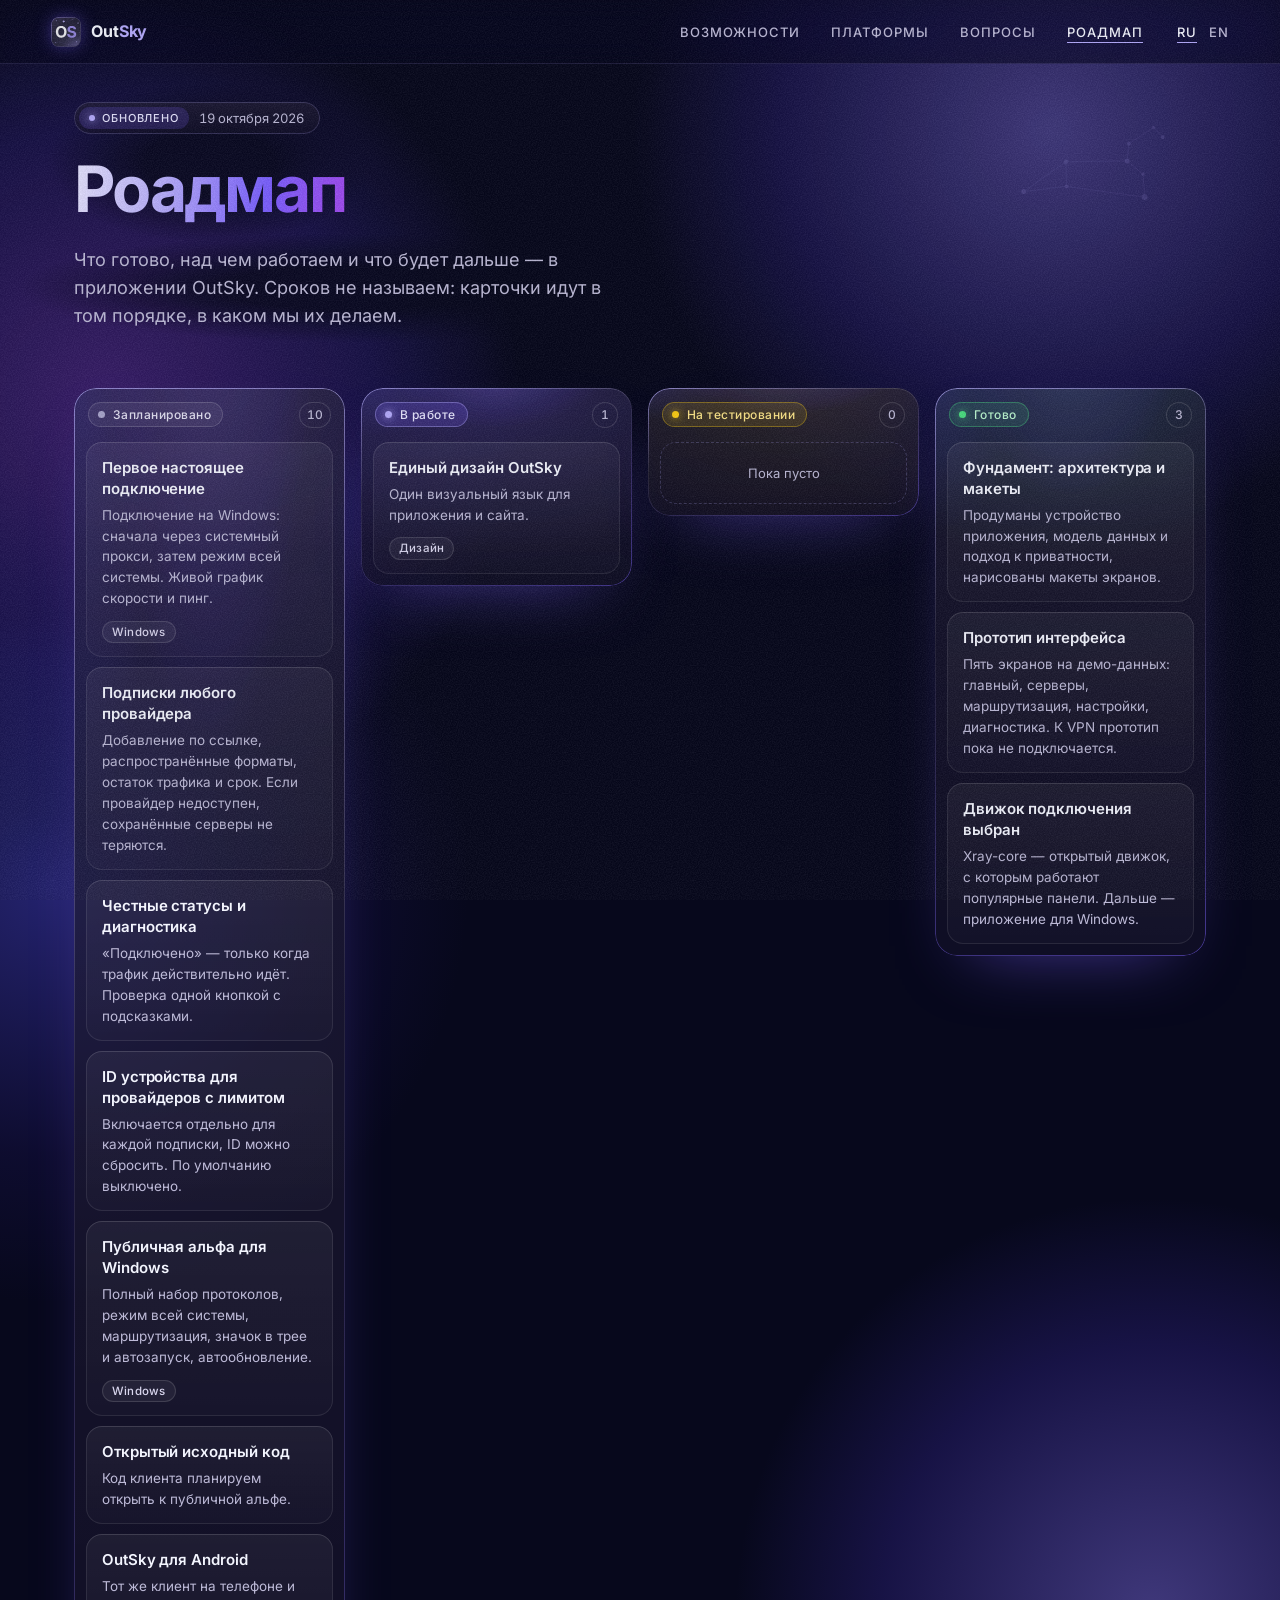
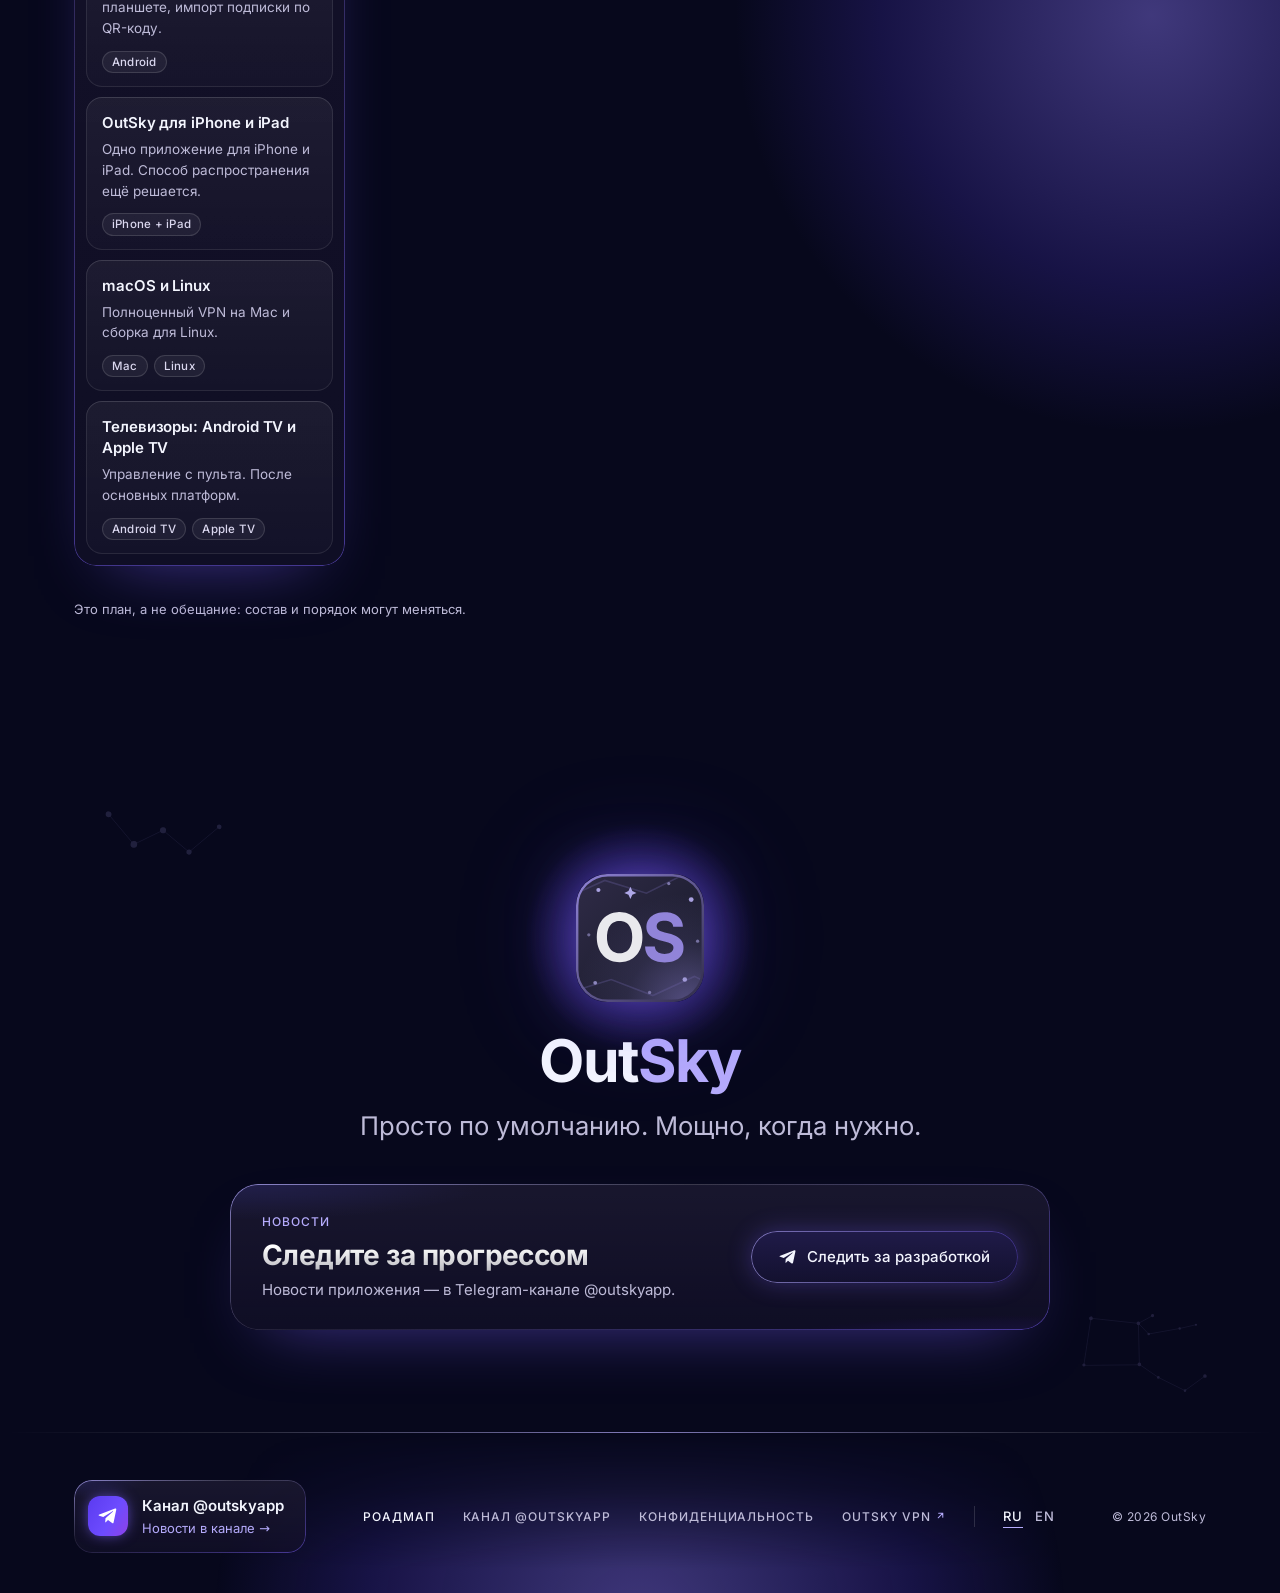
<file: roadmap/index.html>
<!DOCTYPE html>
<html lang="ru">
<head>
<meta charset="UTF-8">
<meta name="viewport" content="width=device-width, initial-scale=1">
<title>Роадмап OutSky — что готово и что дальше</title>
<meta name="description" content="Публичный роадмап OutSky: что уже готово, над чем идёт работа и что запланировано — в приложении OutSky.">
<meta http-equiv="Content-Security-Policy" content="default-src 'self'; img-src 'self' data:; style-src 'self' 'unsafe-inline'; script-src 'self'; font-src 'self'; connect-src 'self'; base-uri 'self'; form-action 'none'">
<meta name="referrer" content="strict-origin-when-cross-origin">
<meta name="theme-color" content="#07081c">
<link rel="canonical" href="https://outsky.app/roadmap/">
<link rel="alternate" hreflang="ru" href="https://outsky.app/roadmap/">
<link rel="alternate" hreflang="en" href="https://outsky.app/en/roadmap/">
<link rel="alternate" hreflang="x-default" href="https://outsky.app/en/roadmap/">
<link rel="icon" href="/assets/img/favicon.svg" type="image/svg+xml">
<link rel="icon" href="/icon.png" type="image/png">
<link rel="apple-touch-icon" href="/icon.png">
<meta property="og:type" content="website">
<meta property="og:site_name" content="OutSky">
<meta property="og:title" content="Роадмап OutSky">
<meta property="og:description" content="Что готово, над чем работаем и что дальше — в приложении OutSky.">
<meta property="og:url" content="https://outsky.app/roadmap/">
<meta property="og:image" content="https://outsky.app/assets/img/og/app-ru.jpg">
<meta property="og:image:type" content="image/jpeg">
<meta property="og:image:width" content="1200">
<meta property="og:image:height" content="630">
<meta property="og:image:alt" content="OutSky — Просто по умолчанию. Мощно, когда нужно.">
<meta property="og:locale" content="ru_RU">
<meta property="og:locale:alternate" content="en_US">
<meta name="twitter:card" content="summary_large_image">
<link rel="preload" href="/assets/fonts/inter-cyrillic.woff2" as="font" type="font/woff2" crossorigin>
<link rel="preload" href="/assets/fonts/inter-latin.woff2" as="font" type="font/woff2" crossorigin>
<link rel="stylesheet" href="/assets/css/fonts.css">
<link rel="stylesheet" href="/assets/css/nebula.css">
<link rel="stylesheet" href="/assets/css/roadmap-b.css">
<script src="/assets/js/early.js"></script>
<script src="/assets/js/core.js" defer></script>
<script src="/assets/js/sky.js" defer></script>
<script src="/assets/js/roadmap.js" defer></script>
</head>
<body>
<a class="skip" href="#main">К содержимому</a>
<div class="cglow" aria-hidden="true"></div>
<div class="grain" aria-hidden="true"><i></i></div>

<header class="hd" id="hd">
  <span class="hd-frost" aria-hidden="true"></span>
  <a class="logo" href="/" aria-label="OutSky — на главную"><img class="mark" src="/assets/img/favicon.svg" alt="" width="30" height="30"><span class="word">Out<b>Sky</b></span></a>
  <nav class="hd-nav" aria-label="Главное меню">
    <a href="/#features">Возможности</a><a href="/#platforms">Платформы</a><a href="/#faq">Вопросы</a><a href="/roadmap/" aria-current="page">Роадмап</a>
  </nav>
  <div class="lang" role="group" aria-label="Язык"><a class="on" href="/roadmap/" hreflang="ru" aria-current="true">RU</a><a href="/en/roadmap/" hreflang="en" lang="en">EN</a></div>
  <!-- мобильное меню — Popover API (работает без JS); где Popover API нет — ссылка на ссылки в подвале -->
  <button class="menu-btn" type="button" popovertarget="menu"><span>Меню</span><i aria-hidden="true"></i></button>
  <a class="menu-btn menu-fb" href="#links"><span>Меню</span><i aria-hidden="true"></i></a>
</header>
<nav class="menu" id="menu" popover aria-label="Меню">
  <div class="neb" aria-hidden="true"><i class="tr"></i><i class="bl ind"></i></div>
  <ol class="menu-list">
    <li><a href="/#features"><span class="ix" aria-hidden="true">(01)</span>Возможности</a></li>
    <li><a href="/#platforms"><span class="ix" aria-hidden="true">(02)</span>Платформы</a></li>
    <li><a href="/#faq"><span class="ix" aria-hidden="true">(03)</span>Вопросы</a></li>
    <li><a href="/roadmap/" aria-current="page"><span class="ix" aria-hidden="true">(04)</span>Роадмап</a></li>
  </ol>
  <div class="lang" role="group" aria-label="Язык"><a class="on" href="/roadmap/" hreflang="ru" aria-current="true">RU</a><a href="/en/roadmap/" hreflang="en" lang="en">EN</a></div>
</nav>

<main id="main">
<!-- ===== первый экран: метка «Обновлено» (дату ставит roadmap.js), h1, вводный абзац ===== -->
<section class="sec-top rm-top" data-live aria-labelledby="rm-h">
  <div class="neb" aria-hidden="true"><i class="tr"></i><i class="bl mag"></i></div>
  <svg class="cst rm-c-leo" viewBox="-4 -4 118 61" aria-hidden="true"><use href="/assets/img/home/constellations.svg#leo"/></svg>
  <div class="wrap">
    <div class="hole rm-head">
      <p class="tag rm-upd" id="rm-updated" hidden><span class="dot">Обновлено</span><time></time></p>
      <h1 class="h1" id="rm-h"><span class="ln acc" style="--i:0">Роадмап</span></h1>
    </div>
    <p class="lead hole rm-lead">Что готово, над чем работаем и что будет дальше — в приложении OutSky. Сроков не называем: карточки идут в том порядке, в каком мы их делаем.</p>
  </div>
</section>

<!-- ===== доска: колонки по статусам (roadmap.js из /assets/data/roadmap.json). На этом сайте — только приложение;
     ссылки с хэшем других продуктов (#extension, #vpn) уводят на ту же вкладку роадмапа outsky.cc (data-away) ===== -->
<section class="sec rm-sec" id="rm" data-live aria-label="Доска роадмапа" data-products="app" data-elsewhere="extension vpn" data-away="https://outsky.cc/roadmap/">
  <div class="neb" aria-hidden="true"><i class="tl ind"></i><i class="br"></i></div>
  <svg class="cst rm-c-umi" viewBox="-4 -4 39 108" aria-hidden="true"><use href="/assets/img/home/constellations.svg#umi"/></svg>
  <div class="wrap">
    <div class="rm-tabs" id="rm-tabs" role="tablist" aria-label="Продукт" hidden></div>
    <p class="rm-loading" id="rm-loading" role="status">Загружаем доску…</p>
    <div class="rm-msg pane" id="rm-error" role="alert" hidden>
      <p><b>Не удалось загрузить роадмап.</b> Попробуйте обновить страницу чуть позже. Новости разработки — в Telegram-канале <a href="https://t.me/outskyapp">@outskyapp</a>.</p>
    </div>
    <noscript>
      <div class="rm-msg pane"><p><b>Доска роадмапа работает на JavaScript.</b> Включите его в браузере, чтобы её увидеть. Новости разработки — в Telegram-канале <a href="https://t.me/outskyapp">@outskyapp</a>.</p></div>
    </noscript>
    <div class="rm-board" id="rm-board" hidden></div>
    <p class="rm-note" id="rm-note" hidden>Это план, а не обещание: состав и порядок могут меняться.</p>
  </div>
</section>

<!-- ===== финал: знак, слово OutSky, слоган и стеклянная карточка канала ===== -->
<section class="fin rm-fin" data-live aria-labelledby="rm-fh">
  <div class="neb" aria-hidden="true"><i class="bl ind"></i><i class="bc mag"></i><i class="br"></i></div>
  <svg class="cst c-cass2" viewBox="-6 2 92 40" aria-hidden="true"><use href="/assets/img/home/constellations.svg#cass"/></svg>
  <svg class="cst c-peg" viewBox="-4 -4 128 87" aria-hidden="true"><use href="/assets/img/home/constellations.svg#peg"/></svg>
  <div class="wrap">
    <span class="fin-mark rv" aria-hidden="true"><img src="/assets/img/favicon.svg" alt="" width="132" height="132"></span>
    <p class="fin-word rv" style="--i:1">Out<b>Sky</b></p>
    <p class="slogan rv">Просто по умолчанию. Мощно, когда нужно.</p>
    <div class="pane rm-fcard rv" style="--i:2">
      <div class="rm-ftx">
        <p class="micro">Новости</p>
        <h2 class="rm-fh" id="rm-fh">Следите за прогрессом</h2>
        <p>Новости приложения — в Telegram-канале @outskyapp.</p>
      </div>
      <a class="pill pill-main" href="https://t.me/outskyapp"><span class="comet" aria-hidden="true"><i></i></span><svg viewBox="0 0 24 24" fill="currentColor" aria-hidden="true"><path d="M21.9 4.6 18.7 19.7c-.2 1-.9 1.3-1.8.8l-4.9-3.6-2.4 2.3c-.3.3-.5.5-1 .5l.4-5 9-8.2c.4-.4-.1-.6-.6-.2L6.3 13.3l-4.8-1.5c-1-.3-1-1 .2-1.5l18.8-7.2c.9-.3 1.6.2 1.4 1.5z"/></svg><span>Следить за разработкой</span></a>
    </div>
  </div>
</section>
</main>

<footer class="ft" id="links">
  <div class="neb" aria-hidden="true"><i class="bc"></i></div>
  <div class="wrap ft-in">
    <!-- стеклянная карточка-ссылка на канал -->
    <a class="tg-card pane" href="https://t.me/outskyapp"><span class="ic" aria-hidden="true"><svg viewBox="0 0 24 24" fill="currentColor"><path d="M21.9 4.6 18.7 19.7c-.2 1-.9 1.3-1.8.8l-4.9-3.6-2.4 2.3c-.3.3-.5.5-1 .5l.4-5 9-8.2c.4-.4-.1-.6-.6-.2L6.3 13.3l-4.8-1.5c-1-.3-1-1 .2-1.5l18.8-7.2c.9-.3 1.6.2 1.4 1.5z"/></svg></span><span><b>Канал @outskyapp</b><small>Новости в канале →</small></span></a>
    <div class="ft-row">
      <nav class="ft-nav" aria-label="Ссылки"><a href="/roadmap/" aria-current="page">Роадмап</a><a href="https://t.me/outskyapp">Канал @outskyapp</a><a href="/privacy.html#ru">Конфиденциальность</a><a href="https://outsky.cc/">OutSky VPN<svg viewBox="0 0 24 24" fill="none" stroke="currentColor" stroke-width="2.2" stroke-linecap="round" stroke-linejoin="round" aria-hidden="true"><path d="M7 17 17 7M8 7h9v9"/></svg></a></nav>
      <div class="lang ft-lang" role="group" aria-label="Язык"><a class="on" href="/roadmap/" hreflang="ru" aria-current="true">RU</a><a href="/en/roadmap/" hreflang="en" lang="en">EN</a></div>
    </div>
    <div class="ft-c">© 2026 OutSky</div>
  </div>
</footer>
</body>
</html>
</file>
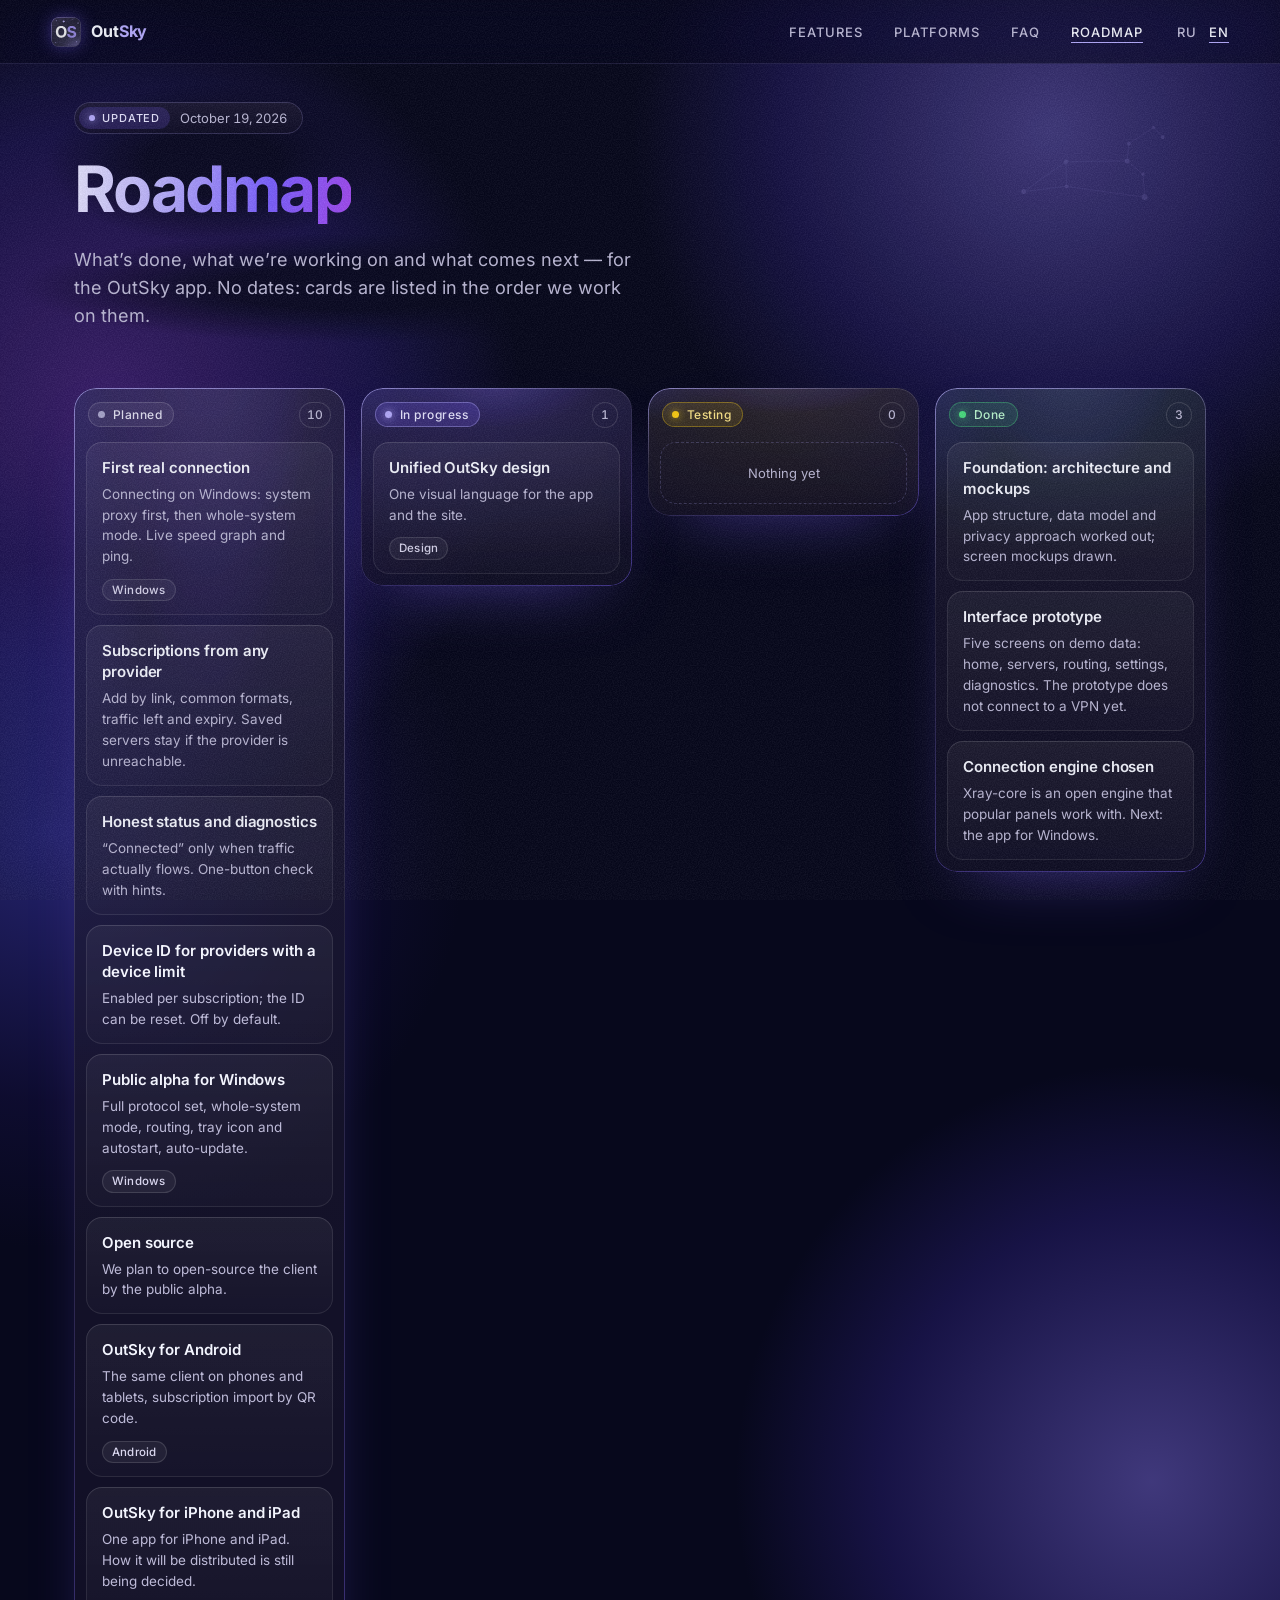
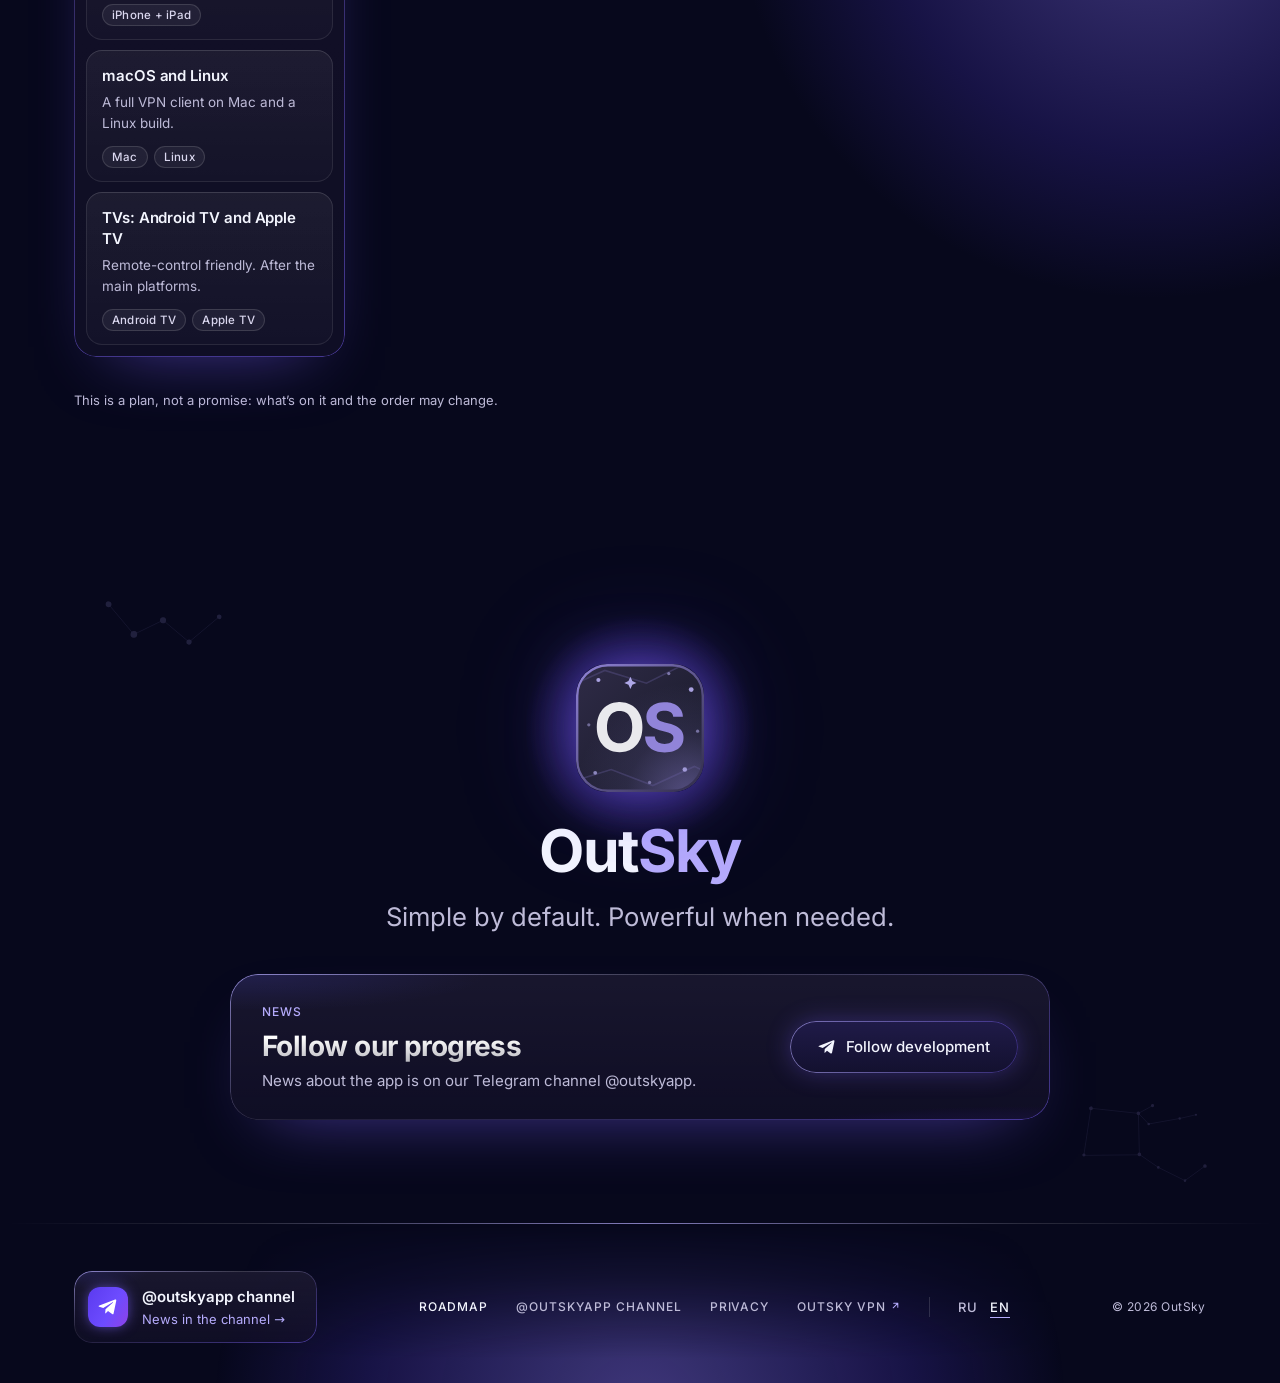
<file: en/roadmap/index.html>
<!DOCTYPE html>
<html lang="en">
<head>
<meta charset="UTF-8">
<meta name="viewport" content="width=device-width, initial-scale=1">
<title>OutSky roadmap — what’s done and what’s next</title>
<meta name="description" content="The public OutSky roadmap: what’s done, what we’re working on and what’s planned for the OutSky app.">
<meta http-equiv="Content-Security-Policy" content="default-src 'self'; img-src 'self' data:; style-src 'self' 'unsafe-inline'; script-src 'self'; font-src 'self'; connect-src 'self'; base-uri 'self'; form-action 'none'">
<meta name="referrer" content="strict-origin-when-cross-origin">
<meta name="theme-color" content="#07081c">
<link rel="canonical" href="https://outsky.app/en/roadmap/">
<link rel="alternate" hreflang="ru" href="https://outsky.app/roadmap/">
<link rel="alternate" hreflang="en" href="https://outsky.app/en/roadmap/">
<link rel="alternate" hreflang="x-default" href="https://outsky.app/en/roadmap/">
<link rel="icon" href="/assets/img/favicon.svg" type="image/svg+xml">
<link rel="icon" href="/icon.png" type="image/png">
<link rel="apple-touch-icon" href="/icon.png">
<meta property="og:type" content="website">
<meta property="og:site_name" content="OutSky">
<meta property="og:title" content="OutSky roadmap">
<meta property="og:description" content="What’s done, what we’re working on and what comes next — for the OutSky app.">
<meta property="og:url" content="https://outsky.app/en/roadmap/">
<meta property="og:image" content="https://outsky.app/assets/img/og/app-en.jpg">
<meta property="og:image:type" content="image/jpeg">
<meta property="og:image:width" content="1200">
<meta property="og:image:height" content="630">
<meta property="og:image:alt" content="OutSky — Simple by default. Powerful when needed.">
<meta property="og:locale" content="en_US">
<meta property="og:locale:alternate" content="ru_RU">
<meta name="twitter:card" content="summary_large_image">
<link rel="preload" href="/assets/fonts/inter-latin.woff2" as="font" type="font/woff2" crossorigin>
<link rel="stylesheet" href="/assets/css/fonts.css">
<link rel="stylesheet" href="/assets/css/nebula.css">
<link rel="stylesheet" href="/assets/css/roadmap-b.css">
<script src="/assets/js/early.js"></script>
<script src="/assets/js/core.js" defer></script>
<script src="/assets/js/sky.js" defer></script>
<script src="/assets/js/roadmap.js" defer></script>
</head>
<body>
<a class="skip" href="#main">Skip to content</a>
<div class="cglow" aria-hidden="true"></div>
<div class="grain" aria-hidden="true"><i></i></div>

<header class="hd" id="hd">
  <span class="hd-frost" aria-hidden="true"></span>
  <a class="logo" href="/en/" aria-label="OutSky — home"><img class="mark" src="/assets/img/favicon.svg" alt="" width="30" height="30"><span class="word">Out<b>Sky</b></span></a>
  <nav class="hd-nav" aria-label="Main menu">
    <a href="/en/#features">Features</a><a href="/en/#platforms">Platforms</a><a href="/en/#faq">FAQ</a><a href="/en/roadmap/" aria-current="page">Roadmap</a>
  </nav>
  <div class="lang" role="group" aria-label="Language"><a href="/roadmap/" hreflang="ru" lang="ru">RU</a><a class="on" href="/en/roadmap/" hreflang="en" aria-current="true">EN</a></div>
  <button class="menu-btn" type="button" popovertarget="menu"><span>Menu</span><i aria-hidden="true"></i></button>
  <a class="menu-btn menu-fb" href="#links"><span>Menu</span><i aria-hidden="true"></i></a>
</header>
<nav class="menu" id="menu" popover aria-label="Menu">
  <div class="neb" aria-hidden="true"><i class="tr"></i><i class="bl ind"></i></div>
  <ol class="menu-list">
    <li><a href="/en/#features"><span class="ix" aria-hidden="true">(01)</span>Features</a></li>
    <li><a href="/en/#platforms"><span class="ix" aria-hidden="true">(02)</span>Platforms</a></li>
    <li><a href="/en/#faq"><span class="ix" aria-hidden="true">(03)</span>FAQ</a></li>
    <li><a href="/en/roadmap/" aria-current="page"><span class="ix" aria-hidden="true">(04)</span>Roadmap</a></li>
  </ol>
  <div class="lang" role="group" aria-label="Language"><a href="/roadmap/" hreflang="ru" lang="ru">RU</a><a class="on" href="/en/roadmap/" hreflang="en" aria-current="true">EN</a></div>
</nav>

<main id="main">
<!-- ===== первый экран: метка «Обновлено» (дату ставит roadmap.js), h1, вводный абзац ===== -->
<section class="sec-top rm-top" data-live aria-labelledby="rm-h">
  <div class="neb" aria-hidden="true"><i class="tr"></i><i class="bl mag"></i></div>
  <svg class="cst rm-c-leo" viewBox="-4 -4 118 61" aria-hidden="true"><use href="/assets/img/home/constellations.svg#leo"/></svg>
  <div class="wrap">
    <div class="hole rm-head">
      <p class="tag rm-upd" id="rm-updated" hidden><span class="dot">Updated</span><time></time></p>
      <h1 class="h1" id="rm-h"><span class="ln acc" style="--i:0">Roadmap</span></h1>
    </div>
    <p class="lead hole rm-lead">What’s done, what we’re working on and what comes next — for the OutSky app. No dates: cards are listed in the order we work on them.</p>
  </div>
</section>

<!-- ===== доска: колонки по статусам (roadmap.js из /assets/data/roadmap.json). На этом сайте — только приложение;
     ссылки с хэшем других продуктов (#extension, #vpn) уводят на ту же вкладку роадмапа outsky.cc (data-away) ===== -->
<section class="sec rm-sec" id="rm" data-live aria-label="Roadmap board" data-products="app" data-elsewhere="extension vpn" data-away="https://outsky.cc/en/roadmap/">
  <div class="neb" aria-hidden="true"><i class="tl ind"></i><i class="br"></i></div>
  <svg class="cst rm-c-umi" viewBox="-4 -4 39 108" aria-hidden="true"><use href="/assets/img/home/constellations.svg#umi"/></svg>
  <div class="wrap">
    <div class="rm-tabs" id="rm-tabs" role="tablist" aria-label="Product" hidden></div>
    <p class="rm-loading" id="rm-loading" role="status">Loading the board…</p>
    <div class="rm-msg pane" id="rm-error" role="alert" hidden>
      <p><b>We couldn’t load the roadmap.</b> Please try reloading the page a little later. Development news is on our Telegram channel <a href="https://t.me/outskyapp">@outskyapp</a>.</p>
    </div>
    <noscript>
      <div class="rm-msg pane"><p><b>The roadmap board needs JavaScript.</b> Turn it on in your browser to see it. Development news is on our Telegram channel <a href="https://t.me/outskyapp">@outskyapp</a>.</p></div>
    </noscript>
    <div class="rm-board" id="rm-board" hidden></div>
    <p class="rm-note" id="rm-note" hidden>This is a plan, not a promise: what’s on it and the order may change.</p>
  </div>
</section>

<!-- ===== финал: знак, слово OutSky, слоган и стеклянная карточка канала ===== -->
<section class="fin rm-fin" data-live aria-labelledby="rm-fh">
  <div class="neb" aria-hidden="true"><i class="bl ind"></i><i class="bc mag"></i><i class="br"></i></div>
  <svg class="cst c-cass2" viewBox="-6 2 92 40" aria-hidden="true"><use href="/assets/img/home/constellations.svg#cass"/></svg>
  <svg class="cst c-peg" viewBox="-4 -4 128 87" aria-hidden="true"><use href="/assets/img/home/constellations.svg#peg"/></svg>
  <div class="wrap">
    <span class="fin-mark rv" aria-hidden="true"><img src="/assets/img/favicon.svg" alt="" width="132" height="132"></span>
    <p class="fin-word rv" style="--i:1">Out<b>Sky</b></p>
    <p class="slogan rv">Simple by default. Powerful when needed.</p>
    <div class="pane rm-fcard rv" style="--i:2">
      <div class="rm-ftx">
        <p class="micro">News</p>
        <h2 class="rm-fh" id="rm-fh">Follow our progress</h2>
        <p>News about the app is on our Telegram channel @outskyapp.</p>
      </div>
      <a class="pill pill-main" href="https://t.me/outskyapp"><span class="comet" aria-hidden="true"><i></i></span><svg viewBox="0 0 24 24" fill="currentColor" aria-hidden="true"><path d="M21.9 4.6 18.7 19.7c-.2 1-.9 1.3-1.8.8l-4.9-3.6-2.4 2.3c-.3.3-.5.5-1 .5l.4-5 9-8.2c.4-.4-.1-.6-.6-.2L6.3 13.3l-4.8-1.5c-1-.3-1-1 .2-1.5l18.8-7.2c.9-.3 1.6.2 1.4 1.5z"/></svg><span>Follow development</span></a>
    </div>
  </div>
</section>
</main>

<footer class="ft" id="links">
  <div class="neb" aria-hidden="true"><i class="bc"></i></div>
  <div class="wrap ft-in">
    <a class="tg-card pane" href="https://t.me/outskyapp"><span class="ic" aria-hidden="true"><svg viewBox="0 0 24 24" fill="currentColor"><path d="M21.9 4.6 18.7 19.7c-.2 1-.9 1.3-1.8.8l-4.9-3.6-2.4 2.3c-.3.3-.5.5-1 .5l.4-5 9-8.2c.4-.4-.1-.6-.6-.2L6.3 13.3l-4.8-1.5c-1-.3-1-1 .2-1.5l18.8-7.2c.9-.3 1.6.2 1.4 1.5z"/></svg></span><span><b>@outskyapp channel</b><small>News in the channel →</small></span></a>
    <div class="ft-row">
      <nav class="ft-nav" aria-label="Links"><a href="/en/roadmap/" aria-current="page">Roadmap</a><a href="https://t.me/outskyapp">@outskyapp channel</a><a href="/privacy.html#en">Privacy</a><a href="https://outsky.cc/en/">OutSky VPN<svg viewBox="0 0 24 24" fill="none" stroke="currentColor" stroke-width="2.2" stroke-linecap="round" stroke-linejoin="round" aria-hidden="true"><path d="M7 17 17 7M8 7h9v9"/></svg></a></nav>
      <div class="lang ft-lang" role="group" aria-label="Language"><a href="/roadmap/" hreflang="ru" lang="ru">RU</a><a class="on" href="/en/roadmap/" hreflang="en" aria-current="true">EN</a></div>
    </div>
    <div class="ft-c">© 2026 OutSky</div>
  </div>
</footer>
</body>
</html>
</file>
<file: assets/css/fonts.css>
/* Inter (OFL, ../fonts/OFL.txt). cyrillic и latin урезаны до знаков сайтов (23.10.2026): без букв с надстрочными знаками,
   дробей и пропорциональных цифр — контуры, ось толщины, кернинг и tnum те же; rub — только знак рубля из latin-ext */
/* cyrillic-ext */
@font-face {
  font-family: 'Inter';
  font-style: normal;
  font-weight: 300 800;
  font-display: swap;
  src: url(../fonts/inter-cyrillic-ext.woff2) format('woff2');
  unicode-range: U+0460-052F, U+1C80-1C8A, U+20B4, U+2DE0-2DFF, U+A640-A69F, U+FE2E-FE2F;
}
/* cyrillic */
@font-face {
  font-family: 'Inter';
  font-style: normal;
  font-weight: 300 800;
  font-display: swap;
  src: url(../fonts/inter-cyrillic.woff2) format('woff2');
  unicode-range: U+0401, U+0410-044F, U+0451, U+2116;
}
/* latin-ext */
@font-face {
  font-family: 'Inter';
  font-style: normal;
  font-weight: 300 800;
  font-display: swap;
  src: url(../fonts/inter-latin-ext.woff2) format('woff2');
  unicode-range: U+0100-02BA, U+02BD-02C5, U+02C7-02CC, U+02CE-02D7, U+02DD-02FF, U+0304, U+0308, U+0329, U+1D00-1DBF, U+1E00-1E9F, U+1EF2-1EFF, U+2020, U+20A0-20AB, U+20AD-20BC, U+20BE-20C4, U+2113, U+2C60-2C7F, U+A720-A7FF;
}
/* rub — знак ₽ */
@font-face {
  font-family: 'Inter';
  font-style: normal;
  font-weight: 300 800;
  font-display: swap;
  src: url(../fonts/inter-rub.woff2) format('woff2');
  unicode-range: U+20BD;
}
/* latin */
@font-face {
  font-family: 'Inter';
  font-style: normal;
  font-weight: 300 800;
  font-display: swap;
  src: url(../fonts/inter-latin.woff2) format('woff2');
  unicode-range: U+0020-007E, U+00A0, U+00A7, U+00A9, U+00AB, U+00AE, U+00B0-00B1, U+00B7, U+00BB, U+00D7, U+00F7, U+2002, U+2009, U+200B, U+2013-2014, U+2018-201A, U+201C-201E, U+2022, U+2026, U+2032-2033, U+2039-203A, U+2044, U+20AC, U+2122, U+2191, U+2193, U+2212, U+FEFF;
}
</file>
<file: assets/css/nebula.css>
/* outsky.app — общая основа страниц в концепции «Туманность»: токены, база и типографика, фон (зерно, свечение у курсора,
   созвездия, туманности), стекло, пилюли, метки, шапка и меню, заголовки секций, FAQ, финал и подвал, режимы.
   Порядок подключения: fonts.css → nebula.css → (app-ui.css — только где есть макет приложения) → CSS страницы (home.css у главной).
   Шрифт Inter — /assets/css/fonts.css (начертания 300–800). Поведение — core.js и sky.js. */
:root{
  --ok:#4ADE80; --warn:#FACC15; --err:#F87171;
  --r-sm:12px; --r-md:16px; --r-xl:28px; --r-pill:999px;
  --wrap:1180px; --gutter:clamp(16px,4vw,24px); --sec-y:clamp(96px,11vw,160px); --header-h:64px;
  --z-header:50; --z-grain:60; --z-menu:100;
  --e-out:cubic-bezier(.17,.25,.30,1);    /* появления */
  --e-mech:cubic-bezier(.7,0,.3,1);       /* переключатели */
  --e-expo:cubic-bezier(.16,1,.3,1);      /* вход сцены */
  --e-film:cubic-bezier(.2,.7,.2,1);      /* «кино»: проявления 1.0–1.4s */
  --d-xs:.15s; --d-s:.3s; --d-m:.5s; --d-l:.8s; --st-card:.06s;
  --font:"Inter","Inter Fallback",system-ui,-apple-system,"Segoe UI",sans-serif;
  --mono:ui-monospace,"Cascadia Code","SF Mono",Consolas,monospace;   /* своего моно-файла нет — системный */
  --ink:#07081C; --text:#F3F5FE; --text-2:#BEBBD8; --hair:rgb(255 255 255/.14); --lav:#B5ABFC; --violet:#7B61FF;
  --grad-text:linear-gradient(100deg,#e7e5fe 0%,#b5abfc 35%,#7b61ff 70%,#a24bf0 100%);   /* акцентная строка */
  --grad-glass:linear-gradient(#fff 22.5%,rgb(255 255 255/.7));                           /* «стеклянная» строка */
  --hg:clamp(16px,4vw,56px);                 /* поля первого экрана и шапки */
  --glass:linear-gradient(rgb(255 255 255/.06),rgb(255 255 255/.02)),rgb(13 11 36/.62);
  --edge:linear-gradient(160deg,rgb(181 171 252/.7),rgb(255 255 255/.07) 38%,rgb(123 97 255/.5));
  --mask-ring:linear-gradient(#000 0 0) content-box,linear-gradient(#000 0 0);
}
/* против CLS при подмене шрифта (на Android Arial нет — там системный фолбэк) */
@font-face{ font-family:"Inter Fallback"; src:local("Arial"); size-adjust:107.4%; ascent-override:90.2%; descent-override:22.48%; line-gap-override:0% }

*,*::before,*::after{box-sizing:border-box}
html{-webkit-text-size-adjust:100%; text-size-adjust:100%; background:var(--ink); color-scheme:dark}
body{margin:0; font-family:var(--font); -webkit-font-smoothing:antialiased; overflow-x:clip; background:var(--ink); color:var(--text); font-size:17px; line-height:1.6}
img,svg{max-width:100%}
a{color:inherit}
button{font:inherit; color:inherit}
:focus-visible{outline:2px solid #B5ABFC; outline-offset:3px}
::selection{background:rgb(123 97 255/.45); color:#fff}
/* «К содержимому» (и «Пропустить» перед закреплённой колодой главной) — видны только в фокусе */
.skip{position:absolute; left:var(--gutter); top:8px; z-index:var(--z-menu); padding:10px 16px; border-radius:var(--r-pill);
  background:#120D2B; color:#F3F5FE; text-decoration:none; transform:translateY(-200%)}
.skip:focus{transform:none}
.wrap{max-width:var(--wrap); margin:0 auto; padding:0 var(--gutter)}
.sec{position:relative; isolation:isolate; overflow-x:clip; padding:calc(var(--sec-y) * .62) 0}   /* clip не ломает sticky */
/* первый экран внутренней страницы: отступ под закреплённую шапку, как у .hero главной (home.css) */
.sec-top{position:relative; isolation:isolate; overflow-x:clip; padding:calc(var(--header-h) + clamp(18px,4.2vh,44px)) 0 clamp(56px,7vw,96px)}

/* появления: начальные «скрытые» состояния — только с JS, без ?shot и без reduced-motion (core.js ставит .is-in) */
@media (prefers-reduced-motion:no-preference){
  html.js:not(.shot) .rv{opacity:0; transform:translateY(16px); transition:opacity var(--d-l) var(--e-out), transform var(--d-l) var(--e-out); transition-delay:calc(var(--i,0) * var(--st-card))}
  html.js:not(.shot) .rv.is-in{opacity:1; transform:none}
}
/* закреплённые сцены (core.js, [data-track]): только с html.pin (≥1100×680, JS, без RM и ?shot) — иначе обычный поток */
html:not(.pin) [data-track]{height:auto !important}
html:not(.pin) [data-track] > .pin-frame{position:static; height:auto}

/* зерно: SVG feTurbulence поверх всего, еле заметное; тайл сдвигается раз в .4 с — только мышь и ≥981px */
.grain{position:fixed; inset:0; z-index:var(--z-grain); pointer-events:none; overflow:hidden}
.grain i{position:absolute; inset:-64px; opacity:.065; mix-blend-mode:lighten;
  background:url("data:image/svg+xml,%3Csvg xmlns='http://www.w3.org/2000/svg' width='128' height='128'%3E%3Cfilter id='n' color-interpolation-filters='sRGB'%3E%3CfeTurbulence type='fractalNoise' baseFrequency='.85' numOctaves='2' stitchTiles='stitch'/%3E%3CfeColorMatrix values='1.6 0 0 0 -.55 1.6 0 0 0 -.55 1.6 0 0 0 -.55 0 0 0 0 1'/%3E%3C/filter%3E%3Crect width='128' height='128' filter='url(%23n)'/%3E%3C/svg%3E") 0 0/128px 128px}
@media (prefers-reduced-motion:no-preference) and (hover:hover) and (pointer:fine) and (min-width:981px){
  html.js:not(.shot) .grain i{animation:grain-calm 1.6s steps(1,end) infinite}
}
@keyframes grain-calm{0%{transform:translate(0,0)} 25%{transform:translate(-23px,17px)} 50%{transform:translate(31px,-9px)} 75%{transform:translate(-11px,-29px)}}
@media (max-width:980px){ .grain i{mix-blend-mode:normal; opacity:.028} }
@media (max-width:420px){ .grain{display:none} }

/* свечение у курсора: один слой под секциями (туманности и «дыры» его приглушают), двигается только transform; включает sky.js (html.cg) */
.cglow{display:none; position:fixed; left:0; top:0; z-index:0; width:960px; height:960px; margin:-480px 0 0 -480px; border-radius:50%; pointer-events:none; opacity:0;
  background:radial-gradient(closest-side,rgb(141 66 232/.19),rgb(123 97 255/.1) 18%,rgb(123 97 255/.045) 44%,rgb(123 97 255/.016) 70%,transparent);
  visibility:hidden; transition:opacity .6s var(--e-out),visibility 0s .6s; will-change:transform}
@media (hover:hover) and (pointer:fine) and (prefers-reduced-motion:no-preference){ html.cg:not(.shot) .cglow{display:block} }
.cglow.on{opacity:1; visibility:visible; transition:opacity .6s var(--e-out)}

/* созвездия на фоне (/assets/img/home/constellations.svg): еле видимые, только в пустых полях (не под текстом и кнопками),
   не больше двух на экран 1440×900. По умолчанию скрыты: место, размер, поворот, яркость и ширины, с которых видно, —
   класс места на странице (здесь — для FAQ и финала, остальные главной — в home.css) */
.cst{position:absolute; z-index:-1; pointer-events:none; color:#B5ABFC; opacity:.16; overflow:visible; height:auto; display:none}
.c-cygnus{left:calc((100% - 868px) / 4 - 46px); top:20%; width:92px; rotate:10deg; opacity:.15}        /* FAQ: посреди левого поля, ниже линии-горизонта (Лебедь) */
.c-dra{right:calc((100% - 868px) / 4 - 65px); top:52%; width:130px; rotate:-6deg; opacity:.14}         /* FAQ: посреди правого поля (Дракон) */
.c-cass2{left:7%; top:clamp(24px,8vw,120px); width:clamp(96px,10vw,140px); rotate:5deg; opacity:.15}    /* финал: верхнее поле слева */
.c-peg{right:6%; bottom:clamp(20px,3vw,40px); width:clamp(110px,10vw,150px); rotate:-4deg; opacity:.14} /* финал: низ справа, над горизонтом (Пегас) */
.c-cass2{display:block}
@media (min-width:700px){ .c-peg{display:block} }
@media (min-width:1240px){ .c-cygnus{display:block} }
@media (min-width:1320px){ .c-dra{display:block} }

/* туманности: пятна не режутся по высоте секции — свет перетекает без полос; низ режет main{overflow:clip} (sticky работает) */
main{overflow:clip}
.neb{position:absolute; inset:0; overflow-x:clip; z-index:-1; pointer-events:none}
.neb i{position:absolute; width:clamp(560px,88vw,1300px); aspect-ratio:1; border-radius:50%; translate:-50% -50%;
  background:radial-gradient(closest-side,rgb(142 123 255/.42),rgb(75 54 201/.24) 48%,transparent 74%)}
.neb i.ind{background:radial-gradient(closest-side,rgb(74 70 216/.44),rgb(31 23 96/.28) 48%,transparent 74%)}
.neb i.mag{background:radial-gradient(closest-side,rgb(141 66 232/.38),rgb(91 59 239/.2) 48%,transparent 74%)}   /* пурпур края залитой кнопки приложения */
.neb .tr{left:86%; top:16%} .neb .tl{left:12%; top:16%} .neb .br{left:88%; top:84%} .neb .bl{left:10%; top:84%}
.neb .bc{left:50%; top:96%; width:70vw}
/* свет разгорается при входе */
@media (prefers-reduced-motion:no-preference){
  html.js:not(.shot) [data-live] > .neb i{opacity:0; transition:opacity 1.6s var(--e-out)}
  html.js:not(.shot) [data-live].is-live > .neb i{opacity:1}
}
/* дрейф: ≥980px, .is-live */
@media (prefers-reduced-motion:no-preference) and (min-width:980px){
  html.js:not(.shot) .is-live > .neb i{animation:drift 34s ease-in-out infinite alternate}
  html.js:not(.shot) .is-live > .neb i:nth-child(2){animation-duration:40s; animation-delay:-14s}
  html.js:not(.shot) .is-live > .neb i:nth-child(3){animation:none}
}
@keyframes drift{from{transform:translate(-3vw,-2vh) scale(1)} to{transform:translate(3vw,2vh) scale(1.06)}}
@media (max-width:980px){ .neb i{width:140vw} .neb i:nth-child(3){display:none} }

/* «дыра»: под абзацем свет ≤ .30 */
.hole{position:relative; isolation:isolate}
.hole::before{content:""; position:absolute; inset:-16% -10%; z-index:-1; pointer-events:none;
  background:radial-gradient(closest-side,rgb(7 8 28/.82) 40%,transparent)}

/* стекло */
.pane{position:relative; isolation:isolate; overflow:hidden; border-radius:var(--r-xl); background:var(--glass);
  box-shadow:inset 0 1px 0 rgb(255 255 255/.08),0 28px 70px -38px rgb(123 97 255/.6)}   /* блик сверху и неоновая тень снизу */
.pane::before{content:""; position:absolute; inset:-10%; z-index:-1; pointer-events:none; transition:opacity .6s var(--e-out);
  background:radial-gradient(50% 44% at var(--gx,85%) var(--gy,90%),rgb(142 123 255/var(--ga,.32)),rgb(91 59 239/.08) 55%,transparent 72%),
             radial-gradient(35% 30% at 10% 8%,rgb(74 70 216/.18),transparent 70%)}
.pane::after{content:""; position:absolute; inset:0; border-radius:inherit; padding:1px; pointer-events:none; background:var(--edge);
  -webkit-mask:var(--mask-ring); -webkit-mask-composite:xor; mask:var(--mask-ring); mask-composite:exclude}

/* пилюли и комета */
.pill{--pl:var(--pl0,28px); position:relative; isolation:isolate; display:inline-flex; align-items:center; gap:10px; min-height:52px; padding:0 28px 0 var(--pl);
  border-radius:var(--r-pill); color:var(--text); text-decoration:none; font-size:15px; font-weight:500; line-height:1.2; background:rgb(13 11 36/.55);
  transition:transform var(--d-xs) var(--e-out),padding var(--d-l) var(--e-out),box-shadow var(--d-m) var(--e-out)}
.pill>svg{width:18px; height:18px; flex-shrink:0}
.pill::after{content:""; position:absolute; inset:0; border-radius:inherit; padding:1px; pointer-events:none;
  background:linear-gradient(90deg,rgb(255 255 255/.30),rgb(255 255 255/.14));
  -webkit-mask:var(--mask-ring); -webkit-mask-composite:xor; mask:var(--mask-ring); mask-composite:exclude}
.pill-main{background:linear-gradient(rgb(123 97 255/.16),rgb(123 97 255/.05)),rgb(13 11 36/.6); box-shadow:0 0 24px rgb(123 97 255/.30)}
.pill-main::after{background:linear-gradient(90deg,rgb(181 171 252/.6),rgb(123 97 255/.35))}
.pill:active{transform:scale(.98)}
.pill .arr{transition:transform var(--d-l) var(--e-out)}
.comet{position:absolute; inset:0; border-radius:inherit; padding:1.5px; overflow:hidden; opacity:0; pointer-events:none; transition:opacity var(--d-m) var(--e-out);
  -webkit-mask:var(--mask-ring); -webkit-mask-composite:xor; mask:var(--mask-ring); mask-composite:exclude}
.comet i{position:absolute; left:50%; top:50%; width:150%; aspect-ratio:1; translate:-50% -50%;
  background:conic-gradient(transparent 0,#7B61FF 5%,#fff 10%,#7B61FF 15%,transparent 20%)}
@media (hover:hover) and (pointer:fine){
  .pill:hover .comet{opacity:1; animation:none}
  .pill-main:hover{box-shadow:0 0 32px rgb(123 97 255/.42)}
  .pill-line:hover{--pl:calc(var(--pl0,28px) + 12px)}
  .pill-line:hover .arr{transform:translateX(4px)}
}
.pill:focus-visible .comet{opacity:1; animation:none}
@media (prefers-reduced-motion:no-preference){
  .comet i{animation:spin 4.5s linear infinite paused}
  .pill:hover .comet i,.pill:focus-visible .comet i{animation-play-state:running}
}
@keyframes spin{to{rotate:1turn}}
@media (max-width:759px){ .pill{min-height:48px; padding-right:22px; --pl:22px} }

/* микро-капс: метки и ссылки */
.kick{display:table; margin:0 auto 44px; padding:8px 16px; border-radius:var(--r-pill); font-size:12px; font-weight:500; line-height:1.3; letter-spacing:.08em; text-transform:uppercase;
  color:var(--text); background:rgb(13 11 36/.6); box-shadow:inset 0 0 0 1px var(--hair)}
.micro{margin:0; font-size:12px; font-weight:500; letter-spacing:.08em; text-transform:uppercase; color:var(--lav)}

/* шапка: закреплена всегда, под ней матовая полоса в цвет фона и волосяная линия снизу */
.hd{position:fixed; top:0; left:0; right:0; z-index:var(--z-header); height:var(--header-h); display:flex; align-items:center; gap:clamp(16px,2.6vw,36px);
  padding:0 var(--hg)}
.hd-frost{position:absolute; inset:0; z-index:-1; background:rgb(7 8 28/.9); border-bottom:1px solid rgb(181 171 252/.14)}
@supports ((backdrop-filter:blur(1px)) or (-webkit-backdrop-filter:blur(1px))){
  .hd-frost{background:rgb(7 8 28/.62); -webkit-backdrop-filter:blur(14px) saturate(140%); backdrop-filter:blur(14px) saturate(140%)}
}
/* якоря не прячутся под шапкой */
[id]{scroll-margin-top:calc(var(--header-h) + 16px)}
/* и фокус с клавиатуры (Shift+Tab вверх) не прячется под шапкой; внутри превью приложения — свои списки, их не трогаем */
:where(a,button,summary,[tabindex]):not(.os-ui *){scroll-margin-top:calc(var(--header-h) + 16px)}
/* плавно — только после загрузки (html.smooth ставит sky.js): переход по якорю при открытии (#ru-bot, #iphone) — сразу, иначе в фоновой вкладке и webview он может застрять вверху */
@media (prefers-reduced-motion:no-preference){ html.smooth{scroll-behavior:smooth} }
.logo{display:flex; align-items:center; gap:10px; text-decoration:none; color:var(--text); flex-shrink:0}
.logo .mark{display:block; width:30px; height:30px; border-radius:8px; box-shadow:0 0 16px rgb(123 97 255/.4)}
.word{font-weight:700; font-size:16px; letter-spacing:-.01em} .word b{color:var(--lav); font-weight:700}
.hd-nav{display:flex; align-items:center; gap:clamp(18px,2.4vw,32px); margin-left:auto}
.hd-nav a,.lang a{font-size:13px; font-weight:500; letter-spacing:.08em; text-transform:uppercase; color:var(--text-2); text-decoration:none; transition:color var(--d-s)}
.hd-nav a:hover,.lang a:hover{color:var(--text)}
.lang{display:flex; gap:12px}
.lang a.on{color:var(--text); box-shadow:0 1px 0 var(--lav)}
/* текущая страница — aria-current="page" на ссылке шапки, меню и подвала (у главной таких ссылок нет) */
.hd-nav a[aria-current=page]{color:var(--text); box-shadow:0 1px 0 var(--lav)}
.menu-btn{display:none; margin-left:auto; align-items:center; gap:10px; height:40px; padding:0 18px; border:0; border-radius:var(--r-pill); cursor:pointer; text-decoration:none;
  background:rgb(13 11 36/.6); box-shadow:inset 0 0 0 1px var(--hair); color:var(--text); font-size:12px; font-weight:500; letter-spacing:.08em; text-transform:uppercase}
.menu-btn i{position:relative; width:16px; height:6px; border-block:1.5px solid currentColor; transition:transform var(--d-s) var(--e-out)}
body:has(#menu:popover-open) .menu-btn i{transform:scaleY(.25)}
@media (max-width:980px){
  .hd-nav,.hd>.lang{display:none}
  @supports selector(:popover-open){ .menu-btn:not(.menu-fb){display:inline-flex} }
  @supports not selector(:popover-open){ .menu-fb{display:inline-flex} }
}
@supports not selector(:popover-open){ #menu{display:none} }
/* меню под шапкой: кнопка видна и закрывает его */
#menu{inset:var(--header-h) 0 0; width:auto; height:auto; max-width:none; max-height:none; margin:0; border:0; padding:32px var(--hg) 40px;
  background:var(--ink); color:var(--text); overflow:auto; overscroll-behavior:contain}
#menu:popover-open{display:flex; flex-direction:column; justify-content:space-between; gap:32px}
#menu .neb{position:fixed; inset:var(--header-h) 0 0}
.menu-list{margin:0; padding:0; list-style:none}
.menu-list a{display:flex; align-items:baseline; gap:14px; padding:10px 0; font-size:clamp(26px,9vw,40px); line-height:1.1; font-weight:300; letter-spacing:-.02em; text-transform:uppercase;
  color:var(--text); text-decoration:none; border-bottom:1px solid var(--hair)}
.menu-list .ix{font-size:12px; font-weight:500; letter-spacing:.04em; color:var(--lav); font-variant-numeric:tabular-nums}
.menu-list a[aria-current=page]{color:var(--lav)}
#menu .lang a{font-size:15px}

/* первый экран: метка-ссылка, h1, вводный абзац, кнопки, галочки (раскладку сцены страница задаёт сама) */
.tag{display:inline-flex; align-items:center; flex-wrap:wrap; gap:6px 10px; padding:5px 14px 5px 5px; border-radius:var(--r-pill); text-decoration:none; color:var(--text-2); font-size:13px; line-height:1.3;
  background:var(--glass); box-shadow:inset 0 0 0 1px rgb(181 171 252/.22)}
.tag .dot{display:inline-flex; align-items:center; gap:7px; padding:4px 10px; border-radius:var(--r-pill); background:rgb(123 97 255/.2); color:#E7E5FE;
  font-size:11px; font-weight:500; letter-spacing:.08em; text-transform:uppercase}
.tag .dot::before{content:""; width:6px; height:6px; border-radius:50%; background:var(--lav); box-shadow:0 0 8px var(--lav)}
.tag .ar{color:var(--lav); transition:transform var(--d-s) var(--e-out)}
.tag:hover .ar{transform:translateX(3px)}
/* заголовки: Inter 700, обычный регистр; строка — «стекло», акцентная — --grad-text; «лесенка» — сдвигом */
.h1{margin:22px 0 0; font-weight:700; font-size:clamp(40px,5vw,72px); line-height:1.02; letter-spacing:-.035em; color:var(--text)}
.h1 .ln{display:block; width:fit-content; padding-bottom:.04em; background:var(--grad-glass); -webkit-background-clip:text; background-clip:text; color:transparent}
.h1 .l2{margin-left:.6em}
.h1 .l3{margin-left:1.2em; background:var(--grad-text); -webkit-background-clip:text; background-clip:text}
.h1 .acc{background:var(--grad-text); -webkit-background-clip:text; background-clip:text}   /* акцентная строка без «лесенки» (внутренние страницы) */
/* h1: с .2, не с нуля (LCP); на ≤980px без анимации */
@media (prefers-reduced-motion:no-preference) and (min-width:981px){
  html.js:not(.shot) .h1 .ln{animation:h1in 1s var(--e-film) both; animation-delay:calc(var(--i,0) * .12s)}
}
@keyframes h1in{from{opacity:.2; filter:blur(6px)} to{opacity:1; filter:none}}
.lead{margin:0; max-width:560px; font-size:18px; line-height:1.55; color:var(--text-2)}
.lead b{color:var(--text); font-weight:600}
.ctas{display:flex; flex-wrap:wrap; gap:12px; margin-top:26px}
.checks{display:flex; flex-wrap:wrap; gap:10px 22px; margin:20px 0 0; padding:0; list-style:none}
.checks li{display:flex; align-items:center; gap:7px; font-size:12px; font-weight:500; line-height:1.3; letter-spacing:.08em; text-transform:uppercase; color:var(--text-2)}
.checks svg{width:14px; height:14px; color:var(--lav); flex-shrink:0}
@media (max-width:759px){
  .tag{border-radius:18px; padding:6px 14px 8px 6px} .tag>span:nth-child(2){padding-left:6px}
  .lead{font-size:17px}
}
@media (max-width:359px){ .tag{font-size:12px} }
@media (max-width:700px){ .h1 .l2{margin-left:.4em} .h1 .l3{margin-left:.8em} }
/* ≤480: каждая строка — в одну строку (акцентная чуть меньше, ≥ 24px) */
@media (max-width:480px){ .h1{font-size:min(40px,10vw)} .h1 .l3{margin-left:.4em; font-size:max(24px,.8em)} }
@media (max-width:359px){ .h1 .l2{margin-left:.2em} .h1 .l3{margin-left:0} }

/* строки из размытия — по строкам, градиент строки цельный */
@media (prefers-reduced-motion:no-preference){
  html.js:not(.shot) .rv.wr,html.js:not(.shot) .rv.ritual{opacity:1; transform:none}
  html.js:not(.shot) .wr .ln{opacity:0; transform:scale(.96); transform-origin:0 60%; transition:opacity 1.4s var(--e-film),transform 1.4s var(--e-film),filter 1.4s var(--e-film);
    transition-delay:calc(var(--i,0) * .14s)}
  html.js:not(.shot) .wr.is-in .ln{opacity:1; transform:none; filter:none}
  /* метка-пилюля после ритуала */
  html.js:not(.shot) .kick.rv{transform:scale(.9); transition:opacity var(--d-m) var(--e-expo) 1.1s,transform var(--d-m) var(--e-expo) 1.1s}
  html.js:not(.shot) .kick.rv.is-in{transform:none}
  /* приглушённые строки списка (на главной — (06)–(09)): 0.35 → 1 */
  html.js:not(.shot) .rv.dim{opacity:.35; transform:none; transition:opacity 1s var(--e-out); transition-delay:calc(var(--i,0) * .15s)}
  html.js:not(.shot) .rv.dim.is-in{opacity:1}
}
@media (prefers-reduced-motion:no-preference) and (min-width:1100px){ html.js:not(.shot) .wr .ln{filter:blur(10px)} }
/* фокус с клавиатуры: блок с фокусом (или с фокусом внутри) виден сразу, не дожидаясь появления, — иначе кольцо фокуса почти не видно */
@media (prefers-reduced-motion:no-preference){
  html.js:not(.shot) :is(.rv:focus-visible,.rv:has(:focus-visible)){opacity:1; transform:none; transition:none}
}

/* ритуал над заголовком секции: вертикаль → горизонт → звезда → метка */
.ritual{position:relative; height:112px; margin:0 0 24px}
.ritual .r-v{position:absolute; left:50%; top:0; width:1px; height:96px; background:linear-gradient(rgb(181 171 252/0),rgb(181 171 252/.7)); transform-origin:50% 0}
.ritual .r-h{position:absolute; left:0; right:0; top:96px; height:1px; background:radial-gradient(closest-side,rgb(181 171 252/.75),rgb(255 255 255/.14) 60%,transparent)}
.ritual .r-star{position:absolute; left:50%; top:96px; width:16px; height:16px; margin:-8px 0 0 -8px; fill:#E7E5FE; filter:drop-shadow(0 0 6px rgb(181 171 252/.8))}
@media (prefers-reduced-motion:no-preference){
  html.js:not(.shot) .ritual .r-v{transform:scaleY(0); transition:transform .9s var(--e-out)}
  html.js:not(.shot) .ritual .r-h{transform:scaleX(0); transition:transform var(--d-l) var(--e-out) .5s}
  html.js:not(.shot) .ritual .r-star{transform:scale(0) rotate(-45deg); transition:transform var(--d-m) var(--e-expo) .9s}
  html.js:not(.shot) .ritual.is-in .r-v,html.js:not(.shot) .ritual.is-in .r-h,html.js:not(.shot) .ritual.is-in .r-star{transform:none}
}

/* заголовок секции: метка .kick, h2 строками (.ln, акцентная — .acc), абзац справа .sh-p */
.h2{margin:0; font-weight:700; font-size:clamp(32px,4.2vw,60px); line-height:1.05; letter-spacing:-.03em}
.h2 .ln{display:block; width:fit-content; padding-bottom:.05em; background:var(--grad-glass); -webkit-background-clip:text; background-clip:text; color:transparent}
.h2 .l2{margin-left:1.2em}
.h2 .acc{background:var(--grad-text); -webkit-background-clip:text; background-clip:text}
.sh{position:relative}
.sh-p{max-width:470px; margin:32px 0 0 auto; color:var(--text-2)}
@media (max-width:700px){ .h2 .l2{margin-left:.5em} .sh-p{margin-left:0} }

/* мелочи: сноска, примечание, список с галочками, статус-метка (.dev — в разработке, .plan — запланировано, .av — доступно) */
.fnote{margin:12px 0 0; font-size:13px; line-height:1.5; color:var(--text-2)}
.note{margin:40px 0 0; font-size:14px; color:var(--text-2); text-align:center}
/* ul: у окна приложения есть свой класс .mini (свёрнутое меню) — без тега правила списка ломали бы его */
ul.mini{display:grid; gap:8px; margin:0; padding:0; list-style:none}
ul.mini li{display:flex; align-items:flex-start; gap:9px; font-size:14px; line-height:1.45; color:var(--text)}
ul.mini svg{width:16px; height:16px; margin-top:2px; color:var(--lav); flex-shrink:0}
.st{font-size:12px; font-weight:500; letter-spacing:.04em; padding:5px 12px; border-radius:var(--r-pill); white-space:nowrap}
.st.dev{color:#E7E5FE; background:rgb(123 97 255/.22); box-shadow:inset 0 0 0 1px rgb(181 171 252/.4)}
.st.plan{color:#E2E0F2; background:rgb(255 255 255/.05); box-shadow:inset 0 0 0 1px rgb(255 255 255/.12)}   /* светлее --text-2: 12px на наклонённых дальних карточках растрируется мягче */
.st.av{color:#bbf7d0; background:rgb(74 222 128/.14); box-shadow:inset 0 0 0 1px rgb(74 222 128/.38)}   /* «Доступно»: сейчас не используется, нужно для будущей карточки «Скачать» */

/* FAQ */
.faq-in{max-width:868px}
.faq .h2{margin-bottom:44px}
.faq-list{interpolate-size:allow-keywords}
.faq-list details{border-top:1px solid var(--hair); transition:border-color .4s}
.faq-list details:last-child{border-bottom:1px solid var(--hair)}
.faq-list details:hover{border-top-color:rgb(181 171 252/.4)}
.faq-list summary{position:relative; display:flex; align-items:center; justify-content:space-between; gap:24px; padding:22px 40px 22px 0; cursor:pointer; list-style:none; font-size:19px; line-height:1.35}
.faq-list summary::-webkit-details-marker{display:none}
.faq-list summary::before,.faq-list summary::after{content:""; position:absolute; right:4px; top:50%; width:16px; height:1.5px; margin-top:-.75px; background:var(--lav); transition:transform var(--d-s) var(--e-out)}
.faq-list summary::before{transform:rotate(90deg)}
.faq-list details[open] summary::before{transform:none}
.faq-list p{margin:0; padding:0 48px 26px 0; color:var(--text-2)}
.faq-list details::details-content{block-size:0; overflow:hidden; transition:block-size .4s var(--e-out),content-visibility .4s allow-discrete}
.faq-list details[open]::details-content{block-size:auto}
@media (prefers-reduced-motion:reduce){ .faq-list details::details-content{transition:none} }

/* финал и подвал */
.fin{position:relative; isolation:isolate; overflow-x:clip; padding:clamp(96px,13vw,190px) 0 clamp(72px,8vw,120px); text-align:center}
.fin .neb .bl{top:88%} .fin .neb .br{top:86%} .fin .neb .bc{top:104%}
/* main{overflow:clip} режет пятна финала по верхней кромке подвала, а .ft>.neb{overflow:hidden} — пятно подвала по той же линии.
   Свет гаснет к линии горизонта с обеих сторон: у финала — маска снизу, у подвала — сверху */
.fin>.neb{-webkit-mask:linear-gradient(#000 calc(100% - 300px),rgb(0 0 0/.7) calc(100% - 200px),rgb(0 0 0/.32) calc(100% - 100px),rgb(0 0 0/.08) calc(100% - 30px),transparent);
  mask:linear-gradient(#000 calc(100% - 300px),rgb(0 0 0/.7) calc(100% - 200px),rgb(0 0 0/.32) calc(100% - 100px),rgb(0 0 0/.08) calc(100% - 30px),transparent)}
/* наш знак крупно со свечением, под ним слово OutSky стилем шапки */
.fin-mark{position:relative; display:block; width:clamp(104px,10vw,136px); aspect-ratio:1; margin:0 auto}
.fin-mark::before{content:""; position:absolute; inset:-70%; z-index:-1; border-radius:50%; pointer-events:none;
  background:radial-gradient(closest-side,rgb(123 97 255/.5),rgb(91 59 239/.18) 50%,transparent 75%)}
.fin-mark img{display:block; width:100%; height:100%; border-radius:24%; box-shadow:0 0 60px rgb(123 97 255/.55),0 0 120px rgb(123 97 255/.25)}
.fin-word{margin:28px 0 0; font-weight:700; font-size:clamp(40px,4.6vw,64px); line-height:1.05; letter-spacing:-.03em; color:var(--text)}
.fin-word b{font-weight:700; color:var(--lav)}
.slogan{margin:18px 0 36px; font-size:clamp(20px,2vw,26px); line-height:1.35; font-weight:400; color:var(--text-2)}
.ft{position:relative; isolation:isolate; overflow-x:clip; padding:48px 0 40px}
.ft>.neb{left:calc(50% - 50vw); right:calc(50% - 50vw); overflow:hidden; -webkit-mask:linear-gradient(transparent,rgb(0 0 0/.3) 35%,#000 85%); mask:linear-gradient(transparent,rgb(0 0 0/.3) 35%,#000 85%)}
.ft .neb .bc{top:120%; width:90vw}
.ft::before{content:""; position:absolute; top:0; left:0; right:0; height:1px; background:radial-gradient(closest-side,rgb(181 171 252/.7),rgb(255 255 255/.14) 60%,transparent)}   /* горизонт над подвалом */
.ft-in{display:flex; flex-wrap:wrap; align-items:center; justify-content:space-between; gap:28px 40px}
/* стеклянная карточка-ссылка на канал */
.tg-card{display:flex; align-items:center; gap:14px; padding:14px 22px 14px 14px; border-radius:18px; color:var(--text); text-decoration:none; --gx:90%; --gy:120%; --ga:.3;
  transition:transform var(--d-s) var(--e-out),box-shadow var(--d-s)}
.tg-card .ic{display:grid; place-items:center; width:40px; height:40px; border-radius:12px; color:#fff; background:linear-gradient(120deg,#5b3bef,#6d4cff 58%,#8d42e8); box-shadow:0 0 14px -2px rgb(123 97 255/.8)}
.tg-card .ic svg{width:20px; height:20px}
.tg-card b{display:block; font-size:15px; font-weight:600} .tg-card small{display:block; font-size:13px; color:var(--lav)}
@media (hover:hover) and (pointer:fine){ .tg-card:hover{--ga:.45; transform:translateY(-3px)} }
.ft-row{display:flex; flex-wrap:wrap; align-items:center; gap:14px 28px}
.ft-nav{display:flex; flex-wrap:wrap; gap:12px 28px}
.ft-nav a{font-size:12px; font-weight:500; letter-spacing:.08em; text-transform:uppercase; color:var(--text-2); text-decoration:none; transition:color var(--d-s)}
.ft-nav a:hover,.ft-nav a[aria-current=page]{color:var(--text)}
.ft-nav a svg{width:11px; height:11px; margin-left:4px; vertical-align:0; color:var(--lav)}   /* ↗ у ссылки на другой сайт (OutSky VPN), как «Приложение OutSky ↗» на outsky.cc */
.ft-lang{padding-left:28px; border-left:1px solid var(--hair)}
.ft-c{font-size:12px; letter-spacing:.04em; color:var(--text-2)}
@media (max-width:860px){ .ft-in{flex-direction:column; align-items:flex-start} .ft-lang{padding-left:0; border-left:0} }

/* режимы (для блоков страниц — в конце CSS страницы, после их базовых правил; см. home.css) */
/* ?shot (снимки): без переходов, анимации на паузе */
html.shot *,html.shot *::before,html.shot *::after{animation-play-state:paused !important; transition:none !important}
/* RM: без движения и на hover */
@media (prefers-reduced-motion:reduce){
  .pill,.pill .arr,.tag .ar,.menu-btn i,.faq-list summary::before,.faq-list summary::after{transition:none}
  .pill-line:hover{--pl:var(--pl0,28px)} .pill-line:hover .arr,.tag:hover .ar{transform:none} .pill:active{transform:none}
  .tg-card,.tg-card:hover{transform:none; transition:none}
}
@media (prefers-reduced-transparency:reduce){
  .pane,.tag,.kick{background:#120F2C}
  .hd-frost{background:#0D0B24; backdrop-filter:none; -webkit-backdrop-filter:none}
}
@media (prefers-contrast:more){
  :root{--hair:rgb(255 255 255/.4); --text-2:#DCDAF0}
  .pane::after,.pill::after{background:rgb(181 171 252/.7)}
  .h1 .l3,.h1 .acc,.h2 .acc{background:none; color:var(--lav)}
}
@media (forced-colors:active){
  .pane,.pill,.tag,.kick,.menu-btn{border:1px solid CanvasText}
  .pane::before,.pane::after,.pill::after,.comet,.neb,.grain,.hole::before,.ritual,.cglow,.fin-mark::before{display:none}
  .cst{display:none !important}   /* показ по ширинам — более сильными селекторами */
  .h1 .ln,.h2 .ln{background:none; color:CanvasText}
  .tg-card{border:1px solid CanvasText}
  /* текущая страница и язык: черта box-shadow в этом режиме пропадает — подчёркивание */
  .hd-nav a[aria-current=page],.menu-list a[aria-current=page],.ft-nav a[aria-current=page],.lang a.on{text-decoration:underline; text-underline-offset:4px}
}
</file>
<file: assets/css/app-ui.css>
/* Макет приложения OutSky на демо-данных: окно Windows (.osw) и телефон (.osp). Логика — /assets/js/app-ui.js.
   .os-ui — токены и база интерфейса приложения. Фон и стекло в тон сайта, кольцо кнопки — градиентная дуга со свечением,
   залитые кнопки фильтра и режима (#5B3BEF → #6D4CFF → край #8D42E8), выбор — неоновый контур, график светится.
   Компоненты — из расширения (циферблат, строки серверов, пинг-таблетки, сегменты). */
.os-ui{
  --bg:#0c0820; --side:#0e0a27; --title:#08061a; --surface:#120d2b; --surface-2:#19143a;
  --line:rgb(152 140 255/.17); --div:rgb(160 150 255/.09); --text:#f3f5fe;
  --n200:#e4e7f5; --n300:#cfd3e5; --n400:#b4b8d2; --n500:#a0a3c6; --n600:#9295ba; --n700:#6f7299; --n800:#352c6e; --n900:#1d1747;
  --a300:#d0c8ff; --a400:#b5abfc;
  --ok:#4ade80; --warn:#facc15; --err:#f87171;
  --glow-rgb:128 84 255; --bloom-rgb:113 61 255; --frame-rgb:150 128 255;
  --ring-on:#c4b9ff; --spin:#a594ff; --seg-on-text:#fff;
  --seg-fill:linear-gradient(120deg,#5b3bef 0%,#6d4cff 58%,#8d42e8 100%);      /* залитая кнопка (под белым ≥ 5.09:1) */
  --chart:#ad9cff; --chart-fill-rgb:113 61 255; --net:#6450d6; --net-op:.5; --pill:rgb(255 255 255/.04);
  --sel:linear-gradient(90deg,rgb(123 97 255/.28),rgb(123 97 255/.1) 60%,rgb(123 97 255/.04)),#140e33;
  --halo:139 92 255;                                                           /* ореол за кнопкой; при ошибке — красный */
  --glass:linear-gradient(180deg,rgb(170 160 255/.065),rgb(170 160 255/.02)),rgb(18 13 43/.9);
  --rim:inset 0 1px 0 rgb(235 230 255/.075);
  color:var(--text); font:400 13px/1.4 "Inter",system-ui,-apple-system,"Segoe UI",sans-serif;
  text-align:left; letter-spacing:0; font-variant-numeric:tabular-nums; -webkit-font-smoothing:antialiased; user-select:none;
}
.os-ui.st-err{--halo:248 113 113}
.os-ui *,.os-ui *::before,.os-ui *::after{box-sizing:border-box}
.os-ui svg{display:block}
.os-ui [role=button],.os-ui [role=radio]{cursor:pointer}
.os-ui :focus-visible{outline:2px solid var(--a400); outline-offset:2px}

/* ===== окно Windows: шапка · боковое меню (сворачивается до иконок) · серверы · главный ===== */
.osw{
  --rail-w:208px;
  position:relative; width:1080px; height:680px; display:grid; grid-template-rows:38px minmax(0,1fr);
  background:var(--bg); border-radius:12px; overflow:hidden; isolation:isolate;
  box-shadow:0 0 0 1px rgb(var(--frame-rgb)/.34), inset 0 1px 0 rgb(255 255 255/.07),
    0 0 80px -22px rgb(123 97 255/.6), 0 34px 90px -10px rgb(3 2 12/.75);
}
.osw.mini{--rail-w:64px}

/* ---- шапка окна: круглые кнопки слева, знак по центру ---- */
.osw-tb{position:relative; display:flex; align-items:center; gap:8px; padding:0 14px; background:linear-gradient(180deg,#0d0927,var(--title)); border-bottom:1px solid var(--div)}
.osw-dots{display:flex; gap:8px}
.osw-dots i{width:12px; height:12px; border-radius:50%; box-shadow:inset 0 0 0 .5px rgb(0 0 0/.25)}
.osw-dots i:nth-child(1){background:#ff5f57} .osw-dots i:nth-child(2){background:#febc2e} .osw-dots i:nth-child(3){background:#28c840}
.osw-wm{position:absolute; left:50%; top:50%; translate:-50% -50%; display:flex; align-items:center; gap:7px; font-size:12px; font-weight:600; color:var(--n300); letter-spacing:.01em}
.osw-wm img{width:18px; height:18px; border-radius:5px}
.osw-wm b{color:var(--ring-on); font-weight:600}
.osw-badge{margin-left:auto; font-size:9.5px; letter-spacing:.14em; text-transform:uppercase; color:#cfc6ff; border:1px solid rgb(165 148 255/.65); border-radius:4px; padding:1px 5px; font-weight:600;
  box-shadow:0 0 9px -1px rgb(123 97 255/.6), inset 0 0 6px rgb(123 97 255/.25)}

.osw-body{display:grid; grid-template-columns:var(--rail-w) 320px minmax(0,1fr); min-height:0; transition:grid-template-columns .28s cubic-bezier(.17,.25,.3,1)}

/* ---- боковое меню ---- */
.osw-rail{display:flex; flex-direction:column; gap:3px; padding:12px 10px; border-right:1px solid var(--div); min-width:0; overflow:hidden;
  background:radial-gradient(140% 36% at 0% 100%,rgb(123 97 255/.16),transparent 70%),linear-gradient(180deg,transparent 48%,rgb(91 59 239/.10)),var(--side)}
.osw-navs{display:flex; flex-direction:column; gap:3px}
.osw-nav{position:relative; display:flex; align-items:center; gap:11px; height:36px; padding:0 11px; border-radius:9px; white-space:nowrap;
  color:var(--n400); font-size:13px; font-weight:500; transition:color .15s, background .15s}
.osw-nav svg{width:18px; height:18px; flex-shrink:0}
.osw-nav .t,.osw-mode .t{transition:opacity .18s}
.osw-nav:hover{color:var(--n200); background:rgb(123 97 255/.1)}
/* активный пункт — неоновый контур */
.osw-nav.on{color:#fff; font-weight:600; background:linear-gradient(90deg,rgb(123 97 255/.3),rgb(123 97 255/.12));
  box-shadow:inset 0 0 0 1px rgb(190 178 255/.82), inset 0 0 16px rgb(123 97 255/.38), 0 0 18px -2px rgb(123 97 255/.75)}
.osw-nav.on svg{color:#ebe8ff; filter:drop-shadow(0 0 4px rgb(139 125 255))}
.osw-nav.on::before{content:""; position:absolute; left:-10px; top:8px; bottom:8px; width:3px; border-radius:0 3px 3px 0;
  background:linear-gradient(180deg,#e2ddff,#8b7dff); box-shadow:0 0 5px rgb(150 134 255), 0 0 14px 1px rgb(123 97 255/.9)}
.osw-nav .dot{position:absolute; top:7px; left:24px; width:7px; height:7px; border-radius:50%; background:var(--warn); box-shadow:0 0 0 2px var(--side); opacity:0; transition:opacity .25s}
.st-err .osw-nav[data-k=diag]{color:var(--n200)}
.st-err .osw-nav[data-k=diag] .dot{opacity:1}
.osw-rail .sp{flex:1}
.osw-rail>.osw-nav[data-k=set]{margin-bottom:6px}   /* «Настройки» — внизу, над «Прокси | Туннель» */
/* режим подключения: системный прокси или TUN на всё устройство */
.osw-mode{display:flex; gap:3px; padding:3px; margin-bottom:6px; border:1px solid var(--line); border-radius:10px;
  background:rgb(6 4 18/.6); box-shadow:inset 0 1px 2px rgb(0 0 0/.35), 0 1px 0 rgb(235 230 255/.035)}
.osw-mode>span{flex:1; display:flex; align-items:center; justify-content:center; gap:5px; height:30px; padding:0 4px; border-radius:7px; white-space:nowrap;
  font-size:11.5px; font-weight:500; color:var(--n400); transition:background .15s, color .15s}
.osw-mode>span svg{width:14px; height:14px; flex-shrink:0}
.osw-mode>span:not(.on):hover{color:var(--n200); background:var(--n900)}
.osw-fold svg{transition:rotate .28s}
/* свёрнуто: только иконки, режим — столбиком */
.mini .osw-nav{padding:0; justify-content:center; gap:0}
.mini .osw-nav .t,.mini .osw-mode .t{opacity:0; width:0; overflow:hidden}
.mini .osw-nav .dot{left:auto; right:9px}
.mini .osw-mode{flex-direction:column}
.mini .osw-mode>span{flex:none; height:32px; padding:0; gap:0}
.mini .osw-fold svg{rotate:180deg}

/* залитые кнопки: активный сегмент режима и фильтра */
.osw-mode>span.on,.osw-seg span.on{background:var(--seg-fill); color:var(--seg-on-text);
  box-shadow:inset 0 1px 0 rgb(255 255 255/.22), inset 0 0 0 1px rgb(181 171 252/.18), 0 0 14px -2px rgb(139 92 255/.75)}

/* ---- колонка серверов ---- */
.osw-side{position:relative; display:flex; flex-direction:column; gap:10px; padding:14px; border-right:1px solid var(--div); min-height:0;
  background:radial-gradient(90% 30% at 50% 104%,rgb(123 97 255/.12),transparent 70%),linear-gradient(180deg,transparent 48%,rgb(91 59 239/.08)),var(--side)}
.osw-h{display:flex; align-items:center; gap:6px; padding:0 2px 0 4px; min-height:30px}
.osw-h .osw-ht{margin:0; flex:1; font-size:15px; font-weight:600; letter-spacing:-.005em}
.osw-ib{width:30px; height:30px; display:grid; place-items:center; border-radius:8px; color:var(--n400); transition:background .15s, color .15s}
.osw-ib:hover{background:var(--n900); color:var(--n200)}
.osw-ib svg{width:15px; height:15px}

/* стеклянные поверхности */
.osw-sub,.osw-row,.osw-strip,.osw-chart,.osw-card{background:var(--glass); box-shadow:var(--rim)}
.osw-sub{padding:11px 12px 12px; border:1px solid var(--line); border-radius:10px}
.osw-sub-h{display:flex; align-items:center; gap:10px}
.osw-av{width:28px; height:28px; border-radius:8px; display:grid; place-items:center; flex-shrink:0; font-size:12px; font-weight:700; color:#f3f1ff;
  background:linear-gradient(135deg,rgb(123 97 255/.46),rgb(123 97 255/.12)); box-shadow:inset 0 0 0 1px rgb(190 178 255/.7), 0 0 12px -2px rgb(123 97 255/.65)}
.osw-g{flex:1; min-width:0}
.osw-g b{display:block; font-size:13px; font-weight:500; color:var(--n200); white-space:nowrap; overflow:hidden; text-overflow:ellipsis}
.osw-g small{display:block; font-size:11px; color:var(--n500); margin-top:1px; white-space:nowrap; overflow:hidden; text-overflow:ellipsis}
.osw-sub .osw-ib{width:26px; height:26px; margin-right:-4px}
.osw-quota{display:flex; justify-content:space-between; margin-top:11px; font-size:11.5px; color:var(--n500)}
.osw-quota b{color:var(--n200); font-weight:600}
.osw-bar{height:4px; margin-top:6px; border-radius:4px; background:var(--n900); overflow:hidden}
.osw-bar i{display:block; height:100%; width:58%; border-radius:inherit; background:linear-gradient(90deg,#6d4cff,#8b74ff 70%,#b5abfc); box-shadow:0 0 8px rgb(139 92 255/.55)}

.osw-seg{display:flex; gap:3px; padding:3px; border:1px solid var(--line); border-radius:9px;
  background:rgb(6 4 18/.6); box-shadow:inset 0 1px 2px rgb(0 0 0/.35), 0 1px 0 rgb(235 230 255/.035)}
.osw-seg span{flex:1; text-align:center; padding:6px 4px; border-radius:6px; font-size:11.5px; font-weight:500; color:var(--n400); transition:background .15s, color .15s}
.osw-seg span:not(.on):hover{color:var(--n200); background:var(--n900)}

.osw-list{flex:1; min-height:0; display:flex; flex-direction:column; gap:5px; overflow:hidden}
#oswRows{flex:1; min-height:0; display:flex; flex-direction:column; gap:5px; overflow-y:auto; scrollbar-width:none;
  -webkit-mask-image:linear-gradient(#000 calc(100% - 26px),transparent); mask-image:linear-gradient(#000 calc(100% - 26px),transparent)}
#oswRows::-webkit-scrollbar{display:none}
#oswRows>.osw-row{flex-shrink:0; height:51px}
/* Списки серверов (здесь и .osp-rows) отдают колесо и свайп странице, когда докручены до конца: поэтому без overscroll-behavior:contain
   и с целой высотой строк — при дробной (50,6px) у прокрутки оставался хвост меньше пикселя, и колесо над списком «застревало». */
.osw-gl{font-size:10px; letter-spacing:.14em; text-transform:uppercase; color:var(--n600); font-weight:600; padding:6px 4px 0; display:flex; justify-content:space-between}
.osw-row{display:flex; align-items:center; gap:11px; padding:7px 10px 7px 11px; border-radius:10px; border:1px solid var(--line); transition:border-color .15s, background .15s}
.osw-row:hover{border-color:rgb(139 125 255/.55)}
.osw-row[hidden]{display:none}
/* «С наименьшим пингом» — спокойнее выбранной строки */
.osw-row.osw-fast{min-height:51px; border-color:rgb(150 135 255/.30); background:linear-gradient(90deg,rgb(91 59 239/.22),rgb(91 59 239/.04)),rgb(18 13 43/.9)}
/* RU: подписи строки чуть мельче — «С наименьшим пингом» и «Перемерить пинг и выбрать» целиком между молнией и таблеткой (142px); высота строки та же (min-height). EN помещается и в 13/11 */
:lang(ru) .osw-fast .osw-g b{font-size:12px} :lang(ru) .osw-fast .osw-g small{font-size:10px}
.osw-fast .bolt{width:24px; display:grid; place-items:center; color:#b3a6ff}
.osw-fast .bolt svg{width:16px; height:16px; filter:drop-shadow(0 0 5px rgb(113 61 255/.95))}
/* выбранный сервер — неоновая грань: светлое ядро слева, к правому краю гаснет в пурпур */
.osw-row.sel{position:relative; border-color:rgb(150 134 255/.35); background:var(--sel);
  box-shadow:0 0 22px -4px rgb(123 97 255/.85), inset 0 0 20px rgb(123 97 255/.16)}
.osw-row.sel::before{content:""; position:absolute; inset:-1px; border-radius:inherit; padding:1px; pointer-events:none;
  background:linear-gradient(90deg,#ebe8ff,#a594ff 30%,rgb(123 97 255/.7) 72%,rgb(162 75 240/.8));
  -webkit-mask:linear-gradient(#000 0 0) content-box,linear-gradient(#000 0 0); -webkit-mask-composite:xor;
          mask:linear-gradient(#000 0 0) content-box exclude,linear-gradient(#000 0 0)}
.osw-row.sel .osw-g b{color:#fff}
.osw-fl{width:24px; height:18px; border-radius:3px; overflow:hidden; flex-shrink:0; background:var(--n800); box-shadow:0 0 0 1px rgb(0 0 0/.2)}
.osw-fl svg{width:100%; height:100%}
.osw-row .osw-g small i{font-style:normal; color:var(--n400); font-weight:500}
/* одна таблетка справа: пинг или скорость — что мерили последним (кнопки «Пинг» / «Скорость» сверху).
   Ширина фиксирована (влезают «640 мс», «117 Мбит/с», «нет ответа»): при смене ничего не съезжает.
   Цвет пинга = качество: < 60 — лавандовый, < 150 — обычный, 150–500 — жёлтый, > 500 — красный со свечением */
.osw-ping{position:relative; flex-shrink:0; display:flex; align-items:center; justify-content:center; width:82px; padding:1px 6px; margin-right:-2px; line-height:16px; white-space:nowrap;
  border:1px solid var(--line); border-radius:999px; background:var(--pill); font-size:11.5px; color:var(--n400); transition:border-color .15s, color .2s}
.osw-ping.sp{color:var(--n200)}
.osw-ping.wait{color:var(--n700)}
/* наведение на сервер: в таблетке «другое» значение (пинг ↔ скорость) — грань чуть светится, чтобы было видно подмену */
.osw-ping.alt{border-color:rgb(190 178 255/.7); box-shadow:inset 0 0 8px rgb(123 97 255/.25), 0 0 10px -3px rgb(123 97 255/.6)}
.osw-row.sel .osw-ping{border-color:rgb(165 148 255/.55); background:rgb(14 10 40/.55)}
.osw-ping.q1{color:var(--a300)}
.osw-ping.q3{color:var(--warn)}
.osw-ping.q4,.osw-row.sel .osw-ping.q4{color:var(--err); border-color:rgb(248 113 113/.55); background:rgb(248 113 113/.10);
  box-shadow:0 0 12px -2px rgb(248 113 113/.6), inset 0 0 8px rgb(248 113 113/.15)}
.osw-ping.na{color:var(--n600)}
/* идёт замер: число прячется, крутится маленькое кольцо */
.osw-ping.busy{color:transparent}
.osw-ping.busy::after{content:""; position:absolute; left:50%; top:50%; width:10px; height:10px; margin:-5px 0 0 -5px; border-radius:50%;
  border:1.5px solid var(--a400); border-right-color:transparent; animation:osw-spin .7s linear infinite}

/* кнопки над списком: «Пинг» (все серверы) и «Скорость» (тест всех) */
.osw-tool{position:relative; overflow:hidden; display:inline-flex; align-items:center; gap:5px; height:26px; padding:0 10px 0 8px; border-radius:999px; white-space:nowrap;
  border:1px solid var(--line); background:var(--pill); color:var(--n300); font-size:11.5px; font-weight:500; transition:border-color .15s, color .15s, box-shadow .15s}
.osw-tool svg{width:13px; height:13px; flex-shrink:0; color:var(--a400)}
.osw-tool:hover,.osw-tool.busy{border-color:rgb(165 148 255/.6); color:#fff; box-shadow:0 0 12px -3px rgb(123 97 255/.6)}
.osw-tool[data-act=reping].busy svg{animation:osw-spin .8s linear infinite}
/* что сейчас в таблетках — пинг или скорость: эта кнопка в неоновом контуре */
.osw-tool.on{color:#fff; border-color:rgb(190 178 255/.82); background:linear-gradient(90deg,rgb(123 97 255/.28),rgb(123 97 255/.12));
  box-shadow:inset 0 0 10px rgb(123 97 255/.3), 0 0 12px -2px rgb(123 97 255/.7)}
.osw-tool.on svg{color:#ebe8ff}
/* после теста скорость держится 20 с: отсчёт — тающая полоска внизу кнопки «Скорость» (пауза, пока курсор в списке) */
.osw-tool.hold::after{content:""; position:absolute; left:10px; right:10px; bottom:3px; height:2px; border-radius:2px; transform-origin:left;
  background:linear-gradient(90deg,#b5abfc,#7b61ff); box-shadow:0 0 6px rgb(123 97 255/.9); animation:osw-hold var(--hold,20s) linear forwards}
.osw-tool.hold.paused::after{animation-play-state:paused}
@keyframes osw-hold{from{transform:scaleX(1)}to{transform:scaleX(0)}}
/* вопрос перед тестом скорости: тест тратит трафик подписки */
.osw-ask{position:absolute; top:52px; left:14px; right:14px; z-index:5; padding:12px 12px 10px; border-radius:10px;
  background:linear-gradient(180deg,rgb(170 160 255/.08),rgb(170 160 255/.03)),#151034; border:1px solid rgb(190 178 255/.45);
  box-shadow:0 0 18px -4px rgb(123 97 255/.6), 0 14px 30px -8px rgb(3 2 12/.85)}
.osw-ask[hidden]{display:none}
.osw-ask p{margin:0 0 10px; font-size:12px; line-height:1.45; color:var(--n300)}
.osw-ask p b{color:#fff; font-weight:600}
.osw-ask div{display:flex; gap:8px; justify-content:flex-end}

/* ---- главный: снизу фиолетовый свет, маджента краем, звёзды светятся ---- */
.osw-home{position:relative; display:flex; flex-direction:column; align-items:center; padding:22px 28px 20px; min-width:0; overflow:hidden; z-index:0}
.osw-net{position:absolute; inset:0; width:100%; height:100%; pointer-events:none; z-index:-1}
.osw-net g.l{fill:none; stroke:var(--net); stroke-width:1; opacity:var(--net-op)}
.osw-net g.s{fill:#d4ccff; filter:drop-shadow(0 0 3px rgb(181 171 252/.95))}
.osw-home::before{content:""; position:absolute; inset:0; z-index:-1; pointer-events:none; background:
  radial-gradient(52% 38% at 50% 27%,rgb(var(--bloom-rgb)/.16),transparent 70%),
  radial-gradient(110% 40% at 50% 112%,rgb(123 97 255/.36),rgb(109 76 255/.10) 45%,transparent 70%),
  radial-gradient(36% 24% at 96% 104%,rgb(162 75 240/.18),transparent 70%)}
.st-on .osw-home::before{background:
  radial-gradient(52% 38% at 50% 27%,rgb(var(--bloom-rgb)/.26),transparent 70%),
  radial-gradient(110% 40% at 50% 112%,rgb(123 97 255/.40),rgb(109 76 255/.12) 45%,transparent 70%),
  radial-gradient(36% 24% at 96% 104%,rgb(162 75 240/.20),transparent 70%)}

/* статус — классический: работает или нет. Цвет точки = статус, контур светится своим цветом */
.osw-kick{display:inline-flex; align-items:center; gap:8px; font-size:11px; font-weight:600; letter-spacing:.14em; text-transform:uppercase; border-radius:999px; padding:5px 13px 5px 11px;
  color:var(--n300); background:var(--pill); border:1px solid var(--n800); transition:color .3s, background .3s, border-color .3s}
.osw-kick .led{width:7px; height:7px; border-radius:50%; background:var(--n600); transition:background .3s, box-shadow .3s}
.st-connecting .osw-kick{color:#efedff; background:rgb(123 97 255/.18); border-color:rgb(190 178 255/.65); box-shadow:0 0 14px -2px rgb(123 97 255/.7), inset 0 0 8px rgb(123 97 255/.24)}
.st-connecting .osw-kick .led{background:var(--a400); box-shadow:0 0 8px rgb(var(--glow-rgb)/.9)}
.st-on .osw-kick{color:#dcfce7; background:rgb(74 222 128/.10); border-color:rgb(74 222 128/.55); box-shadow:0 0 14px -2px rgb(74 222 128/.45), inset 0 0 8px rgb(74 222 128/.14)}
.st-on .osw-kick .led{background:var(--ok); box-shadow:0 0 8px rgb(74 222 128/.9)}
.st-err .osw-kick{color:#fee2e2; background:rgb(248 113 113/.10); border-color:rgb(248 113 113/.55); box-shadow:0 0 14px -2px rgb(248 113 113/.45), inset 0 0 8px rgb(248 113 113/.14)}
.st-err .osw-kick .led{background:var(--err); box-shadow:0 0 8px rgb(248 113 113/.8)}

/* ---- кнопка-циферблат: круглый ореол, градиентная дуга, свет изнутри снизу ---- */
.osw-dial{position:relative; width:156px; height:156px; margin:18px 0 0; border-radius:50%; flex-shrink:0}
.osw-dial>i{position:absolute; border-radius:50%; pointer-events:none}
.osw-dial .bloom{inset:-64px; opacity:.3; transition:opacity .5s;
  background:radial-gradient(circle,rgb(var(--halo)/.55) 0%,rgb(var(--halo)/.22) 36%,rgb(var(--halo)/.06) 54%,transparent 68%)}
.osw-dial .track{inset:0; border:1px solid var(--n800)}
.osw-dial .ring{inset:0; border:1px solid var(--n700); transition:border-color .3s, box-shadow .3s}
.osw-dial .ring::before,.osw-dial .ring::after{content:""; position:absolute; border-radius:50%; pointer-events:none; opacity:0; transition:opacity .3s}
.osw-dial .ring::before{inset:-1.5px; padding:2.5px;   /* градиентная дуга 2.5px поверх 1px-рамки, без сдвига */
  background:conic-gradient(from 0deg,#e1dbff 0deg,#a594ff 45deg,#7b61ff 100deg,#8b5cff 140deg,#a24bf0 172deg,#a24bf0 186deg,#8b5cff 214deg,#7b61ff 262deg,#a594ff 318deg,#e1dbff 360deg);
  -webkit-mask:linear-gradient(#000 0 0) content-box,linear-gradient(#000 0 0); -webkit-mask-composite:xor;
          mask:linear-gradient(#000 0 0) content-box exclude,linear-gradient(#000 0 0)}
.osw-dial .ring::after{inset:-1px;
  box-shadow:0 0 7px 1px rgb(150 110 255/.95), 0 0 24px 3px rgb(123 97 255/.55), 7px 9px 26px -4px rgb(162 75 240/.38), inset 0 0 10px rgb(139 92 255/.4)}
.osw-dial .spin{position:absolute; inset:0; width:100%; height:100%; opacity:0; color:var(--spin); transition:opacity .2s}
.osw-pb{position:absolute; inset:14px; border-radius:50%; border:1px solid var(--n800); display:grid; place-items:center; color:var(--n300);
  box-shadow:inset 0 1px 0 rgb(255 255 255/.07); transition:transform .12s, filter .12s, color .3s;
  background:radial-gradient(70% 40% at 50% 106%,rgb(139 125 255/.15),transparent 70%),radial-gradient(circle at 50% 30%,var(--surface-2),var(--bg) 80%)}
.osw-pb svg{width:40px; height:40px}
.osw-dial:hover .osw-pb{filter:brightness(1.18)}
.osw-dial:active .osw-pb{transform:scale(.96)}
/* подключение: дуга светится */
.st-connecting .osw-dial .track{border-color:rgb(139 125 255/.26)}
.st-connecting .osw-dial .ring{border-color:transparent; box-shadow:0 0 34px rgb(var(--glow-rgb)/.2)}
.st-connecting .osw-dial .spin{opacity:1; animation:osw-spin 1.1s linear infinite; filter:drop-shadow(0 0 4px rgb(170 156 255/.9)) drop-shadow(0 0 10px rgb(113 61 255/.75))}
.st-connecting .osw-pb{color:var(--a300);
  background:radial-gradient(70% 42% at 50% 106%,rgb(139 125 255/.30),transparent 70%),radial-gradient(circle at 50% 30%,var(--surface-2),var(--bg) 80%)}
.st-connecting .osw-dial .bloom{opacity:.6}
/* подключено: градиентная дуга, широкий дышащий ореол, кнопка «не до конца закрашена» — свет снизу */
.st-on .osw-dial .ring{border-color:transparent; box-shadow:0 0 72px 4px rgb(var(--glow-rgb)/.46); animation:osw-glow 3.2s ease-in-out infinite}
.st-on .osw-dial .ring::before,.st-on .osw-dial .ring::after{opacity:1}
.st-on .osw-pb{color:#fff; border-color:rgb(175 162 255/.55);
  background:
    radial-gradient(62% 42% at 50% 104%,rgb(205 196 255/.42),transparent 72%),
    radial-gradient(110% 80% at 50% 118%,rgb(113 61 255/.88),rgb(91 59 239/.34) 45%,transparent 75%),
    radial-gradient(circle at 50% 26%,#24185f,#110a33 78%);
  box-shadow:inset 0 1px 0 rgb(255 255 255/.22), inset 0 0 20px rgb(113 61 255/.4)}
.st-on .osw-pb svg{filter:drop-shadow(0 0 6px rgb(190 178 255/.9))}
.st-on .osw-dial .bloom{opacity:1}
/* нет соединения: честно красное — кольцо и ореол */
.st-err .osw-dial .ring{border-color:rgb(248 113 113/.6); box-shadow:0 0 30px rgb(248 113 113/.16)}
.st-err .osw-dial .bloom{opacity:.45}
.st-err .osw-pb{color:var(--n300)}
@keyframes osw-spin{to{transform:rotate(360deg)}}
@keyframes osw-glow{0%,100%{box-shadow:0 0 48px rgb(var(--glow-rgb)/.26)}50%{box-shadow:0 0 72px rgb(var(--glow-rgb)/.46)}}

/* под кнопкой — выбранный сервер, под ним протокол и пинг */
.osw-title{margin-top:16px; display:flex; align-items:center; gap:9px; font-size:20px; font-weight:600; letter-spacing:-.01em; text-align:center}
.osw-title .osw-fl{width:24px; height:18px}
.osw-subt{margin-top:4px; min-height:19px; font-size:13px; color:var(--n500); text-align:center}
/* действия при ошибке — поверх полосы ПИНГ/ВРЕМЯ/ТРАФИК (там всё равно прочерки), того же размера: ничего не прыгает */
.osw-acts{position:absolute; inset:-1px; z-index:1; display:flex; align-items:center; justify-content:center; gap:10px; border-radius:inherit;
  background:linear-gradient(180deg,rgb(170 160 255/.065),rgb(170 160 255/.02)),#120d2b; border:1px solid rgb(248 113 113/.34);
  box-shadow:inset 0 0 14px rgb(248 113 113/.07); opacity:0; visibility:hidden; transition:opacity .2s, visibility .2s}
.st-err .osw-acts{opacity:1; visibility:visible}
.osw-btn{display:inline-flex; align-items:center; gap:6px; padding:6px 12px; border-radius:8px; font-size:12.5px; font-weight:500; color:#cfc6ff; border:1px solid transparent; transition:background .15s}
.osw-btn.pri{color:#ebe8ff; border-color:rgb(176 162 255/.95); background:rgb(123 97 255/.14); box-shadow:0 0 14px -1px rgb(123 97 255/.6), inset 0 0 10px rgb(123 97 255/.3)}
.osw-btn:hover{background:rgb(123 97 255/.2)}

.osw-strip{position:relative; display:grid; grid-template-columns:repeat(3,1fr); width:100%; max-width:480px; margin-top:20px; padding:9px 0;
  border:1px solid var(--line); border-radius:10px}
.osw-strip>div{text-align:center}
.osw-strip>div+div{border-left:1px solid var(--div)}
.osw-k{font-size:9.5px; letter-spacing:.1em; text-transform:uppercase; color:var(--n600); font-weight:600}
.osw-v{margin-top:3px; font-size:14px; font-weight:500; color:var(--n200)}
.osw-v small{font-size:11px; font-weight:400; color:var(--n500)}
.osw-v.q3{color:var(--warn)} .osw-v.q4{color:var(--err)}

/* график: свечение на svg (CSS filter на path Chrome не рисует) */
.osw-chart{width:100%; max-width:480px; margin-top:10px; padding:10px 14px 8px; border:1px solid var(--line); border-radius:10px}
.osw-ch-h{display:flex; align-items:baseline; gap:14px}
.osw-big{font-size:22px; font-weight:300; color:var(--n200); letter-spacing:-.01em}
.osw-big small{font-size:11px; font-weight:400; color:var(--n500); margin-left:3px}
.osw-big.up{font-size:16px; color:var(--n400)}
.osw-ch-h .sp{flex:1}
.osw-ch-h .lg{font-size:10.5px; color:var(--n600); display:flex; gap:10px}
.osw-ch-h .lg i{display:inline-block; width:10px; height:2px; border-radius:2px; vertical-align:middle; margin-right:5px; background:var(--chart); box-shadow:0 0 6px rgb(113 61 255/.9)}
.osw-ch-h .lg i.u{background:var(--n600); box-shadow:none}
.osw-chart svg{width:100%; height:58px; margin-top:6px; overflow:visible; filter:drop-shadow(0 0 3px rgb(113 61 255/.9)) drop-shadow(0 0 9px rgb(113 61 255/.45))}
.osw-chart .gr{stroke:rgb(233 233 237/.07); stroke-dasharray:2 6}
.osw-chart .dn{fill:none; stroke:var(--chart); stroke-width:1.6; stroke-linejoin:round}
.osw-chart .up{fill:none; stroke:var(--n600); stroke-width:1.1; stroke-linejoin:round}
.osw-chart .ar{fill:url(#oswArea)}
.osw-chart .c0{stop-color:rgb(var(--chart-fill-rgb)); stop-opacity:.40} .osw-chart .c1{stop-color:rgb(var(--chart-fill-rgb)); stop-opacity:0}
.osw-chart .now{fill:#fff}
.os-ui:not(.st-on) .osw-chart .now{display:none}
.os-ui:not(.st-on) .osw-chart svg{opacity:.3; transition:opacity .4s}
.osw-ax{display:flex; justify-content:space-between; margin-top:3px; font-size:9.5px; color:var(--n600)}

.osw-cards{display:grid; grid-template-columns:1fr 1fr; gap:10px; width:100%; max-width:480px; margin-top:10px}
.osw-card{display:flex; align-items:center; gap:10px; padding:10px 12px; border:1px solid var(--line); border-radius:10px; transition:border-color .15s}
.osw-card:hover{border-color:rgb(139 125 255/.55)}
.osw-card .ci{width:28px; height:28px; border-radius:8px; display:grid; place-items:center; color:#e2ddff; background:rgb(123 97 255/.16);
  box-shadow:inset 0 0 0 1px rgb(176 162 255/.55), 0 0 12px -2px rgb(123 97 255/.55)}
.osw-card .ci svg{width:15px; height:15px}
.osw-card .osw-g b{font-size:12.5px}
.osw-card .osw-g small{font-size:10px; letter-spacing:.1em; text-transform:uppercase; color:var(--n600); font-weight:600; margin:0 0 1px}
.osw-card .chev{color:var(--n600)} .osw-card .chev svg{width:12px; height:12px}

/* ===== телефон: «Текущий провайдер» со списком серверов, плашка подключения с переключателем внизу, плавающие вкладки ===== */
.osp{
  position:relative; width:292px; height:600px; padding:7px; border-radius:44px; flex-shrink:0;
  background:linear-gradient(160deg,#2a2350,#0d0a22 40%,#151032);
  box-shadow:inset 0 0 0 1px rgb(var(--frame-rgb)/.38), inset 0 1px 0 rgb(255 255 255/.12),
    0 0 70px -20px rgb(123 97 255/.6), 0 30px 70px -12px rgb(3 2 12/.8);
}
.osp-scr{position:relative; height:100%; border-radius:37px; overflow:hidden; isolation:isolate; display:flex; flex-direction:column;
  background:var(--bg); box-shadow:inset 0 0 0 1px rgb(0 0 0/.5)}
.osp-scr::before{content:""; position:absolute; inset:0; z-index:-1; pointer-events:none; background:
  radial-gradient(90% 26% at 50% 0%,rgb(var(--bloom-rgb)/.16),transparent 70%),
  radial-gradient(120% 30% at 50% 104%,rgb(123 97 255/.30),transparent 70%),
  radial-gradient(50% 20% at 100% 100%,rgb(162 75 240/.14),transparent 70%)}

/* строка состояния и «островок» */
.osp-sb{position:relative; display:flex; align-items:center; justify-content:space-between; height:34px; padding:0 22px 0 26px; font-size:12px; font-weight:600; color:var(--n200)}
.osp-isl{position:absolute; left:50%; top:9px; width:84px; height:22px; translate:-50% 0; border-radius:12px; background:#000}
.osp-sbi{display:flex; gap:5px; align-items:center}
.osp-sbi svg{width:15px; height:11px}
.osp-vpn{display:none; font-size:9.5px; font-weight:700; letter-spacing:.04em; padding:0 4px; border:1.2px solid currentColor; border-radius:4px; line-height:12px}
.st-on .osp-vpn{display:inline-block}

/* шапка: знак, версия, кнопка диагностики */
.osp-h{display:flex; align-items:center; gap:8px; padding:8px 14px 4px 18px}
.osp-wm{display:flex; align-items:center; gap:7px; font-size:16px; font-weight:700; color:var(--n200); letter-spacing:-.01em}
.osp-wm img{width:20px; height:20px; border-radius:6px}
.osp-wm b{color:var(--ring-on); font-weight:700}
.osp-ver{font-size:11px; color:var(--n600); font-variant-numeric:tabular-nums}
.osp-h .osw-ib{margin-left:auto; width:32px; height:32px; border-radius:10px; border:1px solid var(--line); background:var(--pill)}
.osp-h .osw-ib svg{width:16px; height:16px}

/* «Текущий провайдер»: подписка + список серверов (прокручивается, выбранный подтягивается в видимую часть — app-ui.js) */
.osp-lbl{padding:8px 18px 6px; font-size:9.5px; letter-spacing:.14em; text-transform:uppercase; color:var(--n600); font-weight:600}
.osp-prov{position:relative; display:flex; flex-direction:column; flex:1; min-height:0; margin:0 10px; padding:9px 8px 0; border:1px solid var(--line); border-radius:16px; background:var(--glass); box-shadow:var(--rim); overflow:hidden}
.osp-prov::after{content:""; position:absolute; left:0; right:0; bottom:0; height:46px; pointer-events:none; background:linear-gradient(transparent,var(--surface))}   /* список уходит под край */
.osp-ph{display:flex; align-items:center; gap:6px; padding:0 2px 0 4px}
.osp-ph .chev{color:var(--n500)} .osp-ph .chev svg{width:12px; height:12px}
.osp-ph b{flex:1; font-size:13px; font-weight:600; color:var(--n200)}
.osp-ph small{font-size:10px; color:var(--n600)}
.osp-rb{width:26px; height:26px; display:grid; place-items:center; border-radius:50%; background:rgb(255 255 255/.05); color:var(--n400)}
.osp-rb svg{width:13px; height:13px}
.osp-q{display:flex; align-items:center; gap:8px; margin:8px 6px 2px; font-size:10px; color:var(--n500); font-variant-numeric:tabular-nums}
.osp-q .osw-bar{flex:1; margin:0}
.osp-q b{color:var(--n200); font-weight:600}
.osp-rows{flex:1; min-height:0; margin-top:6px; padding-bottom:30px; overflow-y:auto; scrollbar-width:none}
.osp-rows::-webkit-scrollbar{display:none}
.osp-row{display:flex; align-items:center; gap:9px; height:46px; padding:6px 7px; border-radius:11px; border:1px solid transparent}   /* целая высота — см. #oswRows */
.osp-row .osw-fl{width:20px; height:15px}
.osp-row .g{flex:1; min-width:0}
.osp-row .g b{display:block; font-size:12.5px; font-weight:500; color:var(--n200); white-space:nowrap; overflow:hidden; text-overflow:ellipsis}
.osp-row .g small{display:block; margin-top:1px; font-size:9.5px; color:var(--n500); white-space:nowrap; overflow:hidden; text-overflow:ellipsis}
/* цвета частей протокола */
.osp-row .pv{color:#b5abfc} .osp-row .pr{color:#c9b8ff} .osp-row .ph{color:#f0abfc} .osp-row .pt{color:#86efac}
.osp-row .po{color:#67e8f9} .osp-row .ps{color:#fbbf24} .osp-row .pw{color:#6ee7b7}
/* выбранный — неоновый контур, как в окне */
.osp-row.sel{border-color:rgb(190 178 255/.6); background:linear-gradient(90deg,rgb(123 97 255/.24),rgb(123 97 255/.06));
  box-shadow:0 0 16px -4px rgb(123 97 255/.8), inset 0 0 14px rgb(123 97 255/.14)}
.osp-row.sel .g b{color:#fff}
/* пинг: точка + число, цвет = качество (как в окне) */
.osp-pg{display:flex; align-items:center; gap:5px; font-size:10.5px; color:var(--n400); white-space:nowrap; font-variant-numeric:tabular-nums}
.osp-pg::before{content:""; width:5px; height:5px; border-radius:50%; background:currentColor}
.osp-pg.q1{color:var(--a300)} .osp-pg.q3{color:var(--warn)} .osp-pg.q4{color:var(--err)} .osp-pg.q4::before{box-shadow:0 0 6px rgb(248 113 113/.95)}
.osp-pg.na,.osp-pg.wait{color:var(--n600)} .osp-pg.na::before,.osp-pg.wait::before{display:none}
.osp-pg.sp{color:var(--n200)}
.osp-pg.busy{color:var(--a300); opacity:.55}

/* плашка подключения внизу: переключатель + сервер, скорость, время */
.osp-cb{display:flex; align-items:center; gap:11px; margin:10px 10px 0; padding:9px 12px 9px 9px; border-radius:18px;
  border:1px solid var(--line); background:var(--glass); box-shadow:var(--rim); transition:border-color .3s, box-shadow .3s}
.osp-tg{position:relative; flex-shrink:0; width:58px; height:34px; border-radius:999px; background:rgb(6 4 18/.7); box-shadow:inset 0 0 0 1px var(--line), inset 0 1px 3px rgb(0 0 0/.4); transition:background .3s, box-shadow .3s}
.osp-tg i{position:absolute; left:3px; top:3px; width:28px; height:28px; border-radius:50%; display:grid; place-items:center;
  background:radial-gradient(circle at 50% 30%,var(--surface-2),var(--bg) 85%); box-shadow:inset 0 0 0 1px var(--n800); color:var(--n400); transition:transform .35s var(--e-expo,cubic-bezier(.16,1,.3,1)), background .3s, color .3s}
.osp-tg svg{width:15px; height:15px}
/* подключение — кружок сразу уходит вправо, но не светится; внутри крутится загрузка. Светится только «Подключено» */
.osp-tg i::after{content:""; position:absolute; inset:2px; border-radius:50%; border:2px solid var(--a400); border-right-color:transparent; border-bottom-color:transparent; opacity:0}
.st-connecting .osp-tg i{transform:translateX(24px); color:var(--a300)}
.st-connecting .osp-tg i::after{opacity:1; animation:osw-spin .8s linear infinite}
.st-connecting .osp-tg i svg{opacity:.45}
.st-on .osp-tg{background:var(--seg-fill); box-shadow:inset 0 1px 0 rgb(255 255 255/.22), 0 0 16px -2px rgb(139 92 255/.8)}
.st-on .osp-tg i{transform:translateX(24px); background:#fff; color:#5b3bef; box-shadow:0 1px 4px rgb(0 0 0/.35)}
.st-err .osp-tg{box-shadow:inset 0 0 0 1px rgb(248 113 113/.55)}
.st-err .osp-tg i{color:var(--err)}
.st-on .osp-cb{border-color:rgb(190 178 255/.5); box-shadow:var(--rim), 0 0 18px -6px rgb(123 97 255/.8)}
.st-err .osp-cb{border-color:rgb(248 113 113/.45)}
.osp-ci{flex:1; min-width:0}
.osp-ct{display:flex; align-items:center; gap:7px; font-size:14px; font-weight:600; color:var(--n200); white-space:nowrap; overflow:hidden}
.osp-ct .osw-fl{width:20px; height:15px}
.osp-cs{display:flex; gap:8px; margin-top:2px; font-size:10.5px; color:var(--n500); white-space:nowrap; font-variant-numeric:tabular-nums}
.osp-cs>span{display:inline-flex; align-items:center; gap:3px}
.osp-cs svg{display:inline-block; width:10px; height:10px}
.osp-cs b{font-weight:500; color:var(--n300)}
.osp:not(.st-on) .osp-cs{display:none}
.osp:not(.st-on) .osp-ct{font-weight:500; color:var(--n400); white-space:normal; line-height:1.2}   /* «Нажмите, чтобы подключиться» — в две строки, без обрезки */
.st-err .osp-ct{color:#fecaca}

/* плавающие вкладки */
.osp-tabs{display:grid; grid-template-columns:repeat(3,1fr); gap:4px; margin:10px 22px 14px; padding:4px; border-radius:999px;
  border:1px solid var(--line); background:rgb(14 10 39/.85); box-shadow:0 10px 24px -10px rgb(0 0 0/.8)}
.osp-tab{display:flex; flex-direction:column; align-items:center; justify-content:center; gap:2px; height:44px; border-radius:999px; font-size:9.5px; font-weight:500; color:var(--n500)}
.osp-tab svg{width:19px; height:19px}
.osp-tab.on{color:#fff; background:linear-gradient(90deg,rgb(123 97 255/.34),rgb(123 97 255/.16)); box-shadow:inset 0 0 0 1px rgb(190 178 255/.7), 0 0 14px -3px rgb(123 97 255/.8)}
.osp-tab.on svg{color:#ebe8ff; filter:drop-shadow(0 0 4px rgb(139 125 255))}

/* режимы */
@media (prefers-reduced-motion:reduce){
  .os-ui,.os-ui *,.os-ui *::before,.os-ui *::after{animation:none !important; transition:none !important}
}
.shot .os-ui,.shot .os-ui *,.shot .os-ui *::before,.shot .os-ui *::after{animation:none !important; transition:none !important}
@media (prefers-reduced-transparency:reduce){
  .os-ui{--glass:#120d2b; --sel:#1c1446}
}
@media (forced-colors:active){
  .os-ui,.osw-row,.osw-sub,.osw-strip,.osw-chart,.osw-card,.osw-seg,.osw-mode,.osw-kick,.osw-ping,.osw-tool,.osw-ask{border:1px solid CanvasText}
  .osw-net,.osw-dial .bloom,.osw-row.sel::before,.osw-dial .ring::before,.osw-dial .ring::after,.osp-scr::before,.osp-prov::after{display:none}
}
</file>
<file: assets/css/home.css>
/* outsky.app — главная, концепция «Туманность»: секции главной (сцена первого экрана, манифест, колода, (06)–(09),
   галерея). Общая основа (токены, фон, стекло, пилюли, шапка, заголовки, FAQ, финал, подвал) — nebula.css,
   макет приложения — app-ui.css; оба подключаются раньше.
   Каскад: правило этого файла перекрывает правило nebula.css той же специфичности — в том числе её режимы (RM, прозрачность,
   контраст, forced-colors). Поэтому режимы для блоков главной (и повтор общего правила, если блок главной его перебивает) — в конце
   этого файла. Не сочетать классы главной с общими на одном элементе без проверки: .disp — не .h2, .rv.draw — не .kick. */

/* созвездия главной (база .cst, а также FAQ и финал — nebula.css). Порядок — сверху вниз по странице */
.c-per{left:4.5%; top:72%; width:62px; rotate:-8deg; opacity:.15}                                      /* первый экран: под текстом слева (Персей) */
.c-ursa{right:4.5%; top:42%; width:clamp(150px,13vw,200px); rotate:4deg; opacity:.16}                  /* манифест: справа между строк (Большая Медведица) */
.c-cass{right:3%; top:64px; width:clamp(110px,10vw,150px); rotate:-6deg; opacity:.17}                  /* «Возможности»: правее h2 (Кассиопея) */
.c-gem{left:calc(max(var(--gutter),50% - 566px) + 2%); top:62%; width:110px; rotate:7deg; opacity:.15} /* сетка 3+2: слева от нижнего ряда (Близнецы) */
.deck-sky .cst{z-index:1}                                                                              /* в закреплённой сцене: над её пятнами */
.c-sco{right:7%; top:calc(var(--header-h) + 3%); width:76px; rotate:-10deg; opacity:.16}               /* сцена колоды: справа сверху, над счётчиком (Скорпион) */
.c-leo{left:4.5%; bottom:8%; width:170px; rotate:-5deg; opacity:.15}                                   /* сцена колоды: слева под оглавлением (Лев) */
.c-orion{right:calc((100% - 100vw) / 2 + 34px); top:9%; width:78px; rotate:6deg; opacity:.16}          /* (06)–(09): за правым краем колонки (Орион) */
.c-umi{left:calc((100% - 100vw) / 2 + 40px); top:calc(100% + 20px); width:44px; rotate:-12deg; opacity:.17} /* под (06)–(09), в левом поле (Малая Медведица) */
.c-lyra{right:2.5%; top:58px; width:62px; rotate:8deg; opacity:.18}                                    /* «Платформы»: правее первой строки h2 (Лира) */
.c-and{left:3.5%; bottom:-42px; width:130px; rotate:-7deg; opacity:.15}                                /* между галереей и FAQ, слева (Андромеда) */
.c-and{display:block}
@media (max-width:1099px){ .c-and{bottom:-31px; width:96px} }   /* по середине зазора галерея → FAQ (2 × .62 · --sec-y) */
@media (min-width:700px){ .c-cass,.c-lyra{display:block} }
@media (min-width:1000px){ .c-ursa{display:block} }
@media (min-width:1100px){ html:not(.pin) .c-gem{display:block} }
html.pin .c-sco,html.pin .c-leo{display:block}
@media (min-width:1240px){ .c-per{display:block} }
@media (min-width:1340px){ .c-umi{display:block} }
@media (min-width:1400px){ .c-orion{display:block} }

/* комета главной пилюли первого экрана: один круг при появлении; у карточек галереи — на наведении и в фокусе */
@media (prefers-reduced-motion:no-preference){
  .plc:hover .comet i,.plc:focus-visible .comet i{animation-play-state:running}
  html.js:not(.shot) .hero .pill-main .comet{animation:cshow 4.5s linear .9s 1 both}
  html.js:not(.shot) .hero .pill-main .comet i{animation:spin 4.5s linear .9s 1}
  html.js:not(.shot) .hero .pill-main:hover .comet,html.js:not(.shot) .hero .pill-main:focus-visible .comet{animation:none; opacity:1}
  html.js:not(.shot) .hero .pill-main:hover .comet i,html.js:not(.shot) .hero .pill-main:focus-visible .comet i{animation:spin 4.5s linear infinite}
}
@keyframes cshow{0%{opacity:0} 8%,90%{opacity:1} 100%{opacity:0}}

/* 1. первый экран (метка, h1, вводный абзац, кнопки и галочки — nebula.css) */
.hero{position:relative; isolation:isolate; overflow-x:clip; padding:calc(var(--header-h) + clamp(18px,4.2vh,44px)) 0 clamp(56px,7vw,96px)}
.hero .neb .tr{left:74%; top:26%; width:clamp(600px,92vw,1380px)}
.hero .neb .bl{left:2%; top:68%}
.hero .neb .tl{left:20%; top:4%; width:60vw}
.hero-in{position:relative; display:grid; grid-template-columns:minmax(0,1fr); max-width:1680px; margin:0 auto; padding:0 var(--hg); --k:.62; --pk:1}
.hero-top{position:relative; z-index:3; width:fit-content; max-width:100%}
.hero-top.hole::before{inset:-30% -34%; background:radial-gradient(18% 26% at 80% 72%,rgb(7 8 28/.72),rgb(7 8 28/.4) 55%,transparent),radial-gradient(40.5% 41% at 50% 50%,rgb(7 8 28/.55) 45%,rgb(7 8 28/.3) 78%,transparent)}   /* конец акцентной строки h1 — над светом глобуса ≥ 3:1 */
.hero-bot.hole::before{background:radial-gradient(closest-side,rgb(7 8 28/.6) 35%,transparent)}
.hero-bot{position:relative; z-index:3}

/* сцена: глобус 0 · окно 1 · телефон 2 · тексты 3 — все в контексте .hero (isolation); scale() внутри коробок нужного размера */
.stage{position:relative}
.w-box{position:relative; width:calc(1080px * var(--k)); height:calc(680px * var(--k))}
.w-box>.osw{transform:scale(var(--k)); transform-origin:0 0}
.p-box{position:relative; width:calc(292px * var(--pk)); height:calc(600px * var(--pk))}
.p-box>.osp{transform:scale(var(--pk)); transform-origin:0 0}
.globe{position:absolute; aspect-ratio:1; border-radius:50%; pointer-events:none}
/* сфера светится */
.globe::before{content:""; position:absolute; inset:-16%; border-radius:50%; z-index:-1; background:radial-gradient(closest-side,rgb(123 97 255/.34),rgb(75 54 201/.13) 58%,transparent 74%)}
.globe::after{content:""; position:absolute; inset:0; border-radius:50%; background:radial-gradient(circle at 66% 24%,rgb(181 171 252/.12),rgb(75 54 201/.07) 42%,transparent 70%);
  box-shadow:inset 0 0 0 1px rgb(181 171 252/.16),inset -26px 0 64px -18px rgb(142 123 255/.42)}   /* свет справа: слева конец h1 */
.globe canvas{position:absolute; inset:0; width:100%; height:100%; opacity:0; transition:opacity 1.2s var(--e-out); touch-action:pan-y}
.globe.on canvas{opacity:1}
html:not(.js) .globe{background:url(/assets/img/home/globe.svg) center/100% 100% no-repeat}
html[lang=en]:not(.js) .globe{background-image:url(/assets/img/home/globe-en.svg)}
/* подписи стран (fx-home.js): свой слой .globe.g-lb на месте глобуса, но выше текстов и дымки первого экрана (.hero-top::before
   гасит левый край глобуса). На тексты, окно и телефон подписи не встают — это решает JS. Слой без свечения сферы и без событий мыши */
.globe.g-lb{z-index:4}
.globe.g-lb::before,.globe.g-lb::after{content:none}
/* ореол за окном */
.w-box::before{content:""; position:absolute; inset:-24% -16%; z-index:-1; pointer-events:none; border-radius:50%;
  background:radial-gradient(closest-side,rgb(123 97 255/.4),rgb(91 59 239/.15) 55%,transparent)}
.cap{margin:0; font-size:12.5px; line-height:1.4; color:var(--text-2); width:fit-content; padding:6px 13px; border-radius:var(--r-pill);
  background:rgb(13 11 36/.78); box-shadow:inset 0 0 0 1px var(--hair)}

/* ≥1240: текст слева, окно справа целиком (24px от края), телефон слева внизу; --wl — левый край окна */
@media (min-width:1240px){
  .hero-in{--k:.66; --pk:.72; --wl:calc(100% + var(--hg) - 24px - 1080px * var(--k)); grid-template-rows:auto auto; row-gap:clamp(14px,2.2vh,24px)}
  .hero-top{grid-row:1}
  .hero-bot{grid-row:2; grid-column:1; align-self:start; max-width:min(calc(var(--wl) - 48px),560px)}
  .lead{max-width:none}
  .hero .pill{padding-right:24px}
  /* кнопки — в одну строку: колонка у окна бывает уже 470px (1240–1300, 1360–1380, 1400+ при высоте ≥820) — тогда русские
     пилюли (подписи длиннее английских) компактнее; с наведением «Возможности» шире на 12px — без переноса */
  .hero .ctas{flex-wrap:nowrap; gap:10px; container-type:inline-size}
  .hero .ctas>.pill{flex-shrink:0; white-space:nowrap}
  @container (max-width:470px){ .hero:lang(ru) .pill{--pl0:20px; padding-right:18px; gap:8px; font-size:14px} }
  .stage{grid-row:2; grid-column:1; height:calc(280px * var(--k) + 600px * var(--pk) + 20px)}   /* без z-index: слой подписей должен подняться над текстом */
  .w-box{position:absolute; left:var(--wl); top:4px; z-index:1}
  .p-box{position:absolute; left:calc(var(--wl) - 56px); top:calc(280px * var(--k) + 4px); z-index:2}   /* поверх бокового меню */
  .globe{z-index:0; width:min(46vw,640px); left:calc(var(--wl) + 1080px * var(--k) * .76); top:-14px; translate:-50% -50%}
  .cap{position:absolute; right:calc(24px - var(--hg)); top:-36px}
}
@media (min-width:1240px) and (max-width:1359px){ .p-box{top:calc(280px * var(--k) + 16px)} }   /* телефон на 12px ниже: в узкой колонке «Возможности» (с наведением шире на 12px) иначе впритык к его углу */
@media (min-width:1360px){ .hero-in{--k:.72; --pk:.76} }
@media (min-width:1400px) and (min-height:820px){ .hero-in{--k:.76; --pk:.8} }
/* 760–1239: текст сверху, ниже пара */
@media (min-width:760px) and (max-width:1239px){
  .hero-in{--k:.62; --pk:.72}
  .hero-bot{margin-top:28px}
  .lead{max-width:620px}
  .stage{margin-top:52px; height:calc(680px * var(--k) * .42 + 600px * var(--pk) + 16px);
    --pl:max(0px,calc((100% - 292px * var(--pk) * .55 - 1080px * var(--k)) / 2))}
  .w-box{position:absolute; left:calc(var(--pl) + 292px * var(--pk) * .55); top:0; z-index:1}
  .p-box{position:absolute; left:var(--pl); top:calc(680px * var(--k) * .42); z-index:2}
  .globe{width:min(92vw,760px); left:calc(var(--pl) + 292px * var(--pk) * .55 + 1080px * var(--k) * .5); top:calc(340px * var(--k)); translate:-50% -50%}
  .cap{position:absolute; right:0; bottom:-44px}
  .hero{padding-bottom:110px}
}
@media (min-width:760px) and (max-width:899px){ .hero-in{--k:.54} }   /* окно целиком в ширине экрана */
@media (min-width:900px) and (max-width:1239px){ .hero-in{--k:.7; --pk:.78} }
@media (min-width:1100px) and (max-width:1239px){ .hero-in{--k:.8; --pk:.84} }
/* < 760: окно скрыто (работает, телефон — зеркало) */
@media (max-width:759px){
  .w-box{display:none}
  .p-box::before{content:""; position:absolute; inset:-12% -42%; z-index:-1; pointer-events:none; border-radius:50%;
    background:radial-gradient(closest-side,rgb(123 97 255/.4),rgb(91 59 239/.15) 55%,transparent)}
  .hero-bot{margin-top:26px}
  .stage{margin-top:36px; display:flex; flex-direction:column; align-items:center}
  .globe{width:min(116vw,560px); left:50%; top:200px; translate:-50% -50%}
  .cap{margin-top:22px; text-align:center; border-radius:16px}
}
@media (max-width:359px){ .hero-in{--pk:.9} }
/* отражение: ≥1100, не в Firefox */
@media (min-width:1100px){ .p-box>.osp{-webkit-box-reflect:below 8px linear-gradient(transparent 78%,rgb(255 255 255/.09))} }

/* 2. манифест — крупнее h2, тот же шрифт и градиенты */
.manifest{position:relative; isolation:isolate; overflow-x:clip; padding:clamp(72px,9vw,130px) var(--hg) clamp(96px,12vw,170px)}
.manifest .neb .bl{left:4%; top:104%} .manifest .neb .br{left:92%; top:90%}   /* левое пятно ниже — акцентная строка над ним ≥ 3:1 */
.disp{position:relative; margin:0 auto; max-width:1500px; font-weight:700; font-size:clamp(34px,6.4vw,96px); line-height:1.04; letter-spacing:-.035em}
.disp .ln{display:block; width:fit-content; padding-bottom:.04em; background:var(--grad-glass); -webkit-background-clip:text; background-clip:text; color:transparent}
.disp .l2{margin-left:1.1em}
.disp .l3{margin-left:.45em}
.disp .acc{background:var(--grad-text); -webkit-background-clip:text; background-clip:text}
.disp.hole::before{inset:-24% -12%; background:radial-gradient(20% 26% at 22% 72%,rgb(7 8 28/.6),transparent),radial-gradient(45% 40.5% at 50% 50%,rgb(7 8 28/.6) 30%,transparent)}   /* пятна не выходят за край — без резких границ */
.mf-sky{position:absolute; inset:8% var(--hg); width:calc(100% - 2 * var(--hg)); height:84%; overflow:visible; pointer-events:none}
.mf-sky path{fill:none; stroke:rgb(181 171 252/.28); stroke-width:1; vector-effect:non-scaling-stroke; stroke-dasharray:1; stroke-dashoffset:0}
.mf-sky circle{fill:#d2cefd; transform-box:fill-box; transform-origin:center}
@media (prefers-reduced-motion:no-preference){
  html.js:not(.shot) .rv.draw{opacity:1; transform:none}
  html.js:not(.shot) .draw path{stroke-dashoffset:1; transition:stroke-dashoffset 1.4s ease-in-out}
  html.js:not(.shot) .draw path:nth-child(2){transition-delay:.2s}
  html.js:not(.shot) .draw circle{transform:scale(0); transition:transform .4s var(--e-expo) .9s}
  html.js:not(.shot) .draw.is-in path{stroke-dashoffset:0}
  html.js:not(.shot) .draw.is-in circle{transform:none}
}

/* 3. колода */
.feat .neb .tr{top:6%} .feat .neb .bl{top:94%}
.deck-wrap{position:relative; margin-top:clamp(48px,7vw,96px)}
.skip.skip-in{transform:none; top:calc(clamp(48px,7vw,96px) / -2 - 20px); padding:6px 14px; clip-path:inset(50%)}   /* в отступе над колодой */
.skip.skip-in:focus{clip-path:none}
.deck-track{position:relative}
.pin-frame{position:relative}
.deck-idx{display:none}
.card{--gx:85%; --gy:90%; display:flex; flex-direction:column; gap:12px; padding:28px; color:var(--text)}
.card:nth-child(2){--gx:12%; --gy:92%} .card:nth-child(3){--gx:90%; --gy:10%} .card:nth-child(4){--gx:88%; --gy:92%} .card:nth-child(5){--gx:102%; --gy:46%}
.card .ix{font-size:12px; font-weight:500; letter-spacing:.08em; color:var(--lav); font-variant-numeric:tabular-nums}
.card h3{margin:0; font-size:22px; line-height:1.25; font-weight:300; letter-spacing:-.005em}
.card>p{margin:0; font-size:15px; line-height:1.55; color:var(--text-2)}
.card .viz{margin-top:auto; padding-top:6px}
@media (hover:hover) and (pointer:fine){ .card:hover{--ga:.38} }

/* мини-интерактивы в карточках (сноска .fnote и список ul.mini — nebula.css) */
.states{display:flex; flex-wrap:wrap; gap:6px}
.states span{display:inline-flex; align-items:center; gap:6px; font-size:12px; padding:5px 10px; border-radius:var(--r-pill); color:var(--text-2);
  background:rgb(255 255 255/.04); box-shadow:inset 0 0 0 1px var(--hair); transition:box-shadow .4s,color .4s}
.states span::before{content:""; width:6px; height:6px; border-radius:50%; background:#9295ba}
.states .s2::before{background:var(--violet)} .states .s3::before{background:var(--ok)} .states .s4::before{background:var(--err)}
.states span.on{color:var(--text); box-shadow:inset 0 0 0 1px rgb(181 171 252/.6),0 0 16px -4px rgb(123 97 255/.8)}
.flow{display:flex; flex-wrap:wrap; align-items:center; gap:6px 8px; margin-top:12px; font-size:12.5px; color:var(--text-2)}
.flow>div{display:inline-flex; align-items:center; gap:6px}
.flow i{display:grid; place-items:center; width:18px; height:18px; border-radius:50%; font-style:normal; font-size:10px; color:var(--text); box-shadow:inset 0 0 0 1px rgb(181 171 252/.45)}
.flow .ok{color:#bbf7d0} .flow .ok i{box-shadow:inset 0 0 0 1px rgb(74 222 128/.6)}
.flow>span{color:var(--lav)}
.diag{display:grid; gap:6px}
.diag>div:not(.hint){display:grid; grid-template-columns:20px minmax(0,1fr) auto; align-items:center; gap:10px; padding:8px 12px; border-radius:var(--r-sm); font-size:13.5px;
  background:rgb(255 255 255/.03); box-shadow:inset 0 0 0 1px rgb(255 255 255/.08)}
.diag i{font-style:normal; font-weight:700; text-align:center} .diag .y{color:var(--ok)} .diag .w{color:var(--warn)}
.diag small{font-size:12px; color:var(--text-2); font-variant-numeric:tabular-nums}
.diag .hint{margin-top:4px; padding:10px 12px; border-radius:var(--r-sm); font-size:13px; line-height:1.5; color:var(--text); background:rgb(123 97 255/.12); box-shadow:inset 2px 0 0 var(--lav)}
/* (03): список — строками-плашками, как у (02) и (04): внизу карточки цельный блок, а не повисший текст;
   плашки делят свободную высоту карточки поровну — без пустой полосы между абзацем и списком (в сетке 3+2 и в колоде) */
.card .viz:has(> ul.mini){flex:1; display:flex; flex-direction:column}
.card ul.mini{flex:1; gap:6px; grid-auto-rows:minmax(0,1fr)}
.card ul.mini li{align-items:center; padding:8px 12px; border-radius:var(--r-sm); font-size:13.5px; background:rgb(255 255 255/.03); box-shadow:inset 0 0 0 1px rgb(255 255 255/.08)}
.card ul.mini svg{margin-top:1px}
@media (max-width:1099px){ .card ul.mini{grid-auto-rows:auto; align-content:end} }   /* стопка: плашки своей высоты, список внизу карточки */
.rts{display:grid; gap:7px}
.rt{display:flex; align-items:center; gap:12px; padding:10px 14px; border-radius:var(--r-md); cursor:pointer; background:rgb(255 255 255/.03); box-shadow:inset 0 0 0 1px rgb(255 255 255/.09); transition:box-shadow var(--d-s)}
.rt>div{flex:1; min-width:0} .rt b{display:block; font-size:14px; font-weight:500} .rt small{display:block; font-size:12.5px; line-height:1.4; color:var(--text-2)}
.rt .rd{width:18px; height:18px; border-radius:50%; flex-shrink:0; box-shadow:inset 0 0 0 1.5px rgb(181 171 252/.5)}
.rt.on{box-shadow:inset 0 0 0 1px rgb(181 171 252/.6),0 0 18px -8px rgb(123 97 255/.9)}
.rt.on .rd{box-shadow:inset 0 0 0 1.5px var(--lav),inset 0 0 0 5px var(--ink),inset 0 0 0 9px var(--lav)}
.hwid{display:grid; grid-template-columns:minmax(0,1fr); gap:8px}   /* minmax(0,…): длинный ID не распирает карточку на 320–360 */
.hw-top{display:flex; align-items:center; justify-content:space-between; gap:12px}
.hw-top b{display:block; font-size:14px; font-weight:600} .hw-top small{display:block; font-size:12.5px; color:var(--text-2)}
.dots{display:flex; gap:5px} .dots i{width:9px; height:9px; border-radius:50%; box-shadow:inset 0 0 0 1.5px rgb(181 171 252/.5)} .dots i.on{background:var(--lav); box-shadow:0 0 8px rgb(181 171 252/.7)}
.hw-row{display:flex; align-items:center; justify-content:space-between; gap:12px; padding:8px 12px; border-radius:var(--r-sm); font-size:13.5px; background:rgb(255 255 255/.03); box-shadow:inset 0 0 0 1px rgb(255 255 255/.08)}
.tg{position:relative; width:38px; height:22px; border-radius:var(--r-pill); flex-shrink:0; cursor:pointer; background:rgb(255 255 255/.12); transition:background var(--d-s)}
.tg::after{content:""; position:absolute; left:3px; top:3px; width:16px; height:16px; border-radius:50%; background:#fff; transition:transform var(--d-s) var(--e-mech)}
.tg.on{background:linear-gradient(120deg,#5b3bef,#6d4cff 58%,#8d42e8)} .tg.on::after{transform:translateX(16px)}
.hw-id{display:flex; align-items:center; justify-content:space-between; gap:10px; padding:6px 6px 6px 12px; border-radius:var(--r-sm); background:rgb(0 0 0/.25); box-shadow:inset 0 0 0 1px rgb(255 255 255/.08); transition:opacity var(--d-s)}
.hw-id code{flex:1 1 0; min-width:0; font-family:var(--mono); font-size:12.5px; color:var(--text); overflow:hidden; text-overflow:ellipsis; white-space:nowrap}
.hw-id button{flex-shrink:0; border:0; cursor:pointer; padding:6px 12px; border-radius:var(--r-pill); font-size:12.5px; font-weight:500; background:rgb(181 171 252/.14); color:var(--text); box-shadow:inset 0 0 0 1px rgb(181 171 252/.35)}
.hw-id.off{opacity:.5} .hw-id.off button{cursor:default}
.hwid .fnote{margin-top:2px}

/* ≥1100 без .pin: сетка 3+2 */
@media (min-width:1100px){
  html:not(.pin) .deck{display:grid; grid-template-columns:repeat(6,minmax(0,1fr)); gap:20px; max-width:var(--wrap); margin:0 auto; padding:0 var(--gutter)}
  html:not(.pin) .card{grid-column:span 2}
  html:not(.pin) .card:nth-child(4){grid-column:2 / span 2}
  html:not(.pin) .card:nth-child(5){grid-column:4 / span 2}
}
/* .pin: трек 300svh, кадр 100svh под закреплённой шапкой, прогресс — --p (core.js).
   Колода собрана с начала трека, сверху (01); (01)…(04) по очереди уходят вверх-влево — каждая за 12% прогресса
   около .20/.40/.60/.80; (05) остаётся последней. Обратной «сдачи» нет. */
html.pin .deck-track{height:300svh}
html.pin .pin-frame{position:sticky; top:0; height:100svh; overflow:hidden; display:grid; grid-template-columns:minmax(0,1fr) auto minmax(0,1fr); align-items:center; gap:40px; padding:var(--header-h) var(--hg) 0}
/* --fa — поворот веера на каждую глубину */
html.pin .deck{--cw:560px; --ch:440px; --fa:1.3deg; grid-column:2; position:relative; width:var(--cw); height:var(--ch);
  --t1:clamp(0,(var(--p,0) - .14) / .12,1); --t2:clamp(0,(var(--p,0) - .34) / .12,1);
  --t3:clamp(0,(var(--p,0) - .54) / .12,1); --t4:clamp(0,(var(--p,0) - .74) / .12,1)}
html.pin .deck::before{content:""; position:absolute; inset:-34% -28%; z-index:-1; pointer-events:none; border-radius:50%; background:radial-gradient(closest-side,rgb(123 97 255/.36),rgb(91 59 239/.12) 55%,transparent)}   /* свет за колодой */
/* --o — доля ухода карточки (0…1), --d — глубина в стопке (0 — верхняя, непрерывна от --p).
   Веер: следующие выглядывают справа-сверху — поворот на --fa за глубину вокруг точки ниже колоды и левее центра
   (край уходит вправо, а не на список). Видны две следующие, третья гаснет к глубине 3. Уход — вверх-влево, −10° */
html.pin .card{position:absolute; inset:0; background:linear-gradient(rgb(255 255 255/.06),rgb(255 255 255/.02)),rgb(13 11 36);   /* непрозрачно */
  --fd:min(var(--d),3);
  transform:translate(calc(var(--o) * -16%),calc(var(--o) * -130%))
            translate(-30%,120%) rotate(calc(var(--fa) * var(--fd))) translate(30%,-120%)
            translateY(calc(var(--fd) * -2px)) rotate(calc(var(--o) * -10deg));
  opacity:calc(clamp(0,min(1 - var(--d) * .16,3 - var(--d)),1) * (1 - var(--o) * var(--o)))}
html.pin .card:nth-child(1){--o:var(--t1); --d:0; z-index:5}
html.pin .card:nth-child(2){--o:var(--t2); --d:calc(1 - var(--t1)); z-index:4}
html.pin .card:nth-child(3){--o:var(--t3); --d:calc(2 - var(--t1) - var(--t2)); z-index:3}
html.pin .card:nth-child(4){--o:var(--t4); --d:calc(3 - var(--t1) - var(--t2) - var(--t3)); z-index:2}
html.pin .card:nth-child(5){--o:0; --d:calc(4 - var(--t1) - var(--t2) - var(--t3) - var(--t4)); z-index:1}
/* под верхней — пустое стекло; грань — ровная лавандовая линия (градиент --edge справа почти прозрачный, и край веера терялся) */
html.pin .card>*{transition:opacity var(--d-s) var(--e-out)}
html.pin .deck-track.fx .card:not(.lit)>*{opacity:0}   /* .fx — от fx-home.js; без него всё видно */
html.pin .deck-track.fx .card:not(.top)::after{opacity:1; background:rgb(181 171 252/.42)}
/* под верхней — только край; клик по нему (и по невидимой ушедшей) не фокусирует чужую карточку */
html.pin .deck-track.fx .card:not(.top){pointer-events:none}
html.pin .deck-track .card:focus-within>*,html.pin .deck-track.fx .card:focus-within>*{opacity:1}
html.pin .deck-num{display:block}
html.pin .deck,html.pin .deck-idx,html.pin .deck-num{grid-row:1}
/* свет сцены — свой sticky-слой рядом с кадром, а не внутри (overflow:hidden кадра резал пятна полосой на входе и выходе).
   margin-top:-100svh кладёт его на место кадра (снизу отступ дал бы лишние 100svh прилипания); z-index:-1 — под кадром
   и «дырами», над пятнами секции */
.deck-sky{display:none}
html.pin .deck-sky{display:block; position:sticky; inset:auto; top:0; height:100svh; margin-top:-100svh; z-index:-1}
html.pin .deck-sky .tl{left:8%; top:24%} html.pin .deck-sky .br{left:94%; top:80%}
/* счётчик «01 / 05» и точки */
.deck-num{display:none; grid-column:3; justify-self:end; text-align:right}
.deck-num p{margin:0; font-size:clamp(96px,10vw,150px); line-height:.9; font-weight:300; letter-spacing:-.04em; color:var(--text); font-variant-numeric:tabular-nums; white-space:nowrap}
.deck-num b{font-weight:300}
.deck-num p span{font-size:.2em; letter-spacing:.04em; color:var(--lav); vertical-align:top; margin-left:.3em}
.deck-dots{display:flex; justify-content:flex-end; gap:9px; margin-top:22px}
.deck-dots i{width:8px; height:8px; border-radius:50%; box-shadow:inset 0 0 0 1.5px rgb(181 171 252/.5); transition:background var(--d-s),box-shadow var(--d-s),transform var(--d-s) var(--e-out)}
.deck-dots i.on{background:var(--lav); box-shadow:0 0 10px rgb(123 97 255/.9); transform:scale(1.25)}
html.pin .deck-idx{display:block; grid-column:1; justify-self:start; margin:0; padding:0; list-style:none; max-width:300px}
.deck-idx li{display:flex; gap:12px; padding:9px 0; font-size:12px; font-weight:500; line-height:1.35; letter-spacing:.08em; text-transform:uppercase; color:var(--text-2); border-top:1px solid rgb(255 255 255/.08); transition:color var(--d-s)}
.deck-idx li span{color:rgb(181 171 252/.75); font-variant-numeric:tabular-nums}
.deck-idx li.on{color:var(--text)} .deck-idx li.on span{color:var(--lav); text-shadow:0 0 10px rgb(123 97 255/.9)}
/* 1100–1279: карточка узкая (500px) и потому выше — 460, а не 430: иначе в RU сноска (05) упиралась в нижний край */
@media (min-width:1100px) and (max-width:1279px){ html.pin .deck{--cw:500px; --ch:460px} html.pin .card{padding:24px} html.pin .deck-idx{max-width:220px} }
/* < 1100: CSS-стопка (работает и без JS) */
@media (max-width:1099px){
  .deck{max-width:640px; margin:0 auto; padding:0 var(--gutter)}
  .card{position:sticky; top:calc(84px + var(--i) * 14px); margin-bottom:28px; min-height:min(62svh,480px); background:linear-gradient(rgb(255 255 255/.06),rgb(255 255 255/.02)),rgb(13 11 36)}   /* непрозрачно: текст нижней карточки не просвечивает */
}
@media (max-width:1099px) and (max-height:640px){ .card{position:relative; top:auto; min-height:0} }
@media (max-width:420px){ .card{padding:22px 20px} }

/* (06)–(09) (примечание .note — nebula.css) */
.more{position:relative; isolation:isolate; margin-top:clamp(64px,9vw,128px)}
.more>.neb{left:calc(50% - 50vw); right:calc(50% - 50vw)}
.more .neb .bl{left:6%; top:70%} .more .neb .tr{left:94%; top:20%}
.row{display:grid; grid-template-columns:72px minmax(0,4fr) minmax(0,7fr); gap:16px 28px; padding:30px 0; border-top:1px solid var(--hair)}
.row:last-of-type{border-bottom:1px solid var(--hair)}
.row .ix{padding-top:9px; font-size:12px; font-weight:500; letter-spacing:.08em; color:var(--lav); font-variant-numeric:tabular-nums}
.row h3{margin:0; font-size:clamp(26px,2.8vw,36px); line-height:1.1; font-weight:300; letter-spacing:-.02em; text-transform:uppercase}
.row-b>p{margin:0 0 14px; color:var(--text-2)}
.protos{display:flex; flex-wrap:wrap; gap:8px}
.protos span{font-size:12.5px; font-weight:500; padding:5px 11px; border-radius:var(--r-pill); background:rgb(255 255 255/.04); box-shadow:inset 0 0 0 1px rgb(255 255 255/.12)}
@media (max-width:700px){ .row{grid-template-columns:1fr; gap:10px; padding:24px 0} .row .ix{padding:0} }

/* 4. галерея (статус-метки .st — nebula.css) */
.plats .neb .tl{top:30%} .plats .neb .br{top:76%}
.gal{position:relative; display:grid; grid-template-columns:1fr 1fr; margin-top:clamp(40px,5vw,72px)}
/* overflow-x:auto ряда режет неоновую тень карточек (~60px под карточкой) ровной линией: +36px поля снизу, отрицательный margin возвращает раскладку */
.gal-row{grid-column:1 / -1; grid-row:1; display:flex; gap:14px; margin:0 0 -36px; padding:36px max(var(--gutter),calc((100% - var(--wrap)) / 2 + var(--gutter))) 72px; list-style:none;
  overflow-x:auto; scroll-snap-type:x mandatory; scrollbar-width:none; overscroll-behavior-x:contain}
.gal-row::-webkit-scrollbar{display:none}
/* изогнутый ряд (JS, без RM и ?shot) */
.gal-row.curved{padding-inline:calc(50% - 140px)}   /* любую карточку можно поставить в центр */
.gal-row:focus-visible{outline-offset:-4px}
.gal-row>li{flex:0 0 280px; height:360px; scroll-snap-align:center; --d:0; --ad:0; --dim:max(.7,1 - var(--ad) * .15);
  transform:perspective(1200px) translateZ(calc(var(--ad) * -15px)) rotateY(clamp(-7deg,calc(var(--d) * -6deg),7deg)); cursor:pointer}   /* поворот ≤ ±7°, глубина ≤ −30px */
/* дальние карточки гаснут (≥ .7) блеском стекла, светом, гранью, тенью и значком; тексты — нет: контраст ≥ 4.5:1 */
.gal-row .plc{background:linear-gradient(rgb(255 255 255/calc(.06 * var(--dim))),rgb(255 255 255/calc(.02 * var(--dim)))),rgb(13 11 36/.62);
  box-shadow:inset 0 1px 0 rgb(255 255 255/calc(.08 * var(--dim))),0 28px 70px -38px rgb(123 97 255/calc(.6 * var(--dim)))}
.gal-row .plc::before,.gal-row .plc::after,.gal-row .plc .pi{opacity:var(--dim)}
.gal-row .plc::before{transition:none}
.plc{display:flex; flex-direction:column; gap:8px; height:100%; padding:28px; color:var(--text); text-decoration:none; --gx:86%; --gy:14%; --ga:.42}   /* свет — в углу напротив текста */
.plc .pi{display:grid; place-items:center; width:56px; height:56px; margin-bottom:auto; border-radius:50%; color:var(--lav); box-shadow:inset 0 0 0 1px rgb(181 171 252/.45),0 0 26px -6px rgb(123 97 255/.75); background:rgb(123 97 255/.14)}
.plc .pi svg{width:26px; height:26px}
.plc b{font-size:30px; line-height:1.05; font-weight:300; letter-spacing:-.02em}   /* имена платформ — как пишутся (iPhone, macOS), без капса */
.plc small{font-size:13.5px; line-height:1.45; color:var(--text-2)}
.plc .st{align-self:flex-start; margin-top:12px}
/* «Ваша система» (fx-home.js) */
.plc.me::after{background:linear-gradient(160deg,rgb(181 171 252/.8),rgb(255 255 255/.08) 40%,rgb(123 97 255/.5))}
.me-b{position:absolute; top:22px; right:22px; font-size:11px; font-weight:500; letter-spacing:.08em; text-transform:uppercase; color:#fff; padding:3px 10px; border-radius:var(--r-pill);
  background:linear-gradient(120deg,#5b3bef,#6d4cff 58%,#8d42e8)}
a.plc:hover,a.plc:focus-visible{--ga:.4}   /* карточка-ссылка: сейчас таких нет, нужна для будущей «Скачать» */
.plc .comet{border-radius:var(--r-xl)}
@media (hover:hover) and (pointer:fine){ .plc:hover .comet{opacity:1} }
.plc:focus-visible .comet{opacity:1}
.gal-b{grid-row:2; z-index:2; display:none; place-items:center; width:44px; height:44px; margin-top:4px; border:0; border-radius:50%; cursor:pointer;
  color:var(--text); background:rgb(13 11 36/.7); box-shadow:inset 0 0 0 1px rgb(181 171 252/.35); transition:box-shadow var(--d-s)}
.gal-b svg{width:20px; height:20px}
.gal-b:hover{box-shadow:inset 0 0 0 1px var(--lav),0 0 18px -4px rgb(123 97 255/.8)}
.gal-b.prev{justify-self:end; margin-right:8px} .gal-b.next{justify-self:start; margin-left:8px}
@media (hover:hover) and (pointer:fine) and (min-width:701px){ .gal.is-curved .gal-b{display:grid} }
@media (max-width:700px){ .gal-row,.gal-row.curved{padding-inline:11vw; gap:12px} .gal-row>li{flex-basis:78vw; height:340px} }

/* FAQ, финал и подвал — nebula.css */

/* режимы для блоков главной (общие — в конце nebula.css); здесь они идут после базовых правил блоков, которые перекрывают */
@media (prefers-reduced-motion:reduce){
  .tg::after,.globe canvas{transition:none}
}
@media (prefers-reduced-transparency:reduce){ .pane,.cap,.gal-row .plc{background:#120F2C} }   /* .pane — повтор: после фона карточек колоды (<1100) */
@media (prefers-contrast:more){ .disp .acc{background:none; color:var(--lav)} }
@media (forced-colors:active){
  .cap,.gal-b{border:1px solid CanvasText}
  .globe,.mf-sky,.w-box::before,.p-box::before,.deck::before{display:none}
  .disp .ln{background:none; color:CanvasText}
}
</file>
<file: assets/css/roadmap-b.css>
/* outsky.app — роадмап (/roadmap/, /en/roadmap/) в концепции «Туманность». Подключается после nebula.css.
   Доска как в Notion: колонки по статусам — стекло (.pane), карточки — стекло потоньше, метки статусов — неоновые пилюли.
   Разметку доски строит roadmap.js; классы — с префиксом rm-. */

/* ===== первый экран ===== */
.rm-top{padding-bottom:clamp(36px,4.4vw,56px)}
.rm-top .neb .tr{left:82%; top:34%} .rm-top .neb .bl{left:8%; top:104%}
.rm-head{width:fit-content; max-width:100%}
.rm-upd{margin:0; cursor:default}
.rm-upd[hidden]{display:none}
/* пока доска грузится: место под дату держим, декор секции доски, финал и подвал прячем (CLS) */
html.js body:has(#rm-loading:not([hidden])) .rm-upd[hidden]{display:inline-flex; visibility:hidden}
html.js body:has(#rm-loading:not([hidden])) :is(.rm-sec>.neb,.rm-sec>.cst,.rm-fin,.ft){visibility:hidden}
.rm-upd time{padding-right:2px; font-variant-numeric:tabular-nums}
.rm-lead{margin-top:22px}
/* созвездие — в пустом поле справа от заголовка (Лев) */
.rm-c-leo{right:9%; top:32%; width:clamp(140px,12vw,180px); rotate:-5deg; opacity:.15}
@media (min-width:1000px){ .rm-c-leo{display:block} }

/* ===== секция доски ===== */
.rm-sec{padding-top:0}
/* без JS доски нет — только карточка-сообщение: нижний отступ секции не нужен (до финала хватает его собственного) */
html:not(.js) .rm-sec{padding-bottom:0}
.rm-sec .neb .tl{left:4%; top:26%} .rm-sec .neb .br{left:90%; top:64%}
/* созвездие — посреди левого поля у колонки 1180px (Малая Медведица) */
.rm-c-umi{left:calc((100% - 1180px) / 4 - 21px); top:34%; width:42px; rotate:-8deg; opacity:.15}
@media (min-width:1320px){ .rm-c-umi{display:block} }

/* вкладки продуктов — только если продуктов на странице больше одного (roadmap.js); выбранная — залитая, как кнопки приложения */
.rm-tabs{position:relative; display:flex; gap:4px; width:max-content; max-width:100%; margin:0 0 20px; padding:4px; border-radius:var(--r-pill);
  background:var(--glass); box-shadow:inset 0 0 0 1px rgb(181 171 252/.22); overflow-x:auto; overscroll-behavior-x:contain; scrollbar-width:none}
.rm-tabs::-webkit-scrollbar{display:none}
.rm-tabs[hidden]{display:none}
.rm-tab{flex:0 0 auto; min-height:40px; padding:0 18px; border:0; border-radius:var(--r-pill); background:transparent; color:var(--text-2); font-size:14px; font-weight:500; line-height:1.2;
  cursor:pointer; white-space:nowrap; transition:color var(--d-s),background var(--d-s),box-shadow var(--d-s)}
.rm-tab:hover{color:var(--text); background:rgb(255 255 255/.05)}
.rm-tab[aria-selected="true"]{color:#fff; background:linear-gradient(120deg,#5b3bef,#6d4cff 58%,#8d42e8); box-shadow:0 0 18px -4px rgb(123 97 255/.8)}
.rm-tab:focus-visible{outline:2px solid var(--lav); outline-offset:-2px}

/* загрузка, ошибка, без JS */
.rm-loading{display:none; margin:0; color:var(--text-2); font-size:14px}
html.js .rm-loading:not([hidden]){display:block}
.rm-msg{max-width:640px; padding:20px 24px; border-radius:var(--r-md); --gx:92%; --gy:120%; --ga:.22}
.rm-msg[hidden]{display:none}
.rm-msg p{margin:0; color:var(--text-2); font-size:15px; line-height:1.6}
.rm-msg b{color:var(--text); font-weight:600}
.rm-msg a{color:var(--lav)}

/* доска: колонки в ряд; если не помещаются — прокрутка вбок с затуханием края (классы rm-more/rm-less ставит roadmap.js).
   Снизу запас под неоновую тень колонок — прокрутка её иначе срезала бы */
.rm-board{display:flex; align-items:flex-start; gap:16px; margin:0 -2px; padding:2px 2px 30px; border-radius:var(--r-xl);
  overflow-x:auto; overscroll-behavior-x:contain; scrollbar-width:thin; scrollbar-color:rgb(181 171 252/.28) transparent}
.rm-board[hidden]{display:none}
.rm-board:focus-visible{outline:none; box-shadow:inset 0 0 0 2px var(--lav)}   /* кольцо внутри: маску края оно не задевает */
.rm-board::-webkit-scrollbar{height:8px}
.rm-board::-webkit-scrollbar-thumb{background:rgb(181 171 252/.28); border-radius:8px}
.rm-board::-webkit-scrollbar-track{background:transparent}
.rm-board.rm-more{-webkit-mask-image:linear-gradient(90deg,#000 calc(100% - 56px),transparent); mask-image:linear-gradient(90deg,#000 calc(100% - 56px),transparent)}
.rm-board.rm-less{-webkit-mask-image:linear-gradient(90deg,transparent,#000 56px); mask-image:linear-gradient(90deg,transparent,#000 56px)}
.rm-board.rm-more.rm-less{-webkit-mask-image:linear-gradient(90deg,transparent,#000 56px,#000 calc(100% - 56px),transparent); mask-image:linear-gradient(90deg,transparent,#000 56px,#000 calc(100% - 56px),transparent)}
.rm-tabs.rm-more{-webkit-mask-image:linear-gradient(90deg,#000 calc(100% - 32px),transparent); mask-image:linear-gradient(90deg,#000 calc(100% - 32px),transparent)}
.rm-tabs.rm-less{-webkit-mask-image:linear-gradient(90deg,transparent,#000 32px); mask-image:linear-gradient(90deg,transparent,#000 32px)}
.rm-tabs.rm-more.rm-less{-webkit-mask-image:linear-gradient(90deg,transparent,#000 32px,#000 calc(100% - 32px),transparent); mask-image:linear-gradient(90deg,transparent,#000 32px,#000 calc(100% - 32px),transparent)}

/* колонка — стекло (.pane): сверху мягкий отсвет цвета статуса и световое пятно за меткой; цвета статуса — переменными */
.rm-col{--c:#E2E0F2; --c-dot:#A9A5CC; --c-bg:rgb(255 255 255/.06); --c-ring:rgb(255 255 255/.16); --c-tint:rgb(181 171 252/.08); --c-glow:none;
  --gx:50%; --gy:-6%; --ga:.18; flex:1 1 0; min-width:210px; padding:14px 12px 12px; border-radius:22px;
  background:radial-gradient(120% 220px at 50% 0,var(--c-tint),transparent 80%),var(--glass)}
.rm-col[data-status="in_progress"]{--c:#E7E5FE; --c-dot:#B5ABFC; --c-bg:rgb(123 97 255/.22); --c-ring:rgb(181 171 252/.42); --c-tint:rgb(123 97 255/.2); --c-glow:0 0 9px #B5ABFC; --ga:.3}
.rm-col[data-status="testing"]{--c:#FDE68A; --c-dot:#FACC15; --c-bg:rgb(250 204 21/.12); --c-ring:rgb(250 204 21/.36); --c-tint:rgb(250 204 21/.08); --c-glow:0 0 8px rgb(250 204 21/.8)}
.rm-col[data-status="done"]{--c:#BBF7D0; --c-dot:#4ADE80; --c-bg:rgb(74 222 128/.13); --c-ring:rgb(74 222 128/.38); --c-tint:rgb(74 222 128/.1); --c-glow:0 0 8px rgb(74 222 128/.8)}
.rm-col[data-status="on_hold"]{--c:#FED7AA; --c-dot:#FB923C; --c-bg:rgb(251 146 60/.13); --c-ring:rgb(251 146 60/.36); --c-tint:rgb(251 146 60/.08); --c-glow:0 0 8px rgb(251 146 60/.7)}
.rm-col[data-status="cancelled"]{--c:#FECACA; --c-dot:#F87171; --c-bg:rgb(248 113 113/.13); --c-ring:rgb(248 113 113/.36); --c-tint:rgb(248 113 113/.08); --c-glow:0 0 8px rgb(248 113 113/.7)}

.rm-col-h{display:flex; align-items:center; justify-content:space-between; gap:10px; margin:0 2px 14px; font-size:12px; font-weight:500; line-height:1.3}
.rm-badge{display:inline-flex; align-items:center; gap:8px; padding:5px 12px 5px 10px; border-radius:var(--r-pill); background:var(--c-bg); box-shadow:inset 0 0 0 1px var(--c-ring);
  color:var(--c); font-size:12px; font-weight:500; letter-spacing:.04em; white-space:nowrap}
.rm-badge::before{content:""; width:7px; height:7px; border-radius:50%; background:var(--c-dot); box-shadow:var(--c-glow); flex-shrink:0}
.rm-count{display:inline-grid; place-items:center; min-width:26px; height:26px; padding:0 8px; border-radius:var(--r-pill); color:var(--text-2); font-size:12px;
  font-variant-numeric:tabular-nums; box-shadow:inset 0 0 0 1px var(--hair)}

/* карточка — стекло потоньше: волосяная грань, на наведении — лавандовая с неоновым ореолом */
.rm-list{display:flex; flex-direction:column; gap:10px; margin:0; padding:0; list-style:none}
.rm-card{position:relative; padding:15px 16px 14px; border-radius:var(--r-md); background:linear-gradient(rgb(255 255 255/.055),rgb(255 255 255/.02));
  box-shadow:inset 0 0 0 1px rgb(255 255 255/.09),inset 0 1px 0 rgb(255 255 255/.06); transition:box-shadow var(--d-s) var(--e-out),background var(--d-s) var(--e-out)}
@media (hover:hover) and (pointer:fine){
  .rm-card:hover{background:linear-gradient(rgb(181 171 252/.09),rgb(255 255 255/.025)); box-shadow:inset 0 0 0 1px rgb(181 171 252/.34),0 0 26px -10px rgb(123 97 255/.7)}
}
.rm-card h3{margin:0; font-size:15px; font-weight:600; line-height:1.4; letter-spacing:-.005em; color:var(--text); overflow-wrap:anywhere}
.rm-card p{margin:6px 0 0; font-size:13.5px; line-height:1.55; color:var(--text-2); overflow-wrap:anywhere}
.rm-meta{display:flex; flex-wrap:wrap; gap:6px; margin-top:12px}
.rm-chip{display:inline-block; padding:3px 10px; border-radius:var(--r-pill); font-size:11.5px; font-weight:500; line-height:1.4; letter-spacing:.02em; white-space:nowrap;
  color:#DAD7EF; background:rgb(255 255 255/.05); box-shadow:inset 0 0 0 1px rgb(255 255 255/.13)}
/* метка продукта — только во вкладке «Всё», когда продуктов больше одного */
.rm-prod{color:#E7E5FE; background:rgb(123 97 255/.2); box-shadow:inset 0 0 0 1px rgb(181 171 252/.36)}
.rm-prod[data-product="extension"]{color:#CFFAFE; background:rgb(103 232 249/.12); box-shadow:inset 0 0 0 1px rgb(103 232 249/.32)}
.rm-prod[data-product="vpn"]{color:#FBCFE8; background:rgb(244 114 208/.13); box-shadow:inset 0 0 0 1px rgb(244 114 208/.34)}
.rm-col[data-status="cancelled"] .rm-card{opacity:.82}
.rm-empty{margin:0; padding:20px 12px; border-radius:var(--r-md); border:1px dashed rgb(181 171 252/.24); text-align:center; color:var(--text-2); font-size:13px}
.rm-note{margin:4px 0 0; font-size:13px; line-height:1.5; color:var(--text-2)}

/* появление карточек после загрузки (только без RM и ?shot) и «дыхание» точки «В работе» */
@media (prefers-reduced-motion:no-preference){
  html:not(.shot) .rm-card{animation:rm-in var(--d-m) var(--e-out) both; animation-delay:calc(var(--i,0) * 40ms)}
  html:not(.shot) .rm-col[data-status="in_progress"] .rm-badge::before{animation:rm-breathe 2.4s ease-in-out infinite}
}
.rm-static .rm-card,.rm-static .rm-badge::before{animation:none !important}
@keyframes rm-in{from{opacity:0; transform:translateY(8px)} to{opacity:1; transform:none}}
@keyframes rm-breathe{0%,100%{opacity:.5} 50%{opacity:1}}

/* ===== финал: стеклянная карточка подписки (без своей плитки Telegram — она есть у карточки канала в подвале сразу ниже) ===== */
.rm-fin .slogan{margin-bottom:40px}
.rm-fcard{display:grid; grid-template-columns:minmax(0,1fr) auto; align-items:center; gap:20px 28px; max-width:820px; margin:0 auto; padding:28px 32px;
  text-align:left; --gx:90%; --gy:115%; --ga:.36}
.rm-fh{width:fit-content; margin:8px 0 6px; padding-bottom:.04em; font-size:clamp(22px,2.2vw,28px); font-weight:700; line-height:1.15; letter-spacing:-.02em;
  background:var(--grad-glass); -webkit-background-clip:text; background-clip:text; color:transparent}
.rm-ftx>p:last-child{margin:0; font-size:15px; line-height:1.55; color:var(--text-2)}
/* Пегас финала — только где карточка его не накрывает */
.rm-fin .c-peg{display:none}
@media (min-width:1240px){ .rm-fin .c-peg{display:block} }

/* ===== широкие и высокие экраны: короткие колонки (до трёх карточек) едут рядом с длинной, пока она прокручивается.
   Только когда колонок не больше четырёх — тогда они помещаются без прокрутки вбок, а sticky внутри прокрутки не работает ===== */
@media (min-width:981px) and (min-height:760px){
  .rm-board:not(:has(> .rm-col:nth-child(5))){overflow:visible}
  .rm-board:not(:has(> .rm-col:nth-child(5))) > .rm-col:not(:has(.rm-card:nth-child(4))){position:sticky; top:calc(var(--header-h) + 20px)}
}

/* ===== средние экраны: четыре колонки помещаются без прокрутки вбок ===== */
@media (min-width:981px) and (max-width:1099px){
  .rm-board{gap:12px}
  .rm-col{min-width:180px; padding:12px 10px 10px}
  .rm-card{padding:13px 13px 12px}
}
/* ===== узкие экраны (там же, где кнопка «Меню»): колонки друг под другом ===== */
@media (max-width:980px){
  .rm-board{flex-direction:column; align-items:stretch; gap:16px; margin:0; padding:0 0 28px; overflow:visible}
  .rm-col{flex:none; min-width:0; width:100%; padding:16px 14px 14px}
  .rm-col-h{margin-bottom:16px}
}
/* планшет: в колонке карточки в два ряда — длинная колонка вдвое короче */
@media (min-width:640px) and (max-width:980px){ .rm-list{display:grid; grid-template-columns:repeat(2,minmax(0,1fr))} }
@media (max-width:760px){
  .rm-fcard{grid-template-columns:minmax(0,1fr); padding:26px 24px}
  .rm-fcard .pill{justify-self:start}
}
@media (max-width:480px){
  .rm-fcard{gap:18px; padding:24px 20px}
  .rm-fh{margin-top:6px}
  .rm-fcard .pill{justify-self:stretch; justify-content:center; padding-inline:18px}
  .rm-fin .slogan{margin-bottom:32px}
}
@media (max-width:420px){
  .rm-col{padding:14px 10px 10px; border-radius:20px}
  .rm-card{padding:13px 14px 12px}
  .rm-tab{padding:0 14px; font-size:13.5px}
}

/* ===== режимы (после базовых правил; общие блоки — в nebula.css) ===== */
@media (prefers-reduced-motion:reduce){
  .rm-card,.rm-tab{transition:none}
  .rm-card,.rm-badge::before{animation:none}
}
@media (prefers-reduced-transparency:reduce){
  .rm-col{background:#120F2C}
  .rm-card{background:#1A1638}
  .rm-tabs{background:#120F2C}
}
@media (prefers-contrast:more){
  .rm-card{box-shadow:inset 0 0 0 1px rgb(255 255 255/.36)}
  .rm-chip,.rm-count{box-shadow:inset 0 0 0 1px rgb(255 255 255/.4)}
  .rm-fh{background:none; color:var(--text)}
}
@media (forced-colors:active){
  .rm-col,.rm-card,.rm-badge,.rm-chip,.rm-count,.rm-tabs,.rm-tab,.rm-empty{border:1px solid CanvasText}
  .rm-tab[aria-selected="true"]{border-width:3px}
  .rm-badge::before{display:none}
  .rm-fh{background:none; color:CanvasText}
}
</file>
